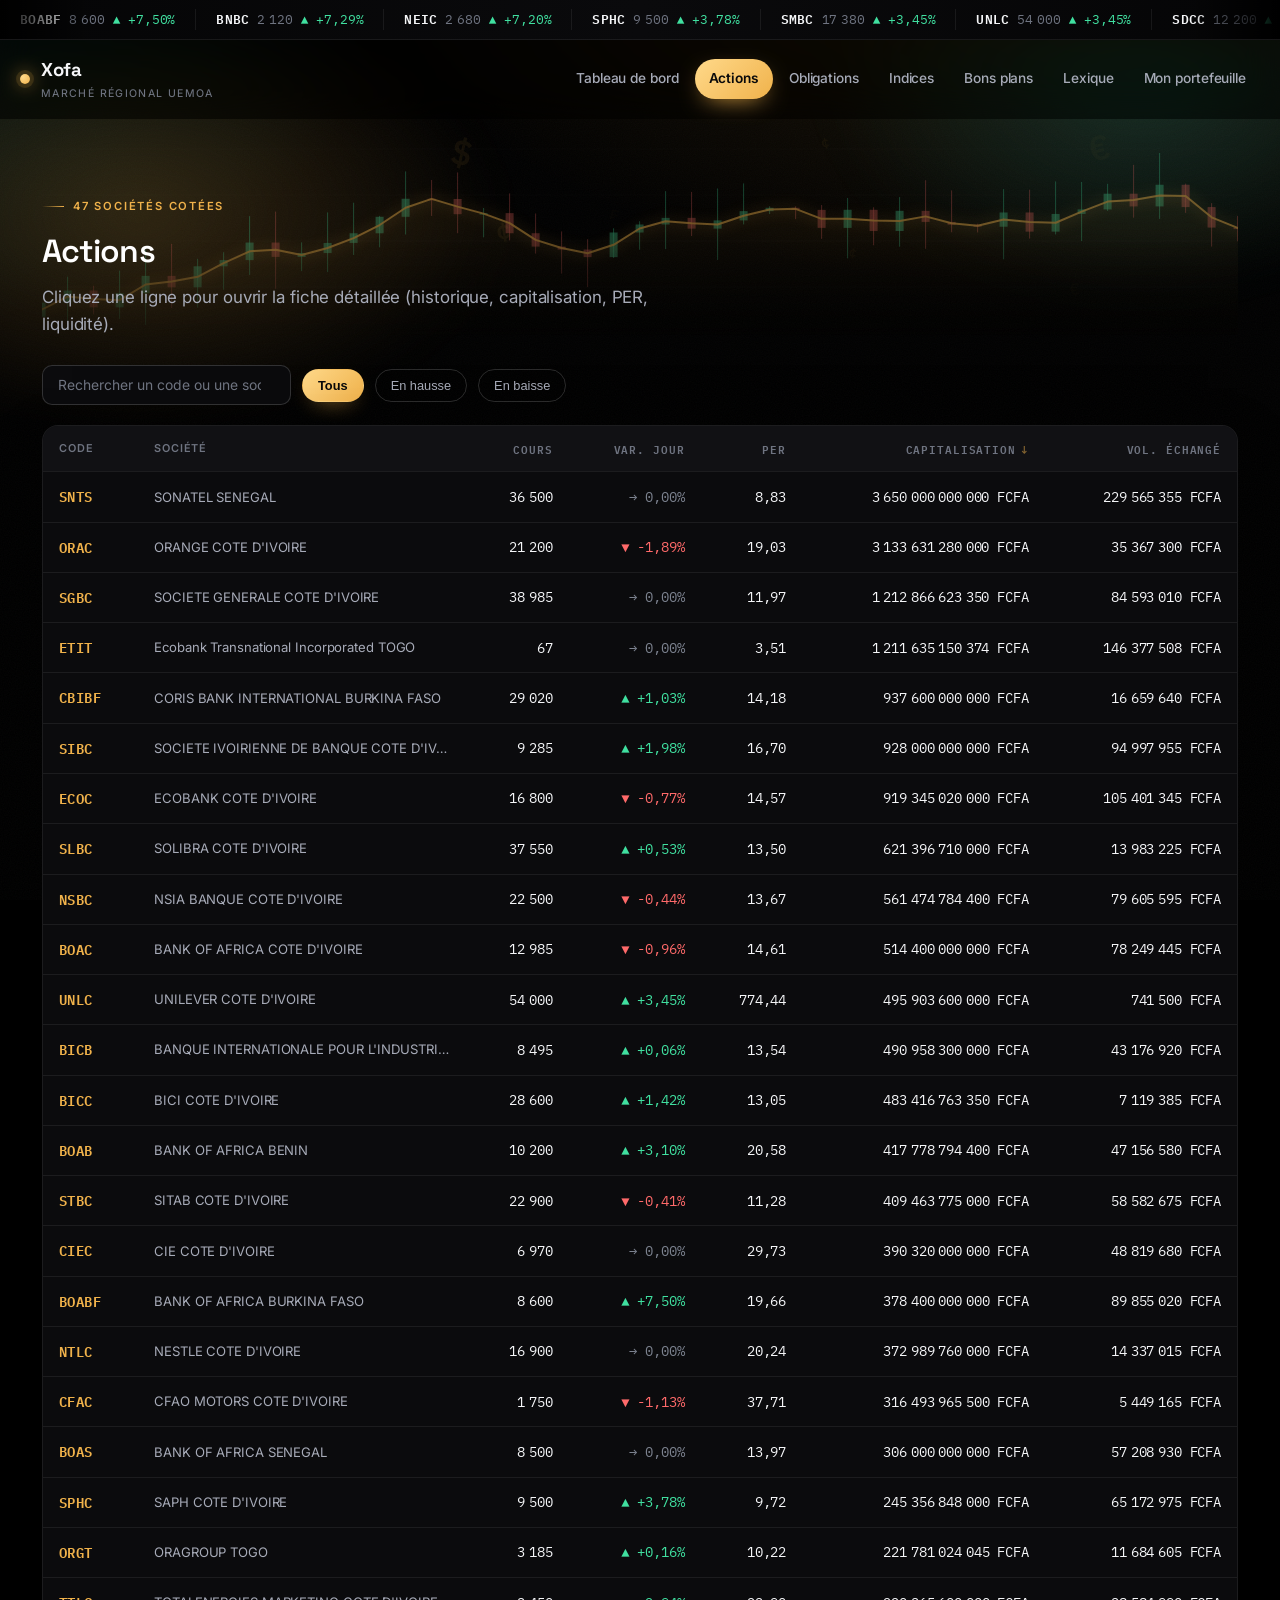
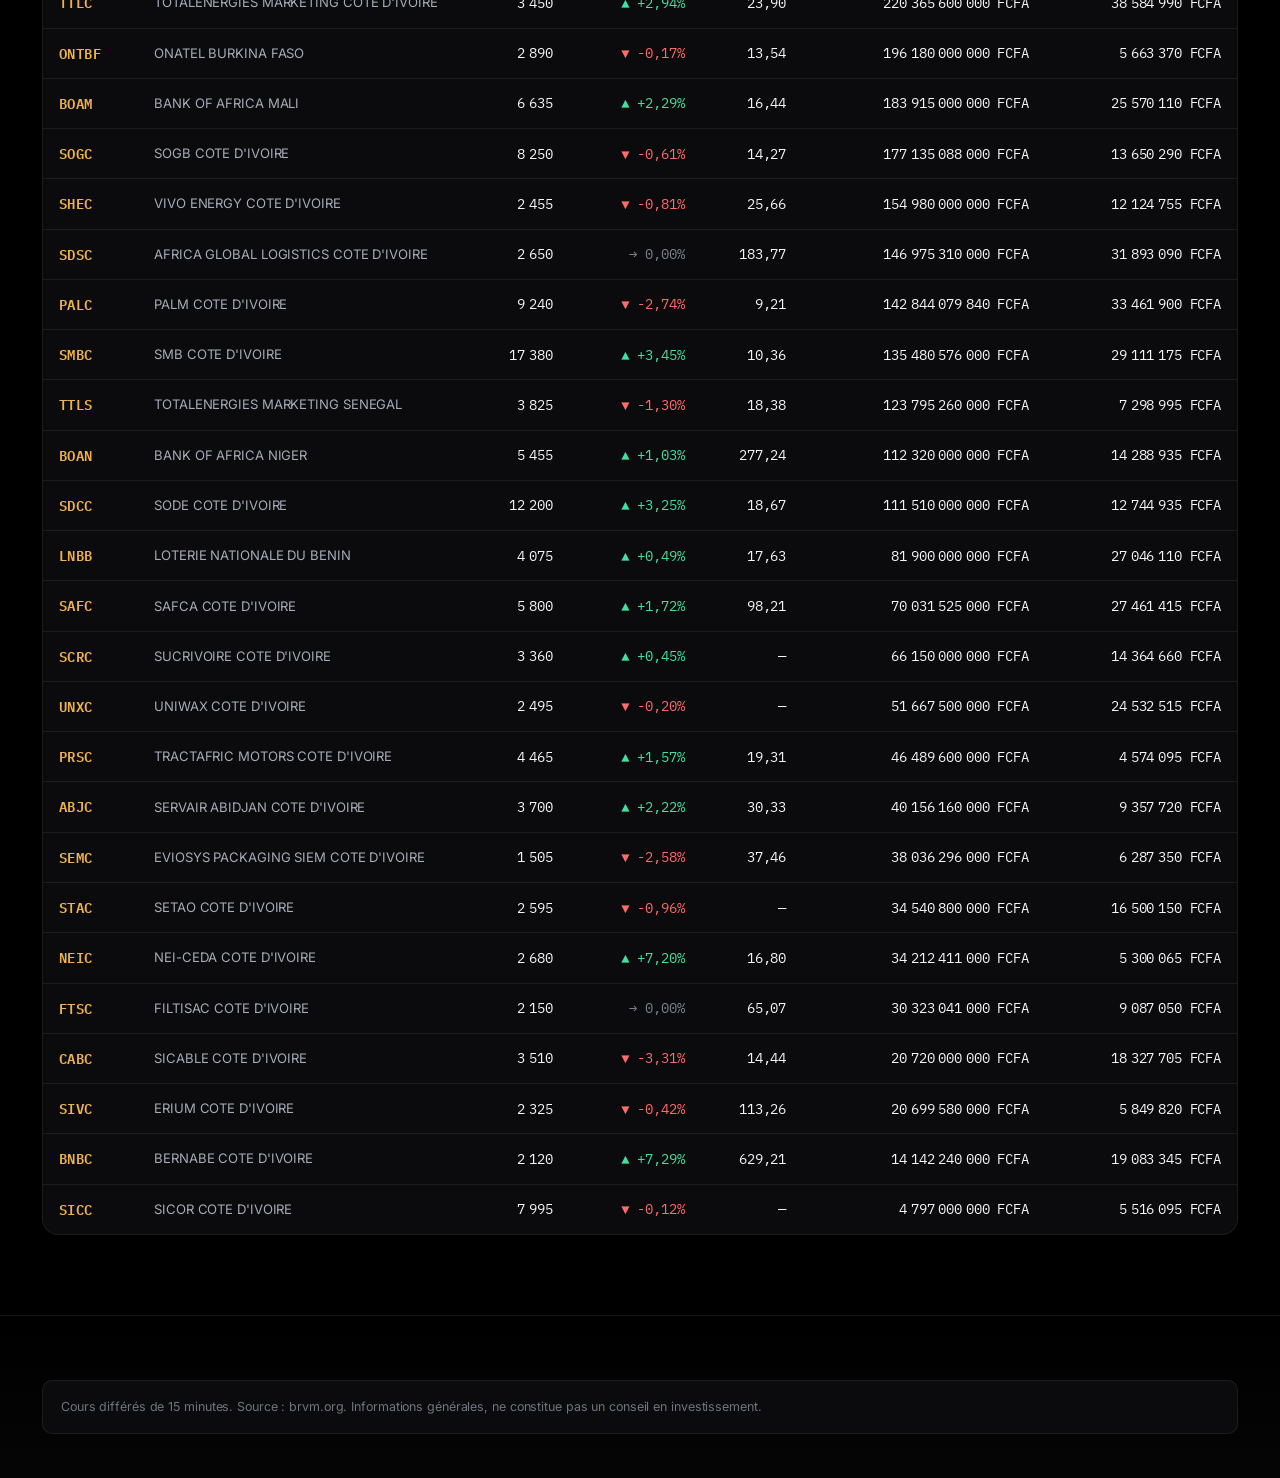
<file: actions.html>
<!DOCTYPE html>
<html lang="fr">
<head>
<meta charset="UTF-8">
<meta name="viewport" content="width=device-width, initial-scale=1.0">
<script>document.documentElement.classList.add("motion")</script>
<title>Actions — Xofa</title>
<link rel="preconnect" href="https://fonts.googleapis.com">
<link rel="preconnect" href="https://fonts.gstatic.com" crossorigin>
<link href="https://fonts.googleapis.com/css2?family=Space+Grotesk:wght@400;500;600;700&family=Inter:wght@400;450;500;600;700&family=IBM+Plex+Mono:wght@400;500;600&display=swap" rel="stylesheet">
<link rel="stylesheet" href="assets/style.css">
</head>
<body>

<header class="site-header">
  <div class="ticker" id="ticker"><div class="ticker-track"><span class="ticker-item">Chargement…</span></div></div>
  <div class="wrap topbar">
    <a href="index.html" class="brand"><span class="dot"></span><div>Xofa<small>Marché régional UEMOA</small></div></a>
    <button class="nav-toggle" type="button" aria-label="Ouvrir le menu" aria-expanded="false"><span></span></button>
    <nav class="nav">
      <a href="index.html" data-page="index.html">Tableau de bord</a>
      <a href="actions.html" data-page="actions.html">Actions</a>
      <a href="obligations.html" data-page="obligations.html">Obligations</a>
      <a href="indices.html" data-page="indices.html">Indices</a>
      <a href="bons-plans.html" data-page="bons-plans.html">Bons plans</a>
      <a href="lexique.html" data-page="lexique.html">Lexique</a>
      <a href="portefeuille.html" data-page="portefeuille.html">Mon portefeuille</a>
    </nav>
  </div>
</header>

<main class="wrap">
  <div class="hero" style="padding-bottom:10px;">
    <div class="hero-bg" aria-hidden="true"></div>
    <span class="eyebrow" data-reveal style="--i:0">47 sociétés cotées</span>
    <h1 style="font-size:2rem;" data-reveal>Actions</h1>
    <p class="lead" data-reveal style="--i:1">Cliquez une ligne pour ouvrir la fiche détaillée (historique, capitalisation, PER, liquidité).</p>
  </div>

  <div class="filters" data-reveal>
    <input type="search" id="search" placeholder="Rechercher un code ou une société…">
    <button class="chip active" data-filter="all">Tous</button>
    <button class="chip" data-filter="up">En hausse</button>
    <button class="chip" data-filter="down">En baisse</button>
  </div>

  <div class="table-shell" data-reveal>
    <table class="data" id="actionsTable">
      <thead><tr>
        <th data-key="code">Code</th>
        <th data-key="nom">Société</th>
        <th data-key="cours" class="num">Cours</th>
        <th data-key="variation" class="num">Var. jour</th>
        <th data-key="per" class="num">PER</th>
        <th data-key="capGlob" class="num">Capitalisation</th>
        <th data-key="volValeur" class="num">Vol. échangé</th>
      </tr></thead>
      <tbody></tbody>
    </table>
  </div>
  <div class="mobile-cards" id="actionsCards"></div>
</main>

<footer class="site-footer">
  <div class="wrap">
    <div class="disclaimer">Cours différés de 15 minutes. Source : brvm.org. Informations générales, ne constitue pas un conseil en investissement.</div>
  </div>
</footer>

<script src="assets/config.js"></script>
<script src="assets/data-seed.js"></script>
<script src="assets/drive-client.js"></script>
<script src="assets/app.js"></script>
<script src="assets/motion.js" defer></script>
<script>
BRVM.markActiveNav();
window.BRVM_DATA_READY.then(data => {
  const actions = BRVM.actionsAsArray(data);
  BRVM.renderTicker(document.getElementById('ticker'), actions.slice().sort((a,b)=>b.history.at(-1).variation-a.history.at(-1).variation));

  const rows = actions.map(a => {
    const l = a.history.at(-1);
    return { code: a.code, nom: a.nom, cours: l.cours, variation: l.variation, per: l.per, capGlob: l.capGlob, volValeur: l.volValeur };
  });

  function renderRow(r) {
    return `<tr onclick="location.href='detail.html?type=action&code=${r.code}'">
      <td><span class="code-badge">${r.code}</span></td>
      <td class="name-cell">${r.nom}</td>
      <td class="num">${BRVM.fmtNum(r.cours)}</td>
      <td class="num ${BRVM.pctClass(r.variation)}">${BRVM.arrow(r.variation)} ${BRVM.fmtPct(r.variation)}</td>
      <td class="num">${r.per ? BRVM.fmtNum(r.per,2) : '—'}</td>
      <td class="num">${BRVM.fmtFCFA(r.capGlob)}</td>
      <td class="num">${BRVM.fmtFCFA(r.volValeur)}</td>
    </tr>`;
  }

  function renderCard(r) {
    return BRVM.rowCard({
      href: `detail.html?type=action&code=${r.code}`,
      code: r.code, title: r.nom,
      tag: `${BRVM.arrow(r.variation)} ${BRVM.fmtPct(r.variation)}`, tagCls: BRVM.tagClass(r.variation),
      price: BRVM.fmtNum(r.cours) + ' FCFA',
      extras: [
        ['PER', r.per ? BRVM.fmtNum(r.per,2) : '—'],
        ['Capitalisation', BRVM.fmtFCFA(r.capGlob)],
        ['Vol. échangé', BRVM.fmtFCFA(r.volValeur)]
      ]
    });
  }

  const sortable = BRVM.makeSortableTable({
    tableEl: document.getElementById('actionsTable'),
    rows, columns: [1,2,3,4,5,6,7],
    renderRow, initialSort: { key: 'capGlob', dir: 'desc' },
    cardsEl: document.getElementById('actionsCards'), renderCard
  });

  document.getElementById('search').addEventListener('input', e => {
    const q = e.target.value.trim().toLowerCase();
    applyFilters(q, currentChip);
  });
  let currentChip = 'all';
  document.querySelectorAll('.chip').forEach(chip => {
    chip.addEventListener('click', () => {
      document.querySelectorAll('.chip').forEach(c=>c.classList.remove('active'));
      chip.classList.add('active');
      currentChip = chip.dataset.filter;
      applyFilters(document.getElementById('search').value.trim().toLowerCase(), currentChip);
    });
  });
  function applyFilters(q, chip) {
    sortable.setFilter(r => {
      const matchQ = !q || r.code.toLowerCase().includes(q) || r.nom.toLowerCase().includes(q);
      const matchChip = chip==='all' || (chip==='up' && r.variation>0) || (chip==='down' && r.variation<0);
      return matchQ && matchChip;
    });
  }
});
</script>
</body>
</html>
</file>
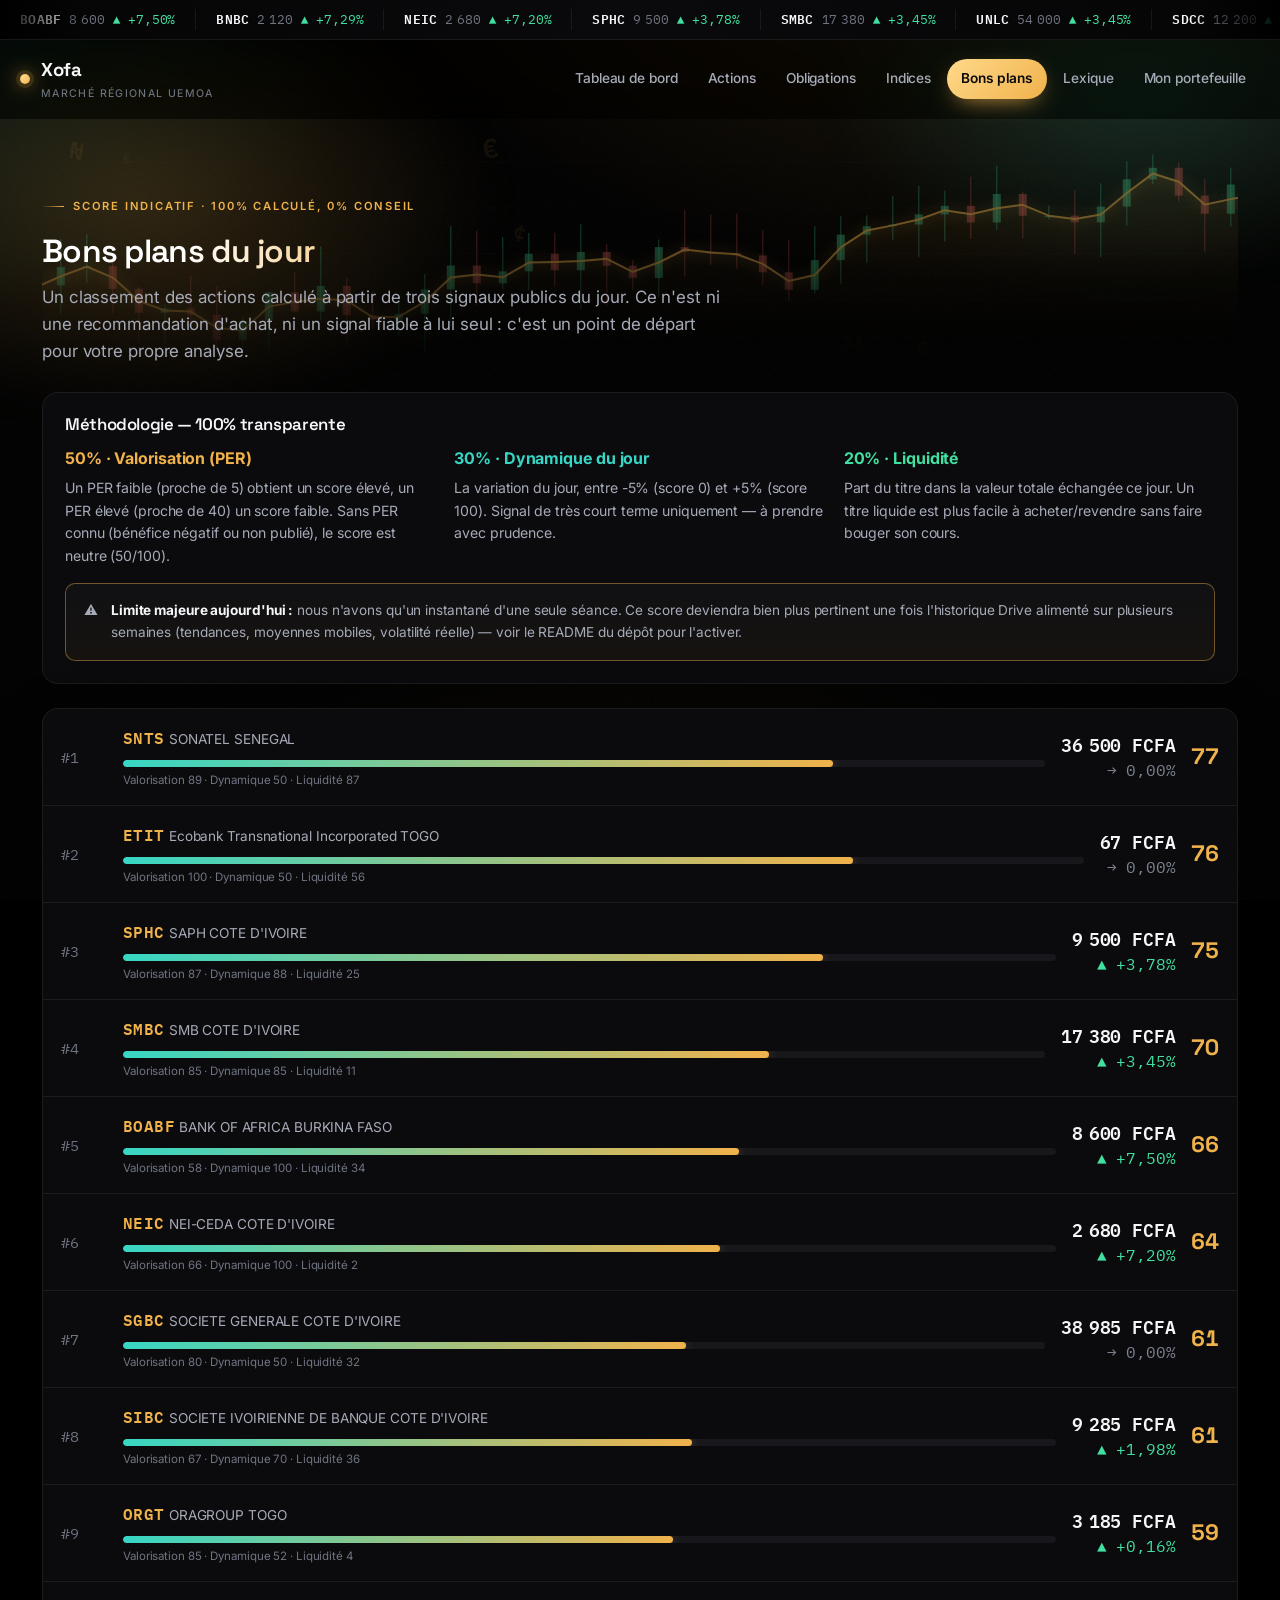
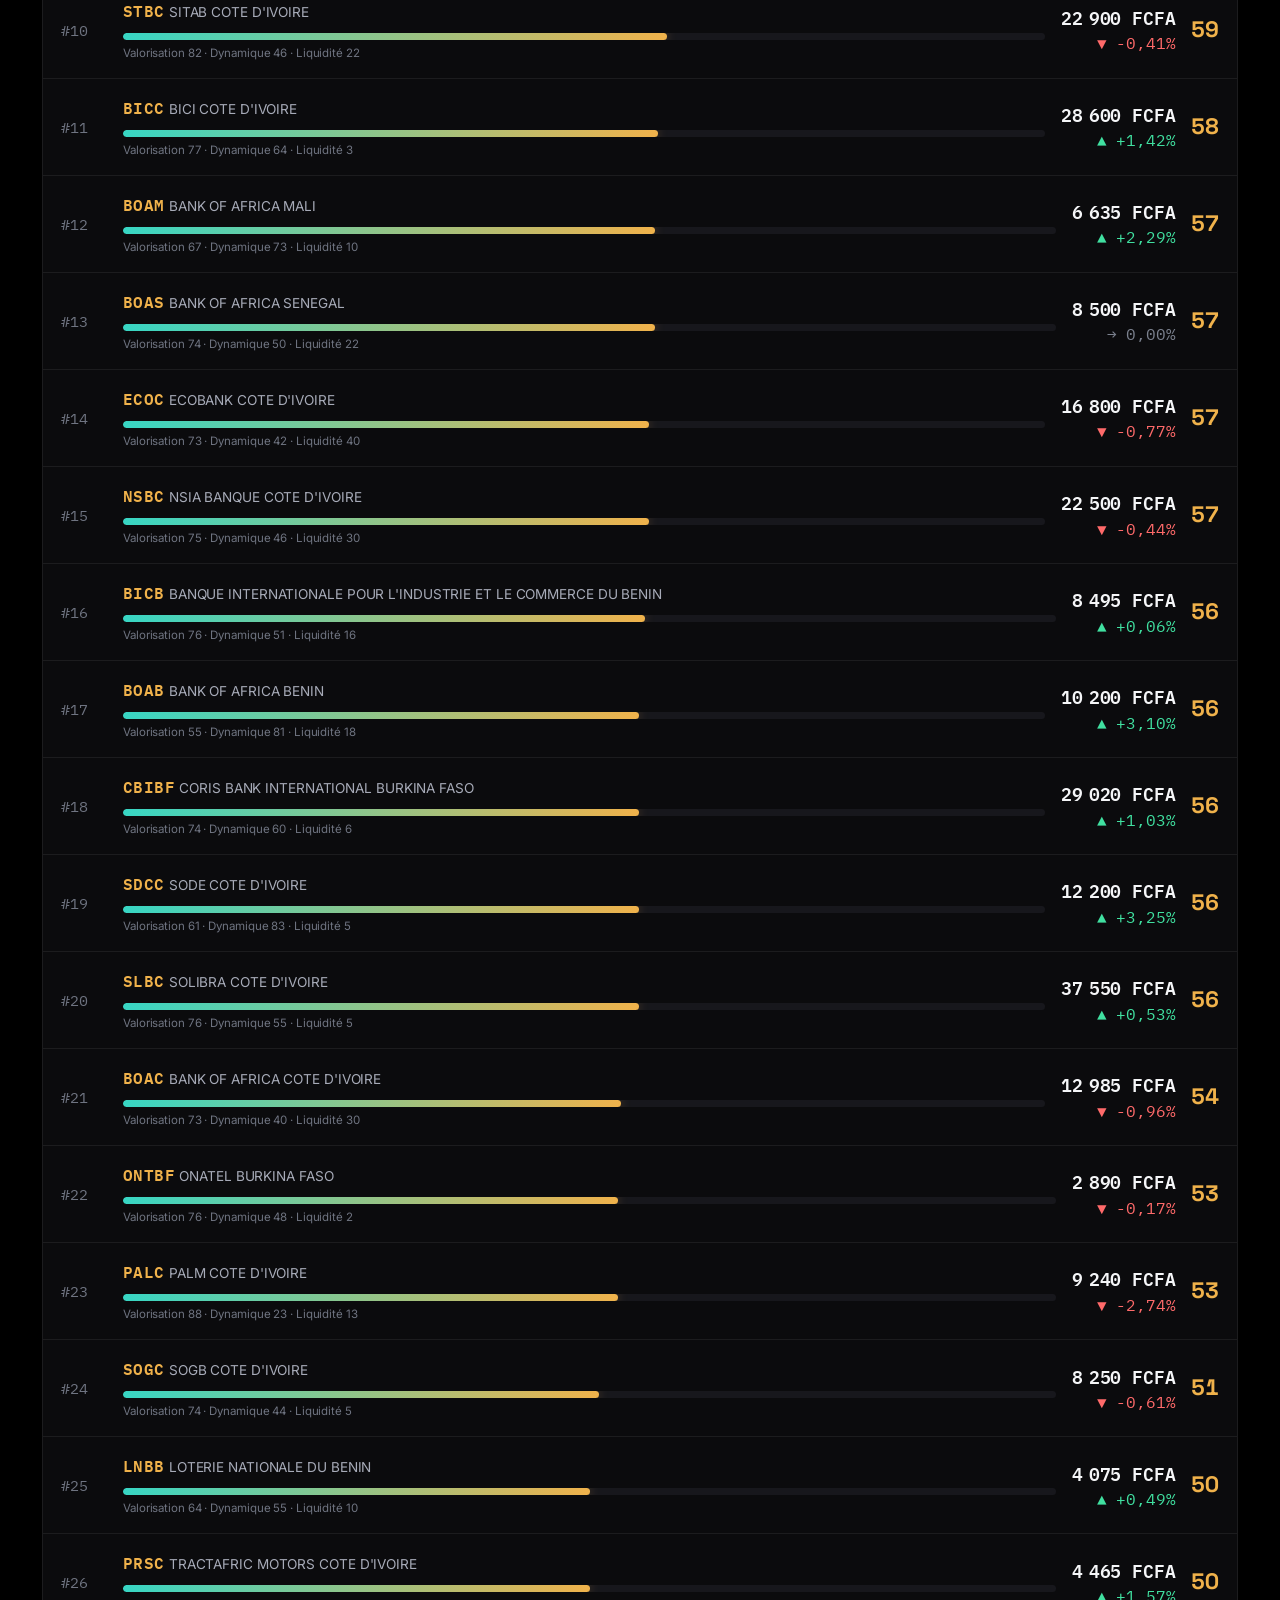
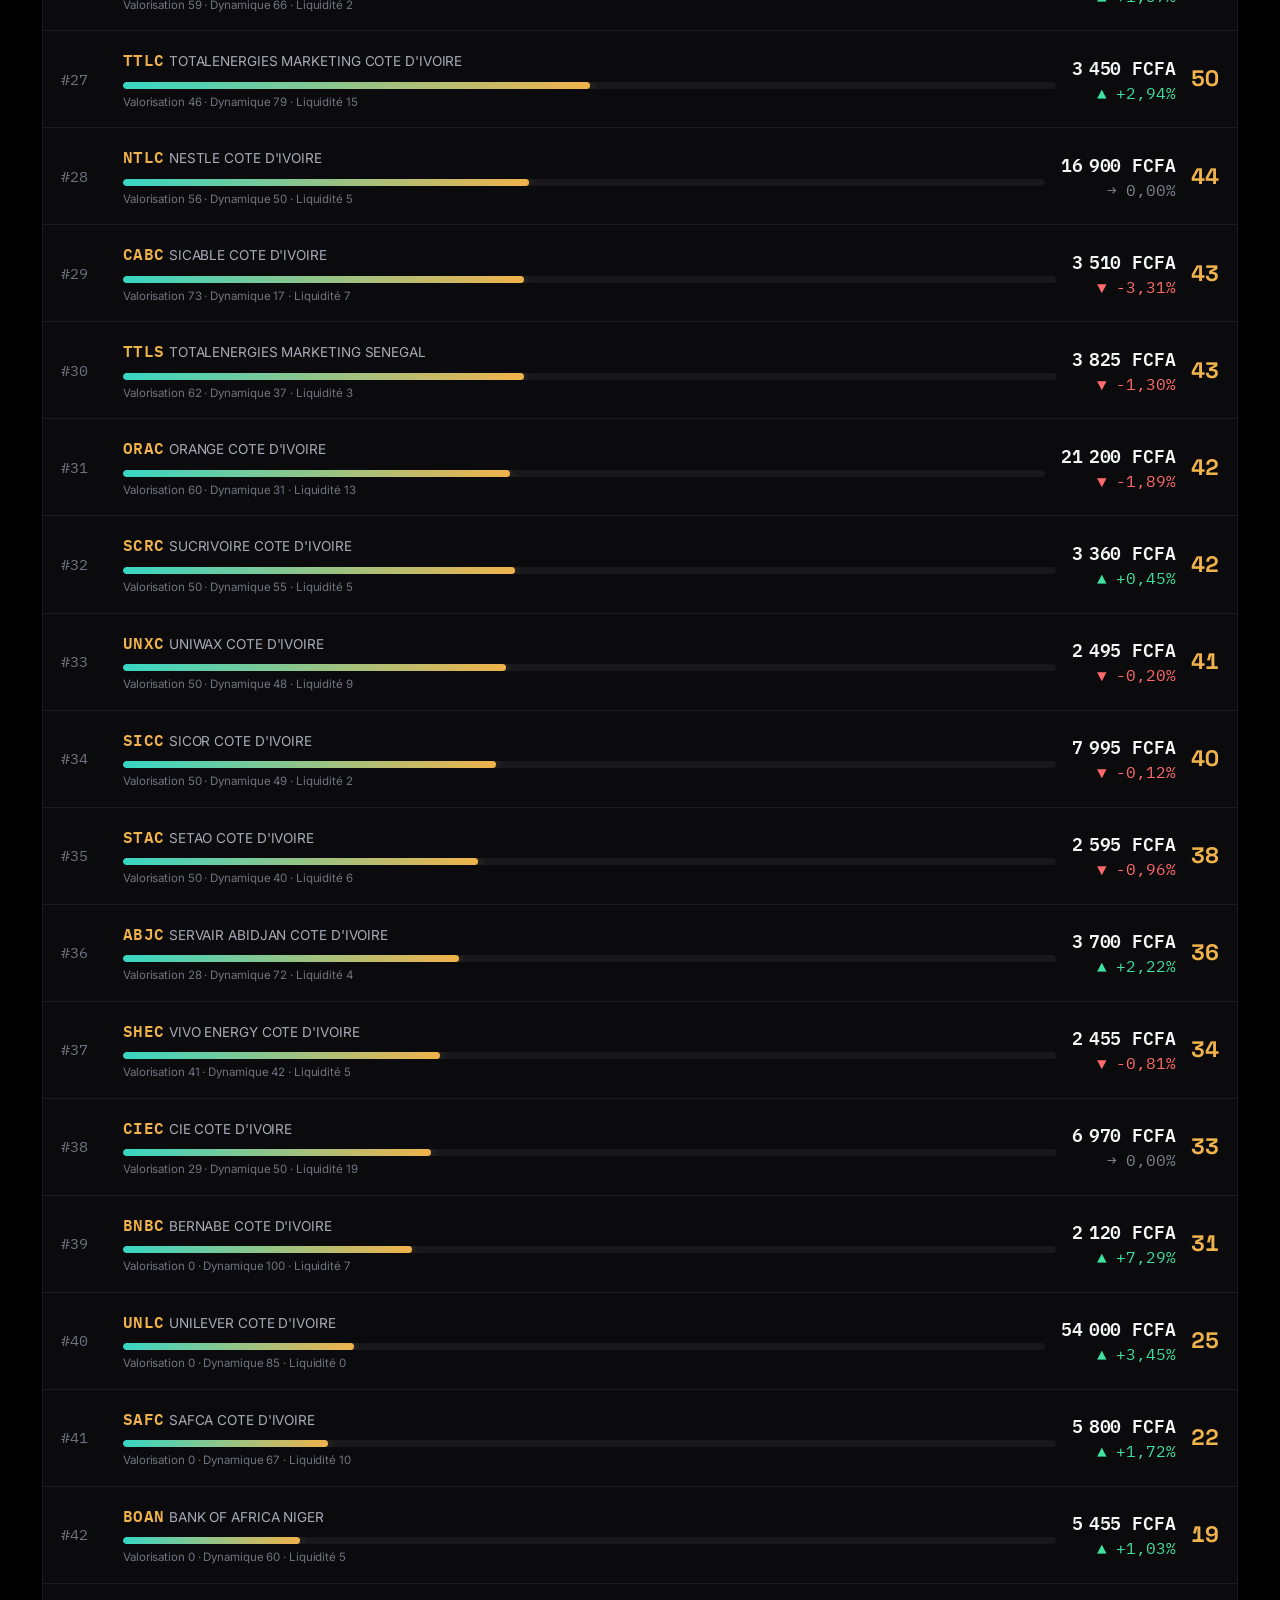
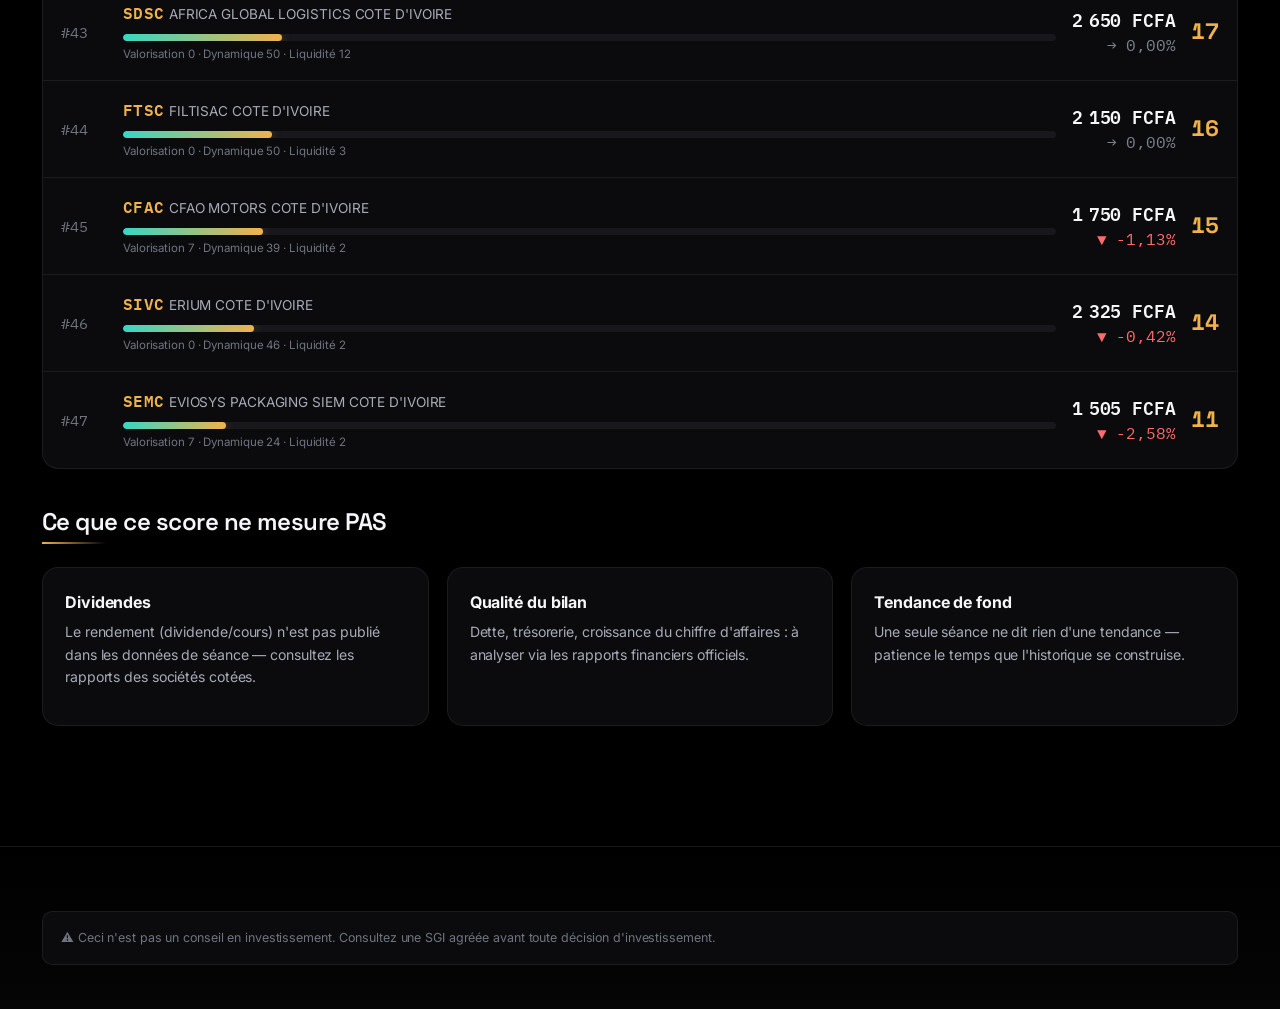
<file: bons-plans.html>
<!DOCTYPE html>
<html lang="fr">
<head>
<meta charset="UTF-8">
<meta name="viewport" content="width=device-width, initial-scale=1.0">
<script>document.documentElement.classList.add("motion")</script>
<title>Bons plans du jour — Xofa</title>
<link rel="preconnect" href="https://fonts.googleapis.com">
<link rel="preconnect" href="https://fonts.gstatic.com" crossorigin>
<link href="https://fonts.googleapis.com/css2?family=Space+Grotesk:wght@400;500;600;700&family=Inter:wght@400;450;500;600;700&family=IBM+Plex+Mono:wght@400;500;600&display=swap" rel="stylesheet">
<link rel="stylesheet" href="assets/style.css">
</head>
<body>

<header class="site-header">
  <div class="ticker" id="ticker"><div class="ticker-track"><span class="ticker-item">Chargement…</span></div></div>
  <div class="wrap topbar">
    <a href="index.html" class="brand"><span class="dot"></span><div>Xofa<small>Marché régional UEMOA</small></div></a>
    <button class="nav-toggle" type="button" aria-label="Ouvrir le menu" aria-expanded="false"><span></span></button>
    <nav class="nav">
      <a href="index.html" data-page="index.html">Tableau de bord</a>
      <a href="actions.html" data-page="actions.html">Actions</a>
      <a href="obligations.html" data-page="obligations.html">Obligations</a>
      <a href="indices.html" data-page="indices.html">Indices</a>
      <a href="bons-plans.html" data-page="bons-plans.html">Bons plans</a>
      <a href="lexique.html" data-page="lexique.html">Lexique</a>
      <a href="portefeuille.html" data-page="portefeuille.html">Mon portefeuille</a>
    </nav>
  </div>
</header>

<main class="wrap">
  <div class="hero" style="padding-bottom:10px;">
    <div class="hero-bg" aria-hidden="true"></div>
    <span class="eyebrow" data-reveal style="--i:0">Score indicatif · 100% calculé, 0% conseil</span>
    <h1 style="font-size:2rem;" data-reveal>Bons plans du jour</h1>
    <p class="lead" data-reveal style="--i:1">Un classement des actions calculé à partir de trois signaux publics du jour. Ce n'est ni une recommandation d'achat, ni un signal fiable à lui seul : c'est un point de départ pour votre propre analyse.</p>
  </div>

  <div class="card" data-reveal style="margin-bottom:24px;">
    <h2 style="font-size:1.05rem;margin-bottom:12px;">Méthodologie — 100% transparente</h2>
    <div class="card-grid">
      <div>
        <b style="color:var(--gold)">50% · Valorisation (PER)</b>
        <p style="color:var(--text-dim);font-size:.88rem;margin:6px 0 0;">Un PER faible (proche de 5) obtient un score élevé, un PER élevé (proche de 40) un score faible. Sans PER connu (bénéfice négatif ou non publié), le score est neutre (50/100).</p>
      </div>
      <div>
        <b style="color:var(--lagoon)">30% · Dynamique du jour</b>
        <p style="color:var(--text-dim);font-size:.88rem;margin:6px 0 0;">La variation du jour, entre -5% (score 0) et +5% (score 100). Signal de très court terme uniquement — à prendre avec prudence.</p>
      </div>
      <div>
        <b style="color:var(--up)">20% · Liquidité</b>
        <p style="color:var(--text-dim);font-size:.88rem;margin:6px 0 0;">Part du titre dans la valeur totale échangée ce jour. Un titre liquide est plus facile à acheter/revendre sans faire bouger son cours.</p>
      </div>
    </div>
    <div class="banner warn" style="margin-top:16px;margin-bottom:0;">⚠️ <div><b>Limite majeure aujourd'hui :</b> nous n'avons qu'un instantané d'une seule séance. Ce score deviendra bien plus pertinent une fois l'historique Drive alimenté sur plusieurs semaines (tendances, moyennes mobiles, volatilité réelle) — voir le README du dépôt pour l'activer.</div></div>
  </div>

  <div class="list-shell" data-reveal>
    <div id="scoreList"></div>
  </div>

  <section class="section" data-reveal>
    <div class="section-head"><h2>Ce que ce score ne mesure PAS</h2></div>
    <div class="card-grid">
      <div class="card"><b>Dividendes</b><p style="color:var(--text-dim);font-size:.88rem;margin-top:6px;">Le rendement (dividende/cours) n'est pas publié dans les données de séance — consultez les rapports des sociétés cotées.</p></div>
      <div class="card"><b>Qualité du bilan</b><p style="color:var(--text-dim);font-size:.88rem;margin-top:6px;">Dette, trésorerie, croissance du chiffre d'affaires : à analyser via les rapports financiers officiels.</p></div>
      <div class="card"><b>Tendance de fond</b><p style="color:var(--text-dim);font-size:.88rem;margin-top:6px;">Une seule séance ne dit rien d'une tendance — patience le temps que l'historique se construise.</p></div>
    </div>
  </section>
</main>

<footer class="site-footer">
  <div class="wrap"><div class="disclaimer">⚠️ Ceci n'est pas un conseil en investissement. Consultez une SGI agréée avant toute décision d'investissement.</div></div>
</footer>

<script src="assets/config.js"></script>
<script src="assets/data-seed.js"></script>
<script src="assets/drive-client.js"></script>
<script src="assets/app.js"></script>
<script src="assets/motion.js" defer></script>
<script>
BRVM.markActiveNav();
window.BRVM_DATA_READY.then(data => {
  const actions = BRVM.actionsAsArray(data);
  BRVM.renderTicker(document.getElementById('ticker'), actions.slice().sort((a,b)=>b.history.at(-1).variation-a.history.at(-1).variation));

  const scored = actions.map(a => ({ a, s: BRVM.computeOpportunityScore(a) })).sort((x,y) => y.s.score - x.s.score);

  document.getElementById('scoreList').innerHTML = scored.map((row, i) => {
    const { a, s } = row;
    const last = a.history.at(-1);
    return `<div class="score-row" onclick="location.href='detail.html?type=action&code=${a.code}'" style="cursor:pointer;">
      <div class="rank">#${i+1}</div>
      <div>
        <div><span class="code-badge">${a.code}</span> <span style="color:var(--text-dim);font-size:.85rem;">${a.nom}</span></div>
        <div class="score-bar-track"><div class="score-bar-fill" style="width:${s.score}%"></div></div>
        <div style="font-size:.72rem;color:var(--muted);margin-top:4px;">Valorisation ${s.scoreVal} · Dynamique ${s.scoreMomentum} · Liquidité ${s.scoreLiquidite}</div>
      </div>
      <div class="num" style="text-align:right;">
        <div style="font-size:1.1rem;font-weight:600;">${BRVM.fmtNum(last.cours)} FCFA</div>
        <div class="${BRVM.pctClass(last.variation)}">${BRVM.arrow(last.variation)} ${BRVM.fmtPct(last.variation)}</div>
      </div>
      <div class="num" style="text-align:right;font-family:var(--font-display);font-weight:700;font-size:1.4rem;color:var(--gold);">${s.score}</div>
    </div>`;
  }).join('');
});
</script>
</body>
</html>
</file>
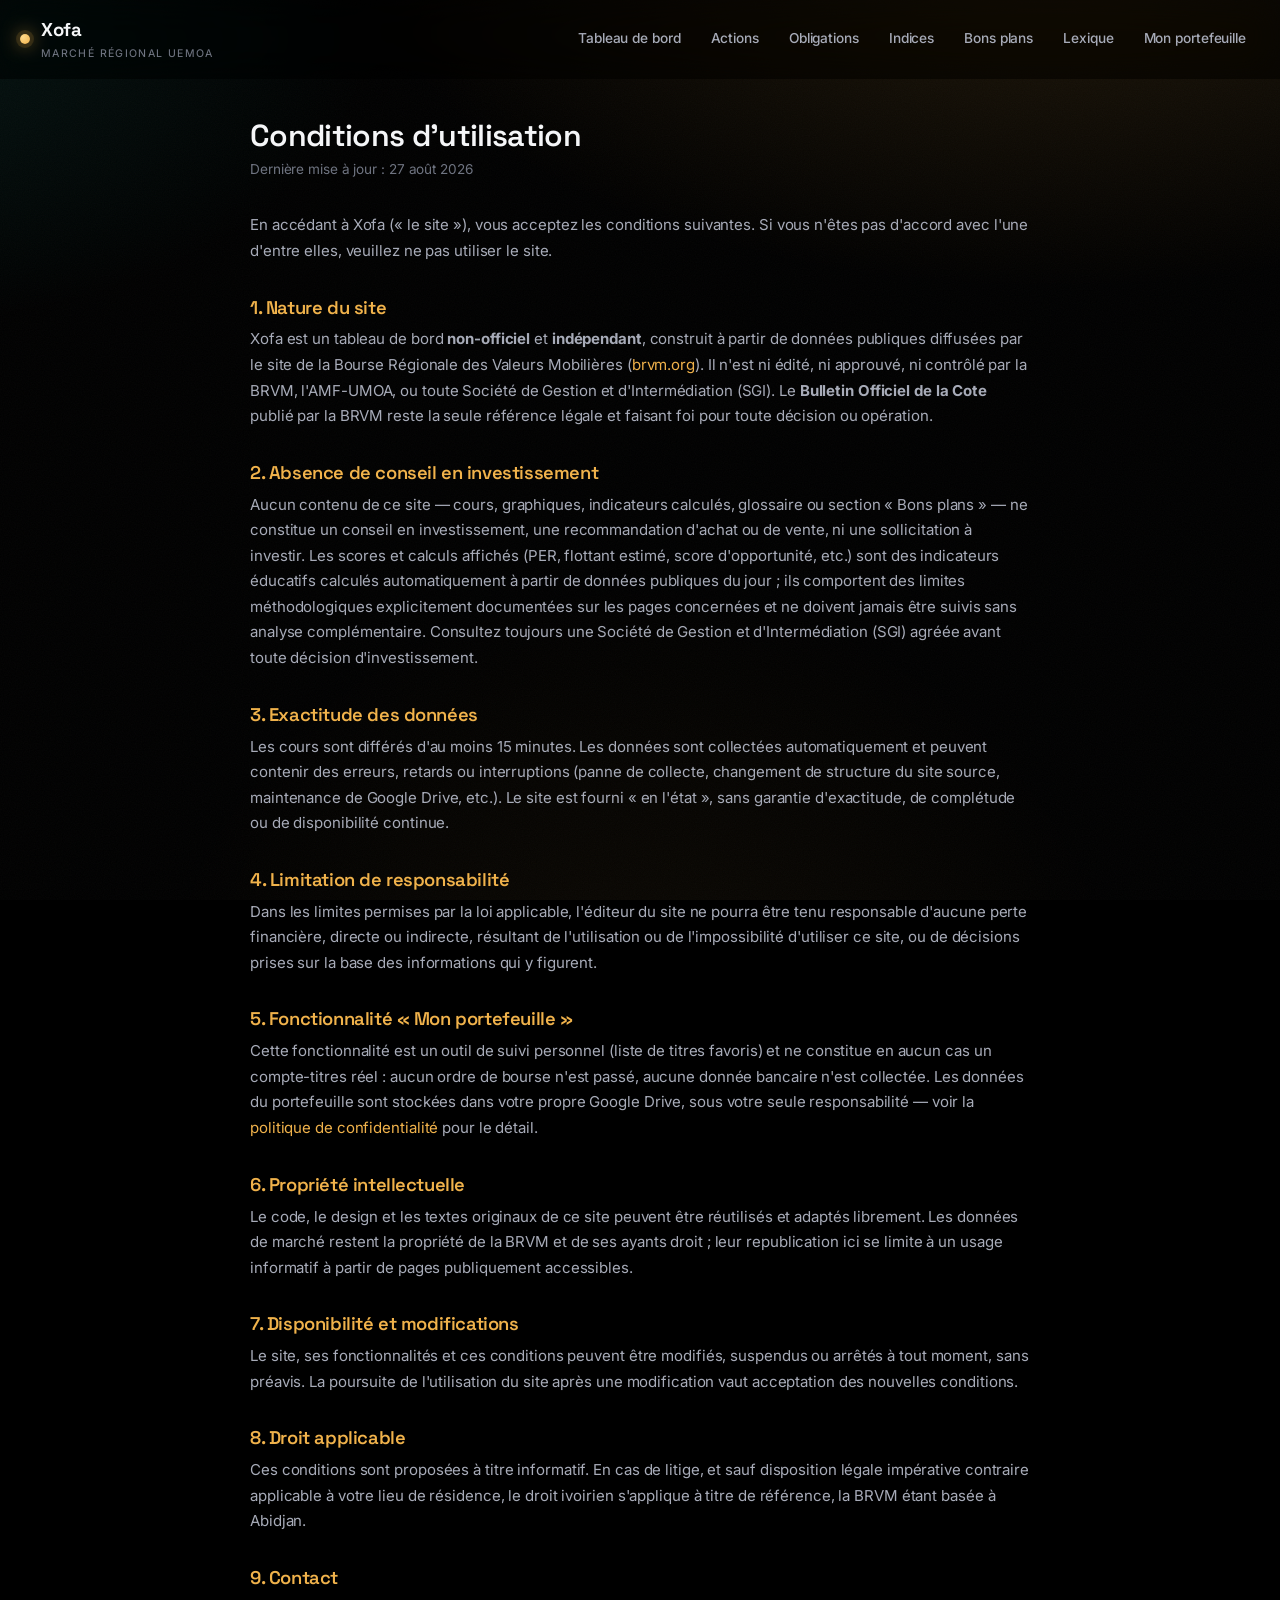
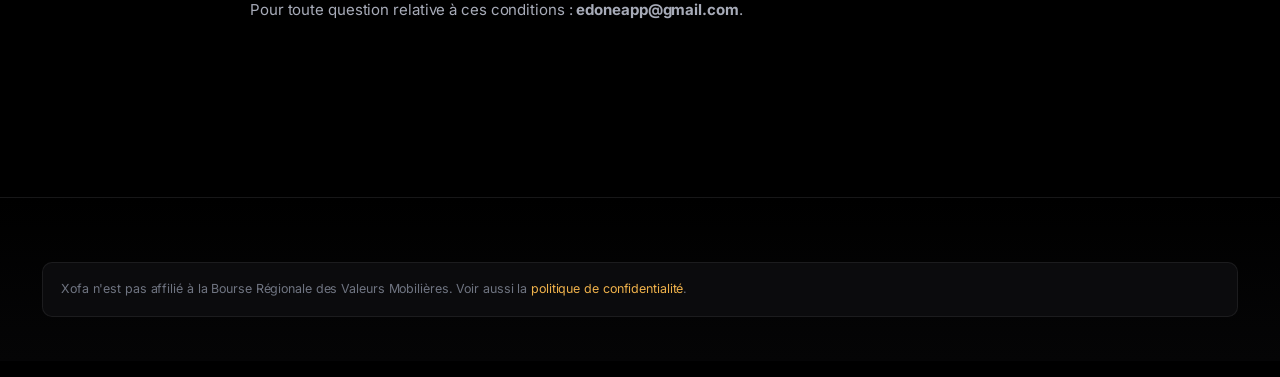
<file: conditions-utilisation.html>
<!DOCTYPE html>
<html lang="fr">
<head>
<meta charset="UTF-8">
<meta name="viewport" content="width=device-width, initial-scale=1.0">
<script>document.documentElement.classList.add("motion")</script>
<title>Conditions d'utilisation — Xofa</title>
<link rel="preconnect" href="https://fonts.googleapis.com">
<link rel="preconnect" href="https://fonts.gstatic.com" crossorigin>
<link href="https://fonts.googleapis.com/css2?family=Space+Grotesk:wght@400;500;600;700&family=Inter:wght@400;450;500;600;700&family=IBM+Plex+Mono:wght@400;500;600&display=swap" rel="stylesheet">
<link rel="stylesheet" href="assets/style.css">
<style>
  .legal { max-width: 780px; margin: 0 auto; padding: 40px 0 80px; }
  .legal h1 { font-size: 1.9rem; margin-bottom: 6px; }
  .legal .updated { color: var(--muted); font-size: .85rem; margin-bottom: 32px; }
  .legal h2 { font-size: 1.15rem; margin-top: 34px; color: var(--gold); }
  .legal p, .legal li { color: var(--text-dim); font-size: .94rem; line-height: 1.7; }
  .legal ul { padding-left: 20px; }
</style>
</head>
<body>

<header class="site-header">
  <div class="wrap topbar">
    <a href="index.html" class="brand"><span class="dot"></span><div>Xofa<small>Marché régional UEMOA</small></div></a>
    <button class="nav-toggle" type="button" aria-label="Ouvrir le menu" aria-expanded="false"><span></span></button>
    <nav class="nav">
      <a href="index.html" data-page="index.html">Tableau de bord</a>
      <a href="actions.html" data-page="actions.html">Actions</a>
      <a href="obligations.html" data-page="obligations.html">Obligations</a>
      <a href="indices.html" data-page="indices.html">Indices</a>
      <a href="bons-plans.html" data-page="bons-plans.html">Bons plans</a>
      <a href="lexique.html" data-page="lexique.html">Lexique</a>
      <a href="portefeuille.html" data-page="portefeuille.html">Mon portefeuille</a>
    </nav>
  </div>
</header>

<main class="wrap">
  <div class="legal">
    <h1>Conditions d'utilisation</h1>
    <div class="updated">Dernière mise à jour : 27 août 2026</div>

    <p>En accédant à Xofa (« le site »), vous acceptez les conditions suivantes. Si vous n'êtes pas
    d'accord avec l'une d'entre elles, veuillez ne pas utiliser le site.</p>

    <h2>1. Nature du site</h2>
    <p>Xofa est un tableau de bord <b>non-officiel</b> et <b>indépendant</b>, construit à partir de
    données publiques diffusées par le site de la Bourse Régionale des Valeurs Mobilières
    (<a href="https://www.brvm.org" target="_blank" rel="noopener" style="color:var(--gold)">brvm.org</a>).
    Il n'est ni édité, ni approuvé, ni contrôlé par la BRVM, l'AMF-UMOA, ou toute Société de Gestion et
    d'Intermédiation (SGI). Le <b>Bulletin Officiel de la Cote</b> publié par la BRVM reste la seule
    référence légale et faisant foi pour toute décision ou opération.</p>

    <h2>2. Absence de conseil en investissement</h2>
    <p>Aucun contenu de ce site — cours, graphiques, indicateurs calculés, glossaire ou section « Bons
    plans » — ne constitue un conseil en investissement, une recommandation d'achat ou de vente, ni une
    sollicitation à investir. Les scores et calculs affichés (PER, flottant estimé, score d'opportunité,
    etc.) sont des indicateurs éducatifs calculés automatiquement à partir de données publiques du jour ;
    ils comportent des limites méthodologiques explicitement documentées sur les pages concernées et ne
    doivent jamais être suivis sans analyse complémentaire. Consultez toujours une Société de Gestion et
    d'Intermédiation (SGI) agréée avant toute décision d'investissement.</p>

    <h2>3. Exactitude des données</h2>
    <p>Les cours sont différés d'au moins 15 minutes. Les données sont collectées automatiquement et
    peuvent contenir des erreurs, retards ou interruptions (panne de collecte, changement de structure du
    site source, maintenance de Google Drive, etc.). Le site est fourni « en l'état », sans garantie
    d'exactitude, de complétude ou de disponibilité continue.</p>

    <h2>4. Limitation de responsabilité</h2>
    <p>Dans les limites permises par la loi applicable, l'éditeur du site ne pourra être tenu responsable
    d'aucune perte financière, directe ou indirecte, résultant de l'utilisation ou de l'impossibilité
    d'utiliser ce site, ou de décisions prises sur la base des informations qui y figurent.</p>

    <h2>5. Fonctionnalité « Mon portefeuille »</h2>
    <p>Cette fonctionnalité est un outil de suivi personnel (liste de titres favoris) et ne constitue en
    aucun cas un compte-titres réel : aucun ordre de bourse n'est passé, aucune donnée bancaire n'est
    collectée. Les données du portefeuille sont stockées dans votre propre Google Drive, sous votre seule
    responsabilité — voir la <a href="politique-confidentialite.html" style="color:var(--gold)">politique de
    confidentialité</a> pour le détail.</p>

    <h2>6. Propriété intellectuelle</h2>
    <p>Le code, le design et les textes originaux de ce site peuvent être réutilisés et adaptés librement.
    Les données de marché restent la propriété de la BRVM et de ses ayants droit ; leur republication ici
    se limite à un usage informatif à partir de pages publiquement accessibles.</p>

    <h2>7. Disponibilité et modifications</h2>
    <p>Le site, ses fonctionnalités et ces conditions peuvent être modifiés, suspendus ou arrêtés à tout
    moment, sans préavis. La poursuite de l'utilisation du site après une modification vaut acceptation des
    nouvelles conditions.</p>

    <h2>8. Droit applicable</h2>
    <p>Ces conditions sont proposées à titre informatif. En cas de litige, et sauf disposition légale
    impérative contraire applicable à votre lieu de résidence, le droit ivoirien s'applique à titre de
    référence, la BRVM étant basée à Abidjan.</p>

    <h2>9. Contact</h2>
    <p>Pour toute question relative à ces conditions : <b>edoneapp@gmail.com</b>.</p>
  </div>
</main>

<footer class="site-footer">
  <div class="wrap">
    <div class="disclaimer">Xofa n'est pas affilié à la Bourse Régionale des Valeurs Mobilières. Voir aussi la <a href="politique-confidentialite.html" style="color:var(--gold)">politique de confidentialité</a>.</div>
  </div>
</footer>

<script src="assets/app.js"></script>
<script src="assets/motion.js" defer></script>
<script>BRVM.markActiveNav();</script>
</body>
</html>
</file>
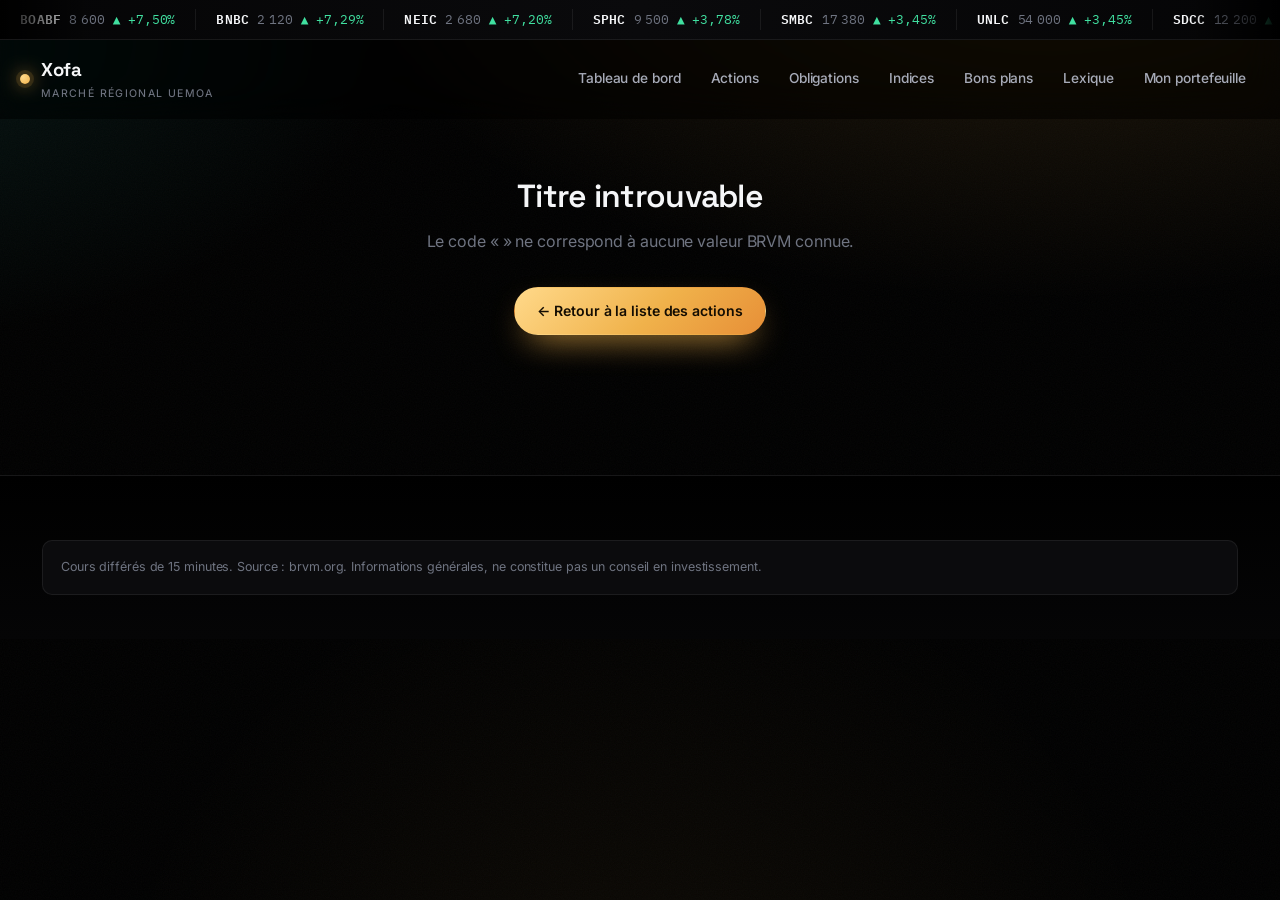
<file: detail.html>
<!DOCTYPE html>
<html lang="fr">
<head>
<meta charset="UTF-8">
<meta name="viewport" content="width=device-width, initial-scale=1.0">
<script>document.documentElement.classList.add("motion")</script>
<title id="pageTitle">Fiche titre — Xofa</title>
<link rel="preconnect" href="https://fonts.googleapis.com">
<link rel="preconnect" href="https://fonts.gstatic.com" crossorigin>
<link href="https://fonts.googleapis.com/css2?family=Space+Grotesk:wght@400;500;600;700&family=Inter:wght@400;450;500;600;700&family=IBM+Plex+Mono:wght@400;500;600&display=swap" rel="stylesheet">
<link rel="stylesheet" href="assets/style.css">
</head>
<body>

<header class="site-header">
  <div class="ticker" id="ticker"><div class="ticker-track"><span class="ticker-item">Chargement…</span></div></div>
  <div class="wrap topbar">
    <a href="index.html" class="brand"><span class="dot"></span><div>Xofa<small>Marché régional UEMOA</small></div></a>
    <button class="nav-toggle" type="button" aria-label="Ouvrir le menu" aria-expanded="false"><span></span></button>
    <nav class="nav">
      <a href="index.html" data-page="index.html">Tableau de bord</a>
      <a href="actions.html" data-page="actions.html">Actions</a>
      <a href="obligations.html" data-page="obligations.html">Obligations</a>
      <a href="indices.html" data-page="indices.html">Indices</a>
      <a href="bons-plans.html" data-page="bons-plans.html">Bons plans</a>
      <a href="lexique.html" data-page="lexique.html">Lexique</a>
      <a href="portefeuille.html" data-page="portefeuille.html">Mon portefeuille</a>
    </nav>
  </div>
</header>

<main class="wrap" id="mainContent">
  <p style="padding-top:30px;color:var(--muted)">Chargement de la fiche…</p>
</main>

<footer class="site-footer">
  <div class="wrap"><div class="disclaimer">Cours différés de 15 minutes. Source : brvm.org. Informations générales, ne constitue pas un conseil en investissement.</div></div>
</footer>

<script src="assets/config.js"></script>
<script src="assets/data-seed.js"></script>
<script src="assets/drive-client.js"></script>
<script src="assets/glossary.js"></script>
<script src="assets/app.js"></script>
<script src="assets/motion.js" defer></script>
<script>
BRVM.markActiveNav();

function glossaryDef(term) {
  const g = window.BRVM_GLOSSARY.find(g => g.term.toLowerCase().startsWith(term.toLowerCase()));
  return g ? g.def : "";
}
function metricCell(label, value, glossaryTerm) {
  const title = glossaryTerm ? glossaryDef(glossaryTerm) : "";
  return `<div class="metric-cell" title="${title.replace(/"/g,'&quot;')}"><div class="l">${label}</div><div class="v">${value}</div></div>`;
}

window.BRVM_DATA_READY.then(data => {
  const params = new URLSearchParams(location.search);
  const type = params.get('type');
  const code = params.get('code');
  const actions = BRVM.actionsAsArray(data);
  BRVM.renderTicker(document.getElementById('ticker'), actions.slice().sort((a,b)=>b.history.at(-1).variation-a.history.at(-1).variation));

  const main = document.getElementById('mainContent');
  let entity, history, kind;

  if (type === 'action' && data.actions[code]) { entity = data.actions[code]; kind = 'action'; }
  else if (type === 'obligation' && data.obligations[code]) { entity = data.obligations[code]; kind = 'obligation'; }
  else if (type === 'indice' && data.indices[code]) { entity = data.indices[code]; kind = 'indice'; }

  if (!entity) {
    main.innerHTML = `<div style="padding:60px 0;text-align:center;">
      <h1>Titre introuvable</h1>
      <p style="color:var(--muted)">Le code « ${code || ''} » ne correspond à aucune valeur BRVM connue.</p>
      <a href="actions.html" class="btn btn-primary" style="margin-top:16px;">← Retour à la liste des actions</a>
    </div>`;
    return;
  }

  document.getElementById('pageTitle').textContent = `${entity.nom} (${code}) — Xofa`;
  history = entity.history;
  const last = history[history.length - 1];
  const first = history[0];

  /* ---------------- ACTION ---------------- */
  if (kind === 'action') {
    const perDef = glossaryDef("PER");
    const capFlottPct = last.capGlob ? (last.capFlott / last.capGlob * 100) : null;
    main.innerHTML = `
      <div class="detail-hero">
        <div>
          <div class="code-big">ACTION · ${code}</div>
          <h1>${entity.nom}</h1>
        </div>
        <div class="detail-price">
          <div class="px">${BRVM.fmtNum(last.cours)}<span style="font-size:1rem;color:var(--muted)"> FCFA</span></div>
          <div class="tag ${BRVM.tagClass(last.variation)}" style="margin-top:6px;">${BRVM.arrow(last.variation)} ${BRVM.fmtPct(last.variation)} aujourd'hui</div>
        </div>
      </div>

      <div class="chart-shell" data-reveal style="margin:20px 0;">
        <canvas id="chart" height="240"></canvas>
        <div class="chart-note" id="chartNote"></div>
      </div>

      <div class="section-head" style="margin-top:10px;"><h2 style="font-size:1.1rem;">Indicateurs clés</h2></div>
      <div class="metric-grid" data-reveal>
        ${metricCell("PER", last.per ? BRVM.fmtNum(last.per,2) : "n/d — bénéfices négatifs ou non publiés", "PER")}
        ${metricCell("Capitalisation globale", BRVM.fmtFCFA(last.capGlob), "Capitalisation boursière globale")}
        ${metricCell("Capitalisation flottante", BRVM.fmtFCFA(last.capFlott), "Capitalisation flottante")}
        ${metricCell("Poids dans la cote", BRVM.fmtNum(last.capGlobPct,2)+" %", "Capitalisation boursière globale")}
        ${metricCell("Flottant estimé", capFlottPct!==null ? BRVM.fmtNum(capFlottPct,1)+" %" : "n/d", "Flottant")}
        ${metricCell("Titres en circulation", BRVM.fmtNum(last.nbTitres), null)}
        ${metricCell("Volume échangé (jour)", BRVM.fmtNum(last.volTitres)+" titres", "Volume échangé (titres)")}
        ${metricCell("Valeur échangée (jour)", BRVM.fmtFCFA(last.volValeur), "Valeur échangée (FCFA)")}
        ${metricCell("Part de la valeur globale échangée", BRVM.fmtNum(last.volValeurPct,2)+" %", "Liquidité")}
      </div>

      <div class="section-head" style="margin-top:30px;"><h2 style="font-size:1.1rem;">Calculs dérivés</h2></div>
      <div class="card-grid" data-reveal>
        <div class="card"><div class="l" style="color:var(--muted);font-size:.8rem;">Valeur boursière d'1% du capital</div><div class="num" style="font-size:1.3rem;margin-top:6px;">${BRVM.fmtFCFA(last.capGlob/100)}</div></div>
        <div class="card"><div class="l" style="color:var(--muted);font-size:.8rem;">Prix moyen pondéré de la séance</div><div class="num" style="font-size:1.3rem;margin-top:6px;">${last.volTitres ? BRVM.fmtNum(last.volValeur/last.volTitres,0)+" FCFA" : "n/d"}</div><div style="color:var(--muted);font-size:.72rem;margin-top:4px;">= Valeur échangée ÷ Titres échangés</div></div>
        <div class="card"><div class="l" style="color:var(--muted);font-size:.8rem;">Bénéfice net par action estimé</div><div class="num" style="font-size:1.3rem;margin-top:6px;">${last.per ? BRVM.fmtNum(last.cours/last.per,0)+" FCFA" : "n/d"}</div><div style="color:var(--muted);font-size:.72rem;margin-top:4px;">= Cours ÷ PER</div></div>
      </div>

      <div class="banner" style="margin-top:24px;"><span>ℹ️</span><div>Le <b>flottant estimé</b> et le <b>bénéfice net par action</b> sont des calculs dérivés à partir des données publiques du jour, à but pédagogique — ils ne remplacent pas les états financiers audités de la société.</div></div>
    `;
    renderHistoryChart(history.map(h => ({ date: h.date, value: h.cours })), '#E0AC4C', 'Cours de clôture (FCFA)');
  }

  /* ---------------- OBLIGATION ---------------- */
  if (kind === 'obligation') {
    const coupon = (entity.nom.match(/(\d+[.,]\d+)\s*%/) || [])[1];
    const years = entity.nom.match(/(\d{4})-(\d{4})/);
    main.innerHTML = `
      <div class="detail-hero">
        <div>
          <div class="code-big">OBLIGATION · ${code}</div>
          <h1>${entity.nom}</h1>
        </div>
        <div class="detail-price">
          <div class="px">${BRVM.fmtNum(last.cours)}<span style="font-size:1rem;color:var(--muted)"> FCFA</span></div>
          <div style="color:var(--muted);font-size:.85rem;margin-top:6px;">Cours pour une valeur nominale de ${BRVM.fmtNum(last.cours)} FCFA</div>
        </div>
      </div>

      <div class="chart-shell" data-reveal style="margin:20px 0;">
        <canvas id="chart" height="240"></canvas>
        <div class="chart-note" id="chartNote"></div>
      </div>

      <div class="section-head" style="margin-top:10px;"><h2 style="font-size:1.1rem;">Caractéristiques de l'émprunt</h2></div>
      <div class="metric-grid" data-reveal>
        ${metricCell("Coupon nominal", coupon ? coupon.replace('.',',')+" %" : "n/d", "Coupon")}
        ${metricCell("Période", years ? years[1]+" – "+years[2] : "n/d", "Maturité / Échéance")}
        ${metricCell("Date d'émission", entity.dateEmission || "n/d", null)}
        ${metricCell("Coupon couru", BRVM.fmtNum(last.couponCouru,2)+" FCFA", "Coupon couru")}
        ${metricCell("Dernier paiement", last.dernierPaiementDate, null)}
        ${metricCell("Valeur du dernier coupon", BRVM.fmtNum(last.dernierPaiementValeur,2)+" FCFA", "Coupon")}
        ${metricCell("Type d'émetteur", BRVM.obligationType(code), "Emprunt d'État / Trésor public")}
        ${metricCell("Prix total à payer (pied de coupon + couru)", BRVM.fmtNum(last.cours + last.couponCouru,2)+" FCFA", "Coupon couru")}
      </div>

      <div class="banner" style="margin-top:24px;"><span>ℹ️</span><div>Le <b>type d'émetteur</b> est déduit automatiquement du préfixe du code (EO/TP/SUK = État, F… = titrisation FCTC, autres = institution régionale). Vérifiez toujours la notice d'émission officielle avant toute décision.</div></div>
    `;
    renderHistoryChart(history.map(h => ({ date: h.date, value: h.cours })), '#34C2AC', 'Cours (FCFA)');
  }

  /* ---------------- INDICE ---------------- */
  if (kind === 'indice') {
    const categorie = entity.categorie || 'indice';
    main.innerHTML = `
      <div class="detail-hero">
        <div>
          <div class="code-big">INDICE · ${categorie.toUpperCase()}</div>
          <h1>${entity.nom}</h1>
        </div>
        <div class="detail-price">
          <div class="px">${BRVM.fmtNum(last.cloture,2)}</div>
          <div class="tag ${BRVM.tagClass(last.variation)}" style="margin-top:6px;">${BRVM.arrow(last.variation)} ${BRVM.fmtPct(last.variation)} aujourd'hui</div>
        </div>
      </div>

      <div class="chart-shell" data-reveal style="margin:20px 0;">
        <canvas id="chart" height="240"></canvas>
        <div class="chart-note" id="chartNote"></div>
      </div>

      <div class="metric-grid" data-reveal>
        ${metricCell("Clôture précédente", BRVM.fmtNum(last.cloturePrec,2), null)}
        ${metricCell("Variation du jour", BRVM.fmtPct(last.variation), "Variation du jour")}
        ${metricCell("Variation YTD", BRVM.fmtPct(last.ytd), "Variation YTD (Year-To-Date)")}
        ${metricCell("Catégorie", categorie, null)}
      </div>
    `;
    renderHistoryChart(history.map(h => ({ date: h.date, value: h.cloture })), '#4FD497', 'Clôture');
  }

  function renderHistoryChart(points, color, label) {
    const canvas = document.getElementById('chart');
    const CHART_HEIGHT = 240;
    let lastWidth = null;
    const draw = () => {
      const w = canvas.getBoundingClientRect().width;
      // Sur mobile, faire défiler la page déclenche de nombreux évènements
      // "resize" (barre d'adresse qui se cache/réapparaît) sans que la
      // LARGEUR ne change réellement : on ignore ces cas pour ne pas
      // redessiner inutilement pendant le scroll.
      if (lastWidth !== null && Math.abs(w - lastWidth) < 2) return;
      lastWidth = w;
      BRVM.drawLineChart(canvas, points, { color, fill: true, label, height: CHART_HEIGHT });
    };
    draw();
    const note = document.getElementById('chartNote');
    if (points.length <= 1) {
      note.innerHTML = `📈 Un seul point d'historique pour l'instant (premier jour de collecte). Le graphique s'enrichit automatiquement chaque jour ouvré une fois le scraper Google Drive actif — voir le README du dépôt.`;
    } else {
      note.innerHTML = `${points.length} séances historisées, du ${points[0].date} au ${points.at(-1).date}.`;
    }
    // Debounce : on attend que le redimensionnement soit terminé avant de redessiner.
    let resizeTimer = null;
    window.addEventListener('resize', () => {
      clearTimeout(resizeTimer);
      resizeTimer = setTimeout(draw, 150);
    });
  }
});
</script>
</body>
</html>
</file>
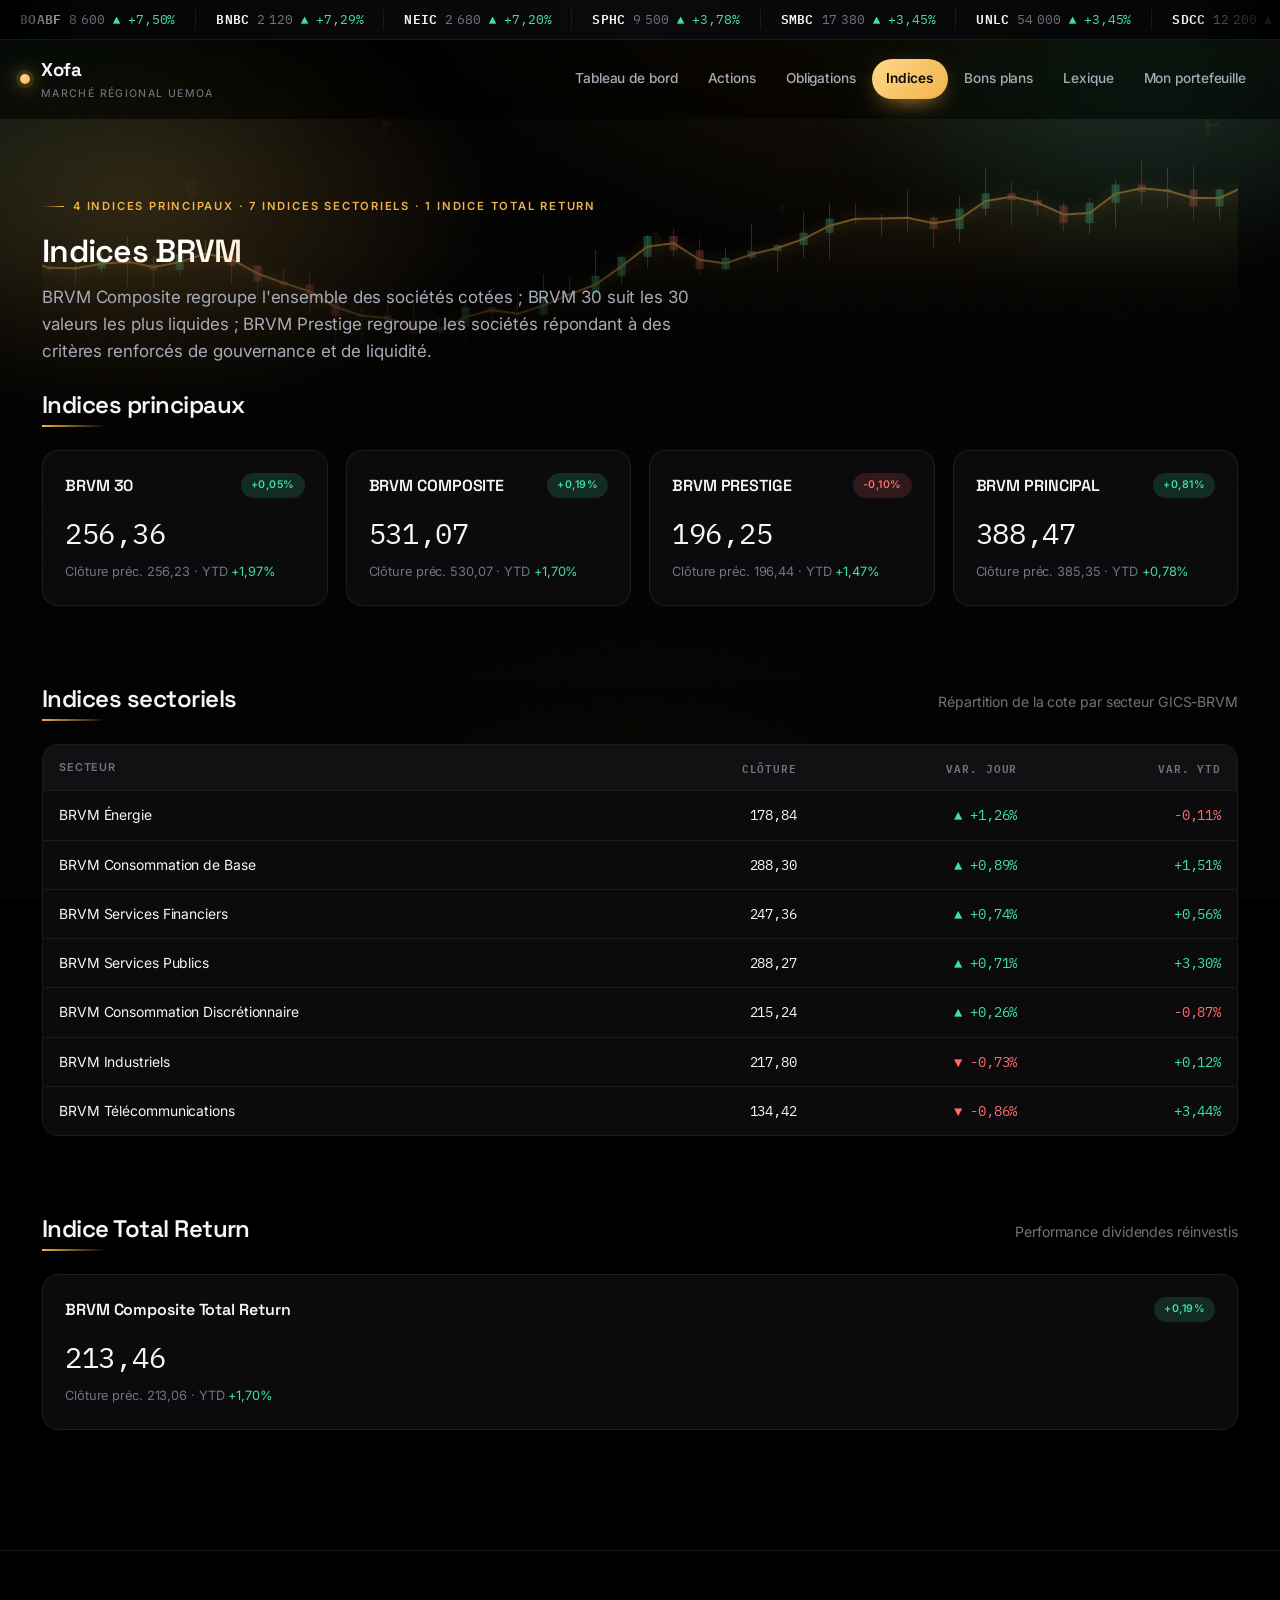
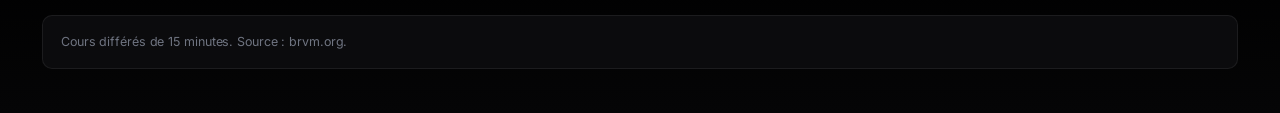
<file: indices.html>
<!DOCTYPE html>
<html lang="fr">
<head>
<meta charset="UTF-8">
<meta name="viewport" content="width=device-width, initial-scale=1.0">
<script>document.documentElement.classList.add("motion")</script>
<title>Indices — Xofa</title>
<link rel="preconnect" href="https://fonts.googleapis.com">
<link rel="preconnect" href="https://fonts.gstatic.com" crossorigin>
<link href="https://fonts.googleapis.com/css2?family=Space+Grotesk:wght@400;500;600;700&family=Inter:wght@400;450;500;600;700&family=IBM+Plex+Mono:wght@400;500;600&display=swap" rel="stylesheet">
<link rel="stylesheet" href="assets/style.css">
</head>
<body>

<header class="site-header">
  <div class="ticker" id="ticker"><div class="ticker-track"><span class="ticker-item">Chargement…</span></div></div>
  <div class="wrap topbar">
    <a href="index.html" class="brand"><span class="dot"></span><div>Xofa<small>Marché régional UEMOA</small></div></a>
    <button class="nav-toggle" type="button" aria-label="Ouvrir le menu" aria-expanded="false"><span></span></button>
    <nav class="nav">
      <a href="index.html" data-page="index.html">Tableau de bord</a>
      <a href="actions.html" data-page="actions.html">Actions</a>
      <a href="obligations.html" data-page="obligations.html">Obligations</a>
      <a href="indices.html" data-page="indices.html">Indices</a>
      <a href="bons-plans.html" data-page="bons-plans.html">Bons plans</a>
      <a href="lexique.html" data-page="lexique.html">Lexique</a>
      <a href="portefeuille.html" data-page="portefeuille.html">Mon portefeuille</a>
    </nav>
  </div>
</header>

<main class="wrap">
  <div class="hero" style="padding-bottom:10px;">
    <div class="hero-bg" aria-hidden="true"></div>
    <span class="eyebrow" data-reveal style="--i:0">4 indices principaux · 7 indices sectoriels · 1 indice total return</span>
    <h1 style="font-size:2rem;" data-reveal>Indices BRVM</h1>
    <p class="lead" data-reveal style="--i:1">BRVM Composite regroupe l'ensemble des sociétés cotées ; BRVM 30 suit les 30 valeurs les plus liquides ; BRVM Prestige regroupe les sociétés répondant à des critères renforcés de gouvernance et de liquidité.</p>
  </div>

  <section class="section" style="padding-top:0;" data-reveal>
    <div class="section-head"><h2>Indices principaux</h2></div>
    <div class="card-grid" id="mainGrid"></div>
  </section>

  <section class="section" data-reveal>
    <div class="section-head"><h2>Indices sectoriels</h2><div class="desc">Répartition de la cote par secteur GICS-BRVM</div></div>
    <div class="table-shell" data-reveal><table class="data">
      <thead><tr><th>Secteur</th><th class="num">Clôture</th><th class="num">Var. jour</th><th class="num">Var. YTD</th></tr></thead>
      <tbody id="sectorBody"></tbody>
    </table></div>
    <div class="mobile-cards" id="sectorCards"></div>
  </section>

  <section class="section" data-reveal>
    <div class="section-head"><h2>Indice Total Return</h2><div class="desc">Performance dividendes réinvestis</div></div>
    <div class="card-grid" id="trGrid"></div>
  </section>
</main>

<footer class="site-footer">
  <div class="wrap"><div class="disclaimer">Cours différés de 15 minutes. Source : brvm.org.</div></div>
</footer>

<script src="assets/config.js"></script>
<script src="assets/data-seed.js"></script>
<script src="assets/drive-client.js"></script>
<script src="assets/app.js"></script>
<script src="assets/motion.js" defer></script>
<script>
BRVM.markActiveNav();
window.BRVM_DATA_READY.then(data => {
  const actions = BRVM.actionsAsArray(data);
  BRVM.renderTicker(document.getElementById('ticker'), actions.slice().sort((a,b)=>b.history.at(-1).variation-a.history.at(-1).variation));

  const idx = BRVM.indicesAsArray(data);
  const card = i => {
    const l = i.history.at(-1);
    return `<a href="detail.html?type=indice&code=${i.code}" class="card">
      <div style="display:flex;justify-content:space-between;align-items:flex-start;">
        <div style="font-family:var(--font-display);font-weight:600;">${i.nom}</div>
        <span class="tag ${BRVM.tagClass(l.variation)}">${BRVM.fmtPct(l.variation)}</span>
      </div>
      <div class="num" style="font-size:1.8rem;margin-top:12px;">${BRVM.fmtNum(l.cloture,2)}</div>
      <div style="color:var(--muted);font-size:.8rem;margin-top:6px;">Clôture préc. ${BRVM.fmtNum(l.cloturePrec,2)} · YTD <span class="${BRVM.pctClass(l.ytd)}">${BRVM.fmtPct(l.ytd)}</span></div>
    </a>`;
  };
  document.getElementById('mainGrid').innerHTML = idx.filter(i=>i.categorie==='principal').map(card).join('');
  document.getElementById('trGrid').innerHTML = idx.filter(i=>i.categorie==='total-return').map(card).join('');
  const sectoriels = idx.filter(i=>i.categorie==='sectoriel').sort((a,b)=>b.history.at(-1).variation-a.history.at(-1).variation);
  document.getElementById('sectorBody').innerHTML = sectoriels.map(i => {
    const l = i.history.at(-1);
    return `<tr onclick="location.href='detail.html?type=indice&code=${i.code}'"><td>${i.nom}</td><td class="num">${BRVM.fmtNum(l.cloture,2)}</td><td class="num ${BRVM.pctClass(l.variation)}">${BRVM.arrow(l.variation)} ${BRVM.fmtPct(l.variation)}</td><td class="num ${BRVM.pctClass(l.ytd)}">${BRVM.fmtPct(l.ytd)}</td></tr>`;
  }).join('');
  document.getElementById('sectorCards').innerHTML = sectoriels.map(card).join('');
  BRVM.initTableScrollHints();
});
</script>
</body>
</html>
</file>
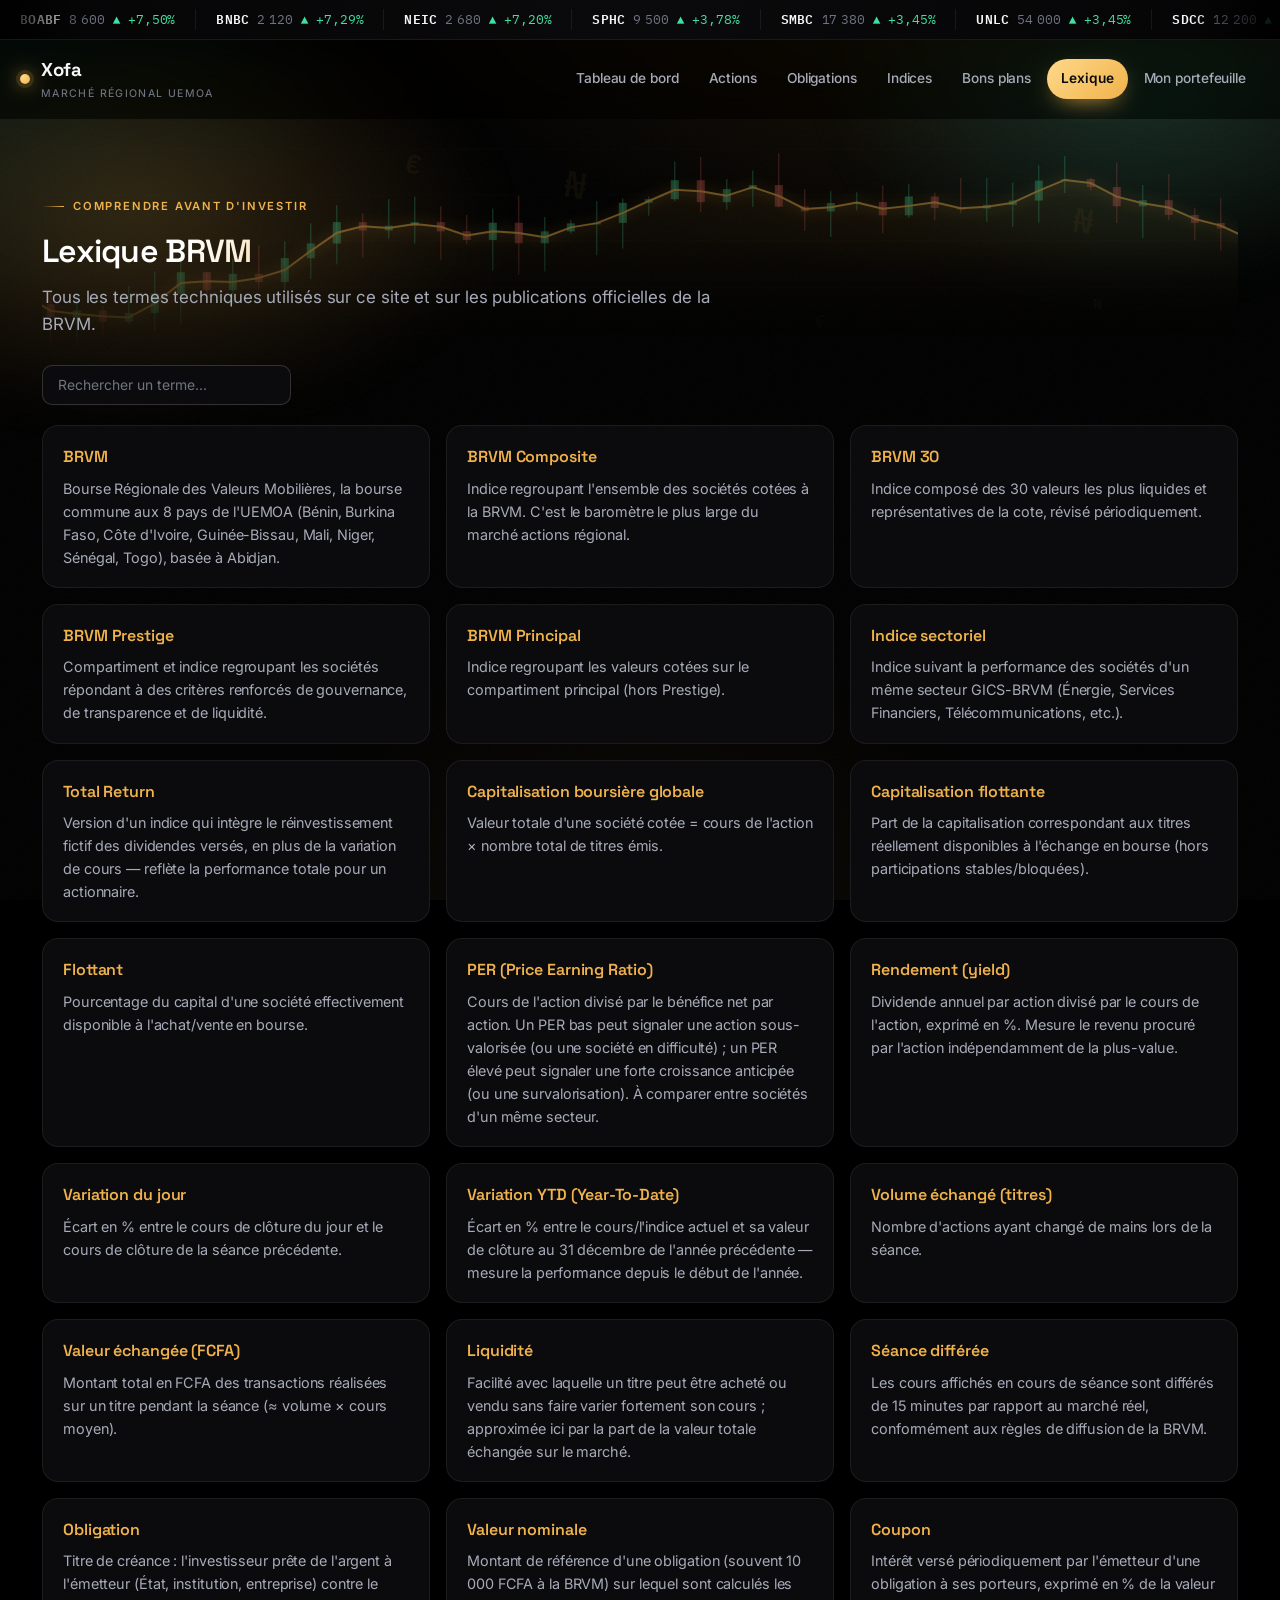
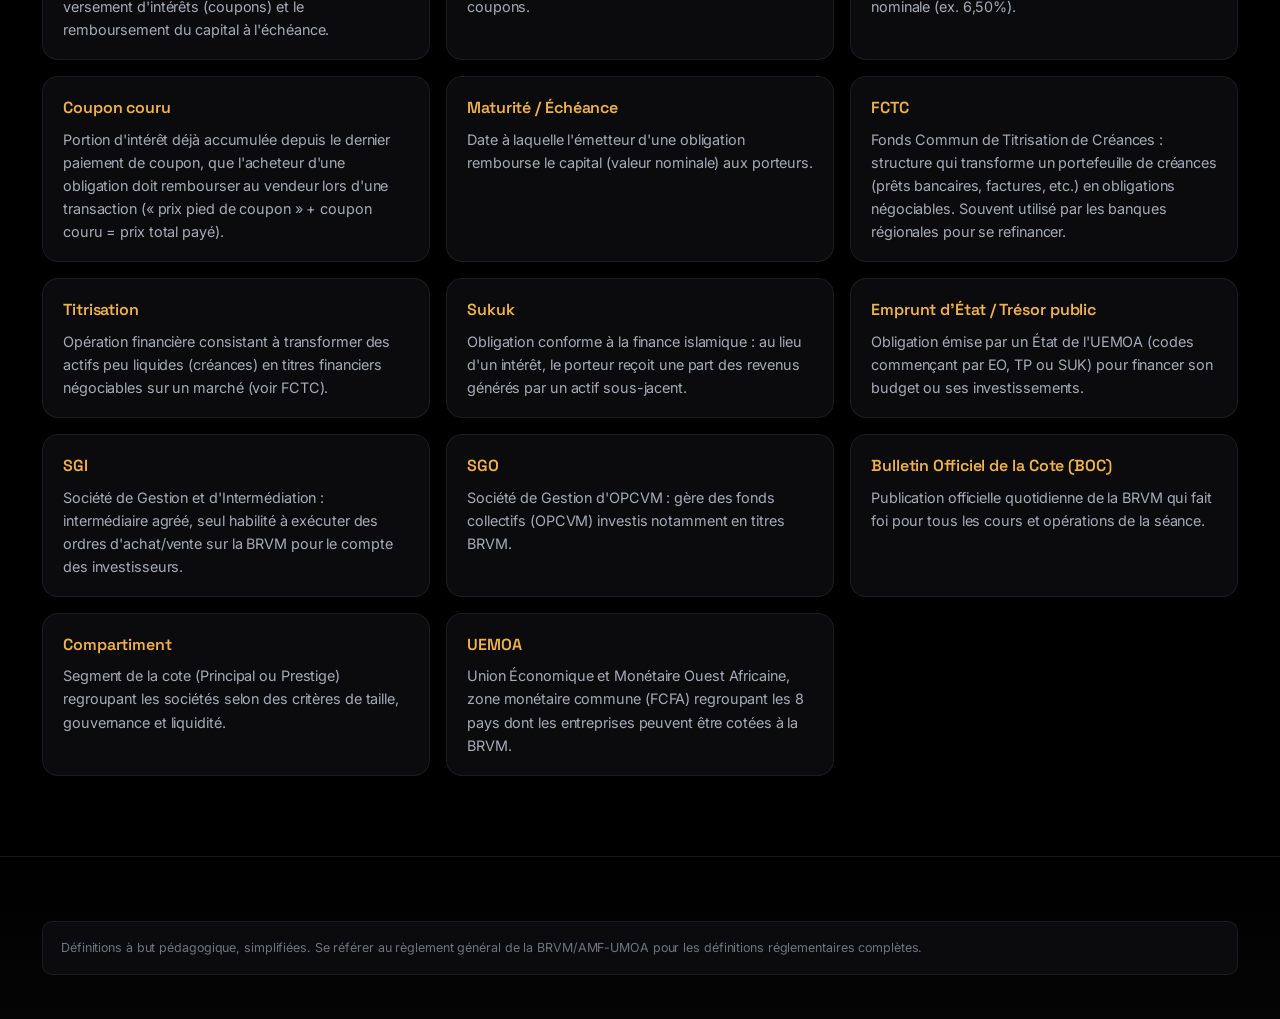
<file: lexique.html>
<!DOCTYPE html>
<html lang="fr">
<head>
<meta charset="UTF-8">
<meta name="viewport" content="width=device-width, initial-scale=1.0">
<script>document.documentElement.classList.add("motion")</script>
<title>Lexique BRVM — Xofa</title>
<link rel="preconnect" href="https://fonts.googleapis.com">
<link rel="preconnect" href="https://fonts.gstatic.com" crossorigin>
<link href="https://fonts.googleapis.com/css2?family=Space+Grotesk:wght@400;500;600;700&family=Inter:wght@400;450;500;600;700&family=IBM+Plex+Mono:wght@400;500;600&display=swap" rel="stylesheet">
<link rel="stylesheet" href="assets/style.css">
</head>
<body>

<header class="site-header">
  <div class="ticker" id="ticker"><div class="ticker-track"><span class="ticker-item">Chargement…</span></div></div>
  <div class="wrap topbar">
    <a href="index.html" class="brand"><span class="dot"></span><div>Xofa<small>Marché régional UEMOA</small></div></a>
    <button class="nav-toggle" type="button" aria-label="Ouvrir le menu" aria-expanded="false"><span></span></button>
    <nav class="nav">
      <a href="index.html" data-page="index.html">Tableau de bord</a>
      <a href="actions.html" data-page="actions.html">Actions</a>
      <a href="obligations.html" data-page="obligations.html">Obligations</a>
      <a href="indices.html" data-page="indices.html">Indices</a>
      <a href="bons-plans.html" data-page="bons-plans.html">Bons plans</a>
      <a href="lexique.html" data-page="lexique.html">Lexique</a>
      <a href="portefeuille.html" data-page="portefeuille.html">Mon portefeuille</a>
    </nav>
  </div>
</header>

<main class="wrap">
  <div class="hero" style="padding-bottom:10px;">
    <div class="hero-bg" aria-hidden="true"></div>
    <span class="eyebrow" data-reveal style="--i:0">Comprendre avant d'investir</span>
    <h1 style="font-size:2rem;" data-reveal>Lexique BRVM</h1>
    <p class="lead" data-reveal style="--i:1">Tous les termes techniques utilisés sur ce site et sur les publications officielles de la BRVM.</p>
  </div>
  <div class="filters" data-reveal><input type="search" id="search" placeholder="Rechercher un terme…"></div>
  <dl class="glossary-grid" id="glossaryGrid" data-reveal></dl>
</main>

<footer class="site-footer">
  <div class="wrap"><div class="disclaimer">Définitions à but pédagogique, simplifiées. Se référer au règlement général de la BRVM/AMF-UMOA pour les définitions réglementaires complètes.</div></div>
</footer>

<script src="assets/config.js"></script>
<script src="assets/data-seed.js"></script>
<script src="assets/drive-client.js"></script>
<script src="assets/glossary.js"></script>
<script src="assets/app.js"></script>
<script src="assets/motion.js" defer></script>
<script>
BRVM.markActiveNav();
window.BRVM_DATA_READY.then(data => {
  const actions = BRVM.actionsAsArray(data);
  BRVM.renderTicker(document.getElementById('ticker'), actions.slice().sort((a,b)=>b.history.at(-1).variation-a.history.at(-1).variation));
});

function render(list) {
  document.getElementById('glossaryGrid').innerHTML = list.map(g => `<div class="glossary-item"><dt>${g.term}</dt><dd>${g.def}</dd></div>`).join('');
}
render(window.BRVM_GLOSSARY);
document.getElementById('search').addEventListener('input', e => {
  const q = e.target.value.trim().toLowerCase();
  render(window.BRVM_GLOSSARY.filter(g => g.term.toLowerCase().includes(q) || g.def.toLowerCase().includes(q)));
});
</script>
</body>
</html>
</file>
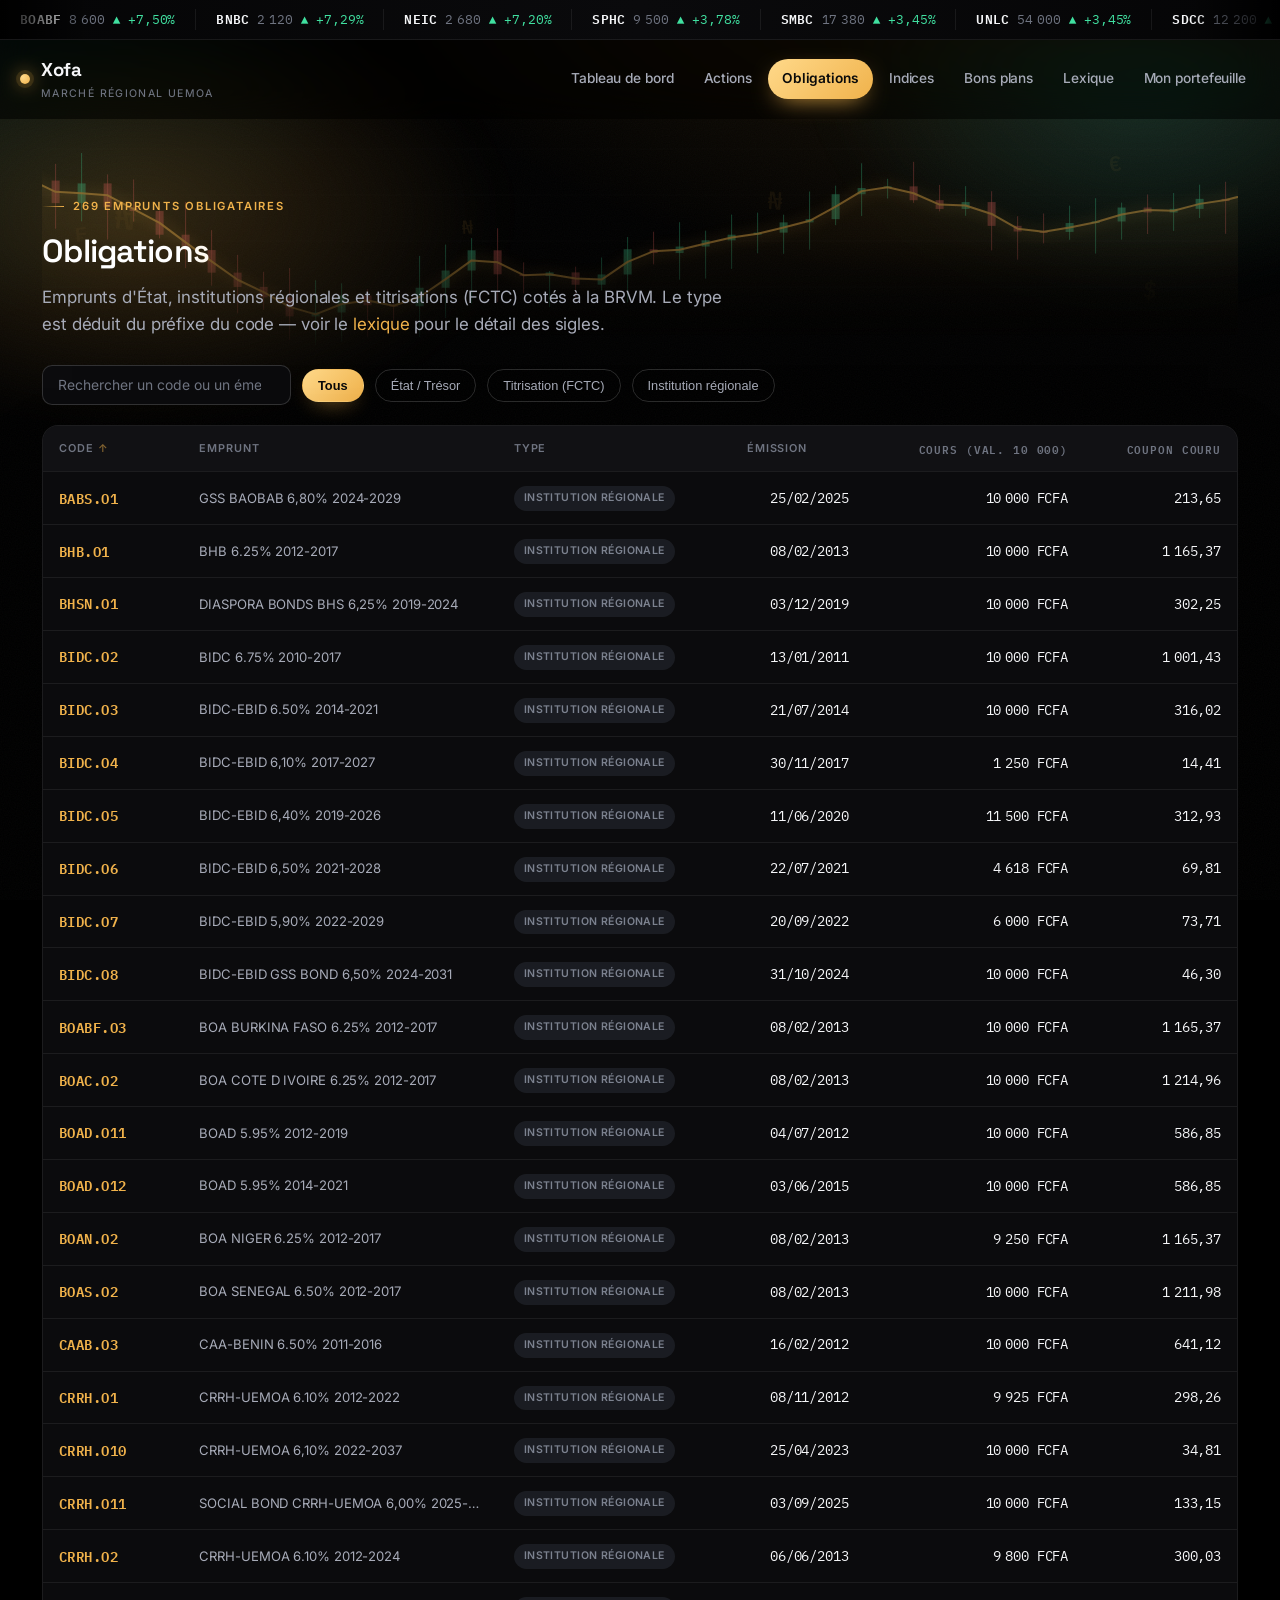
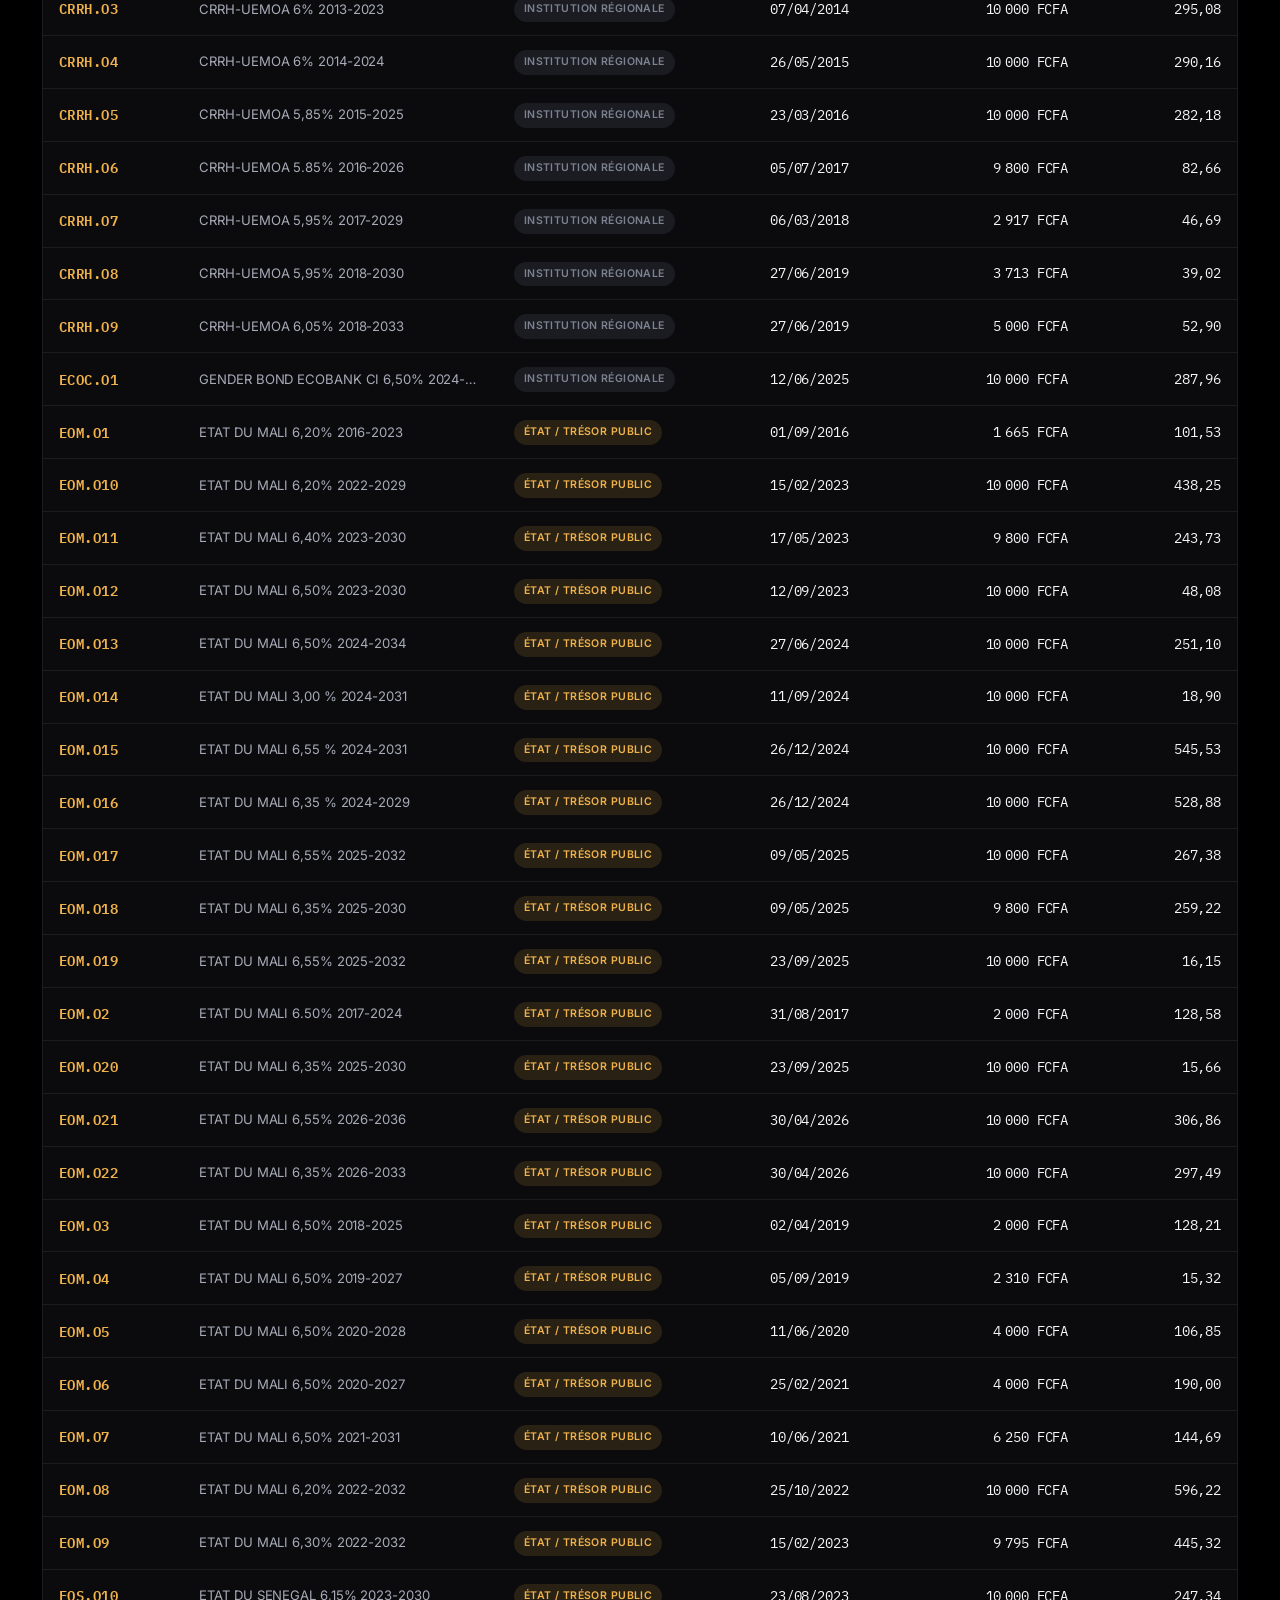
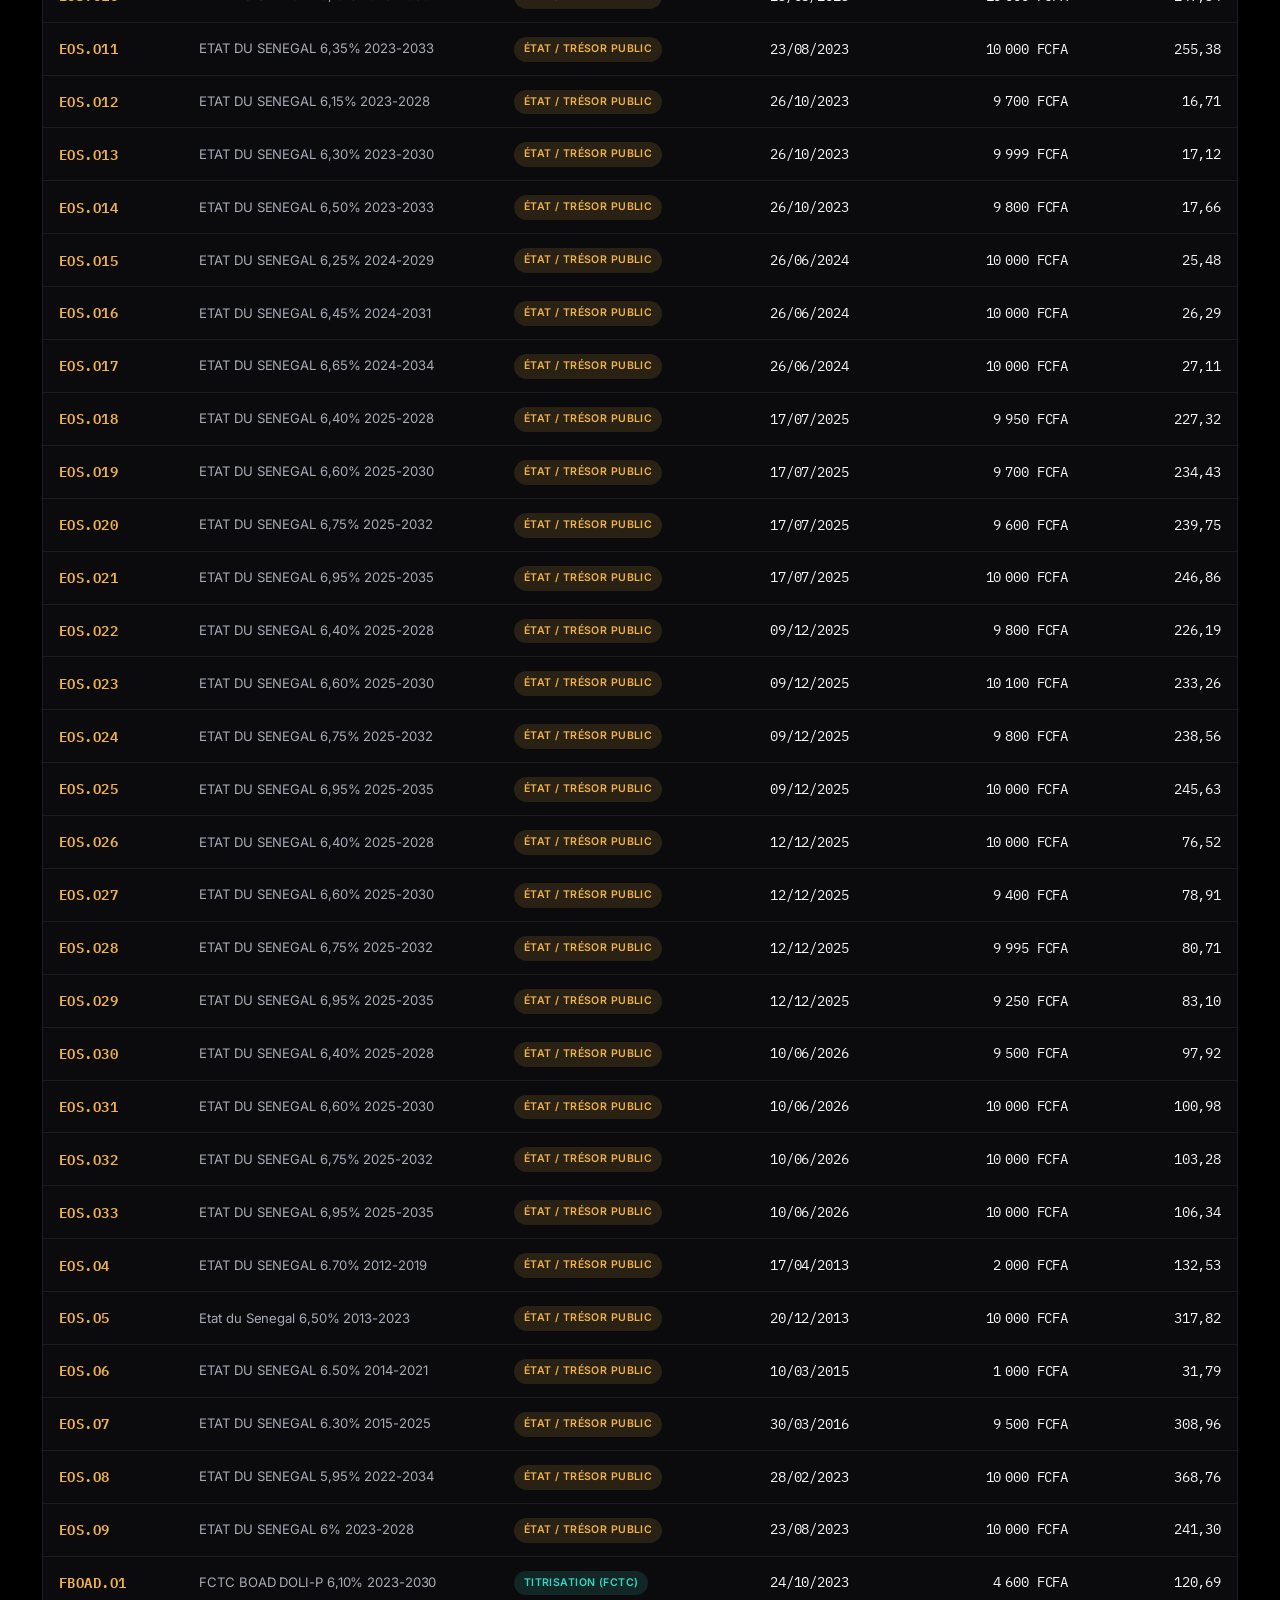
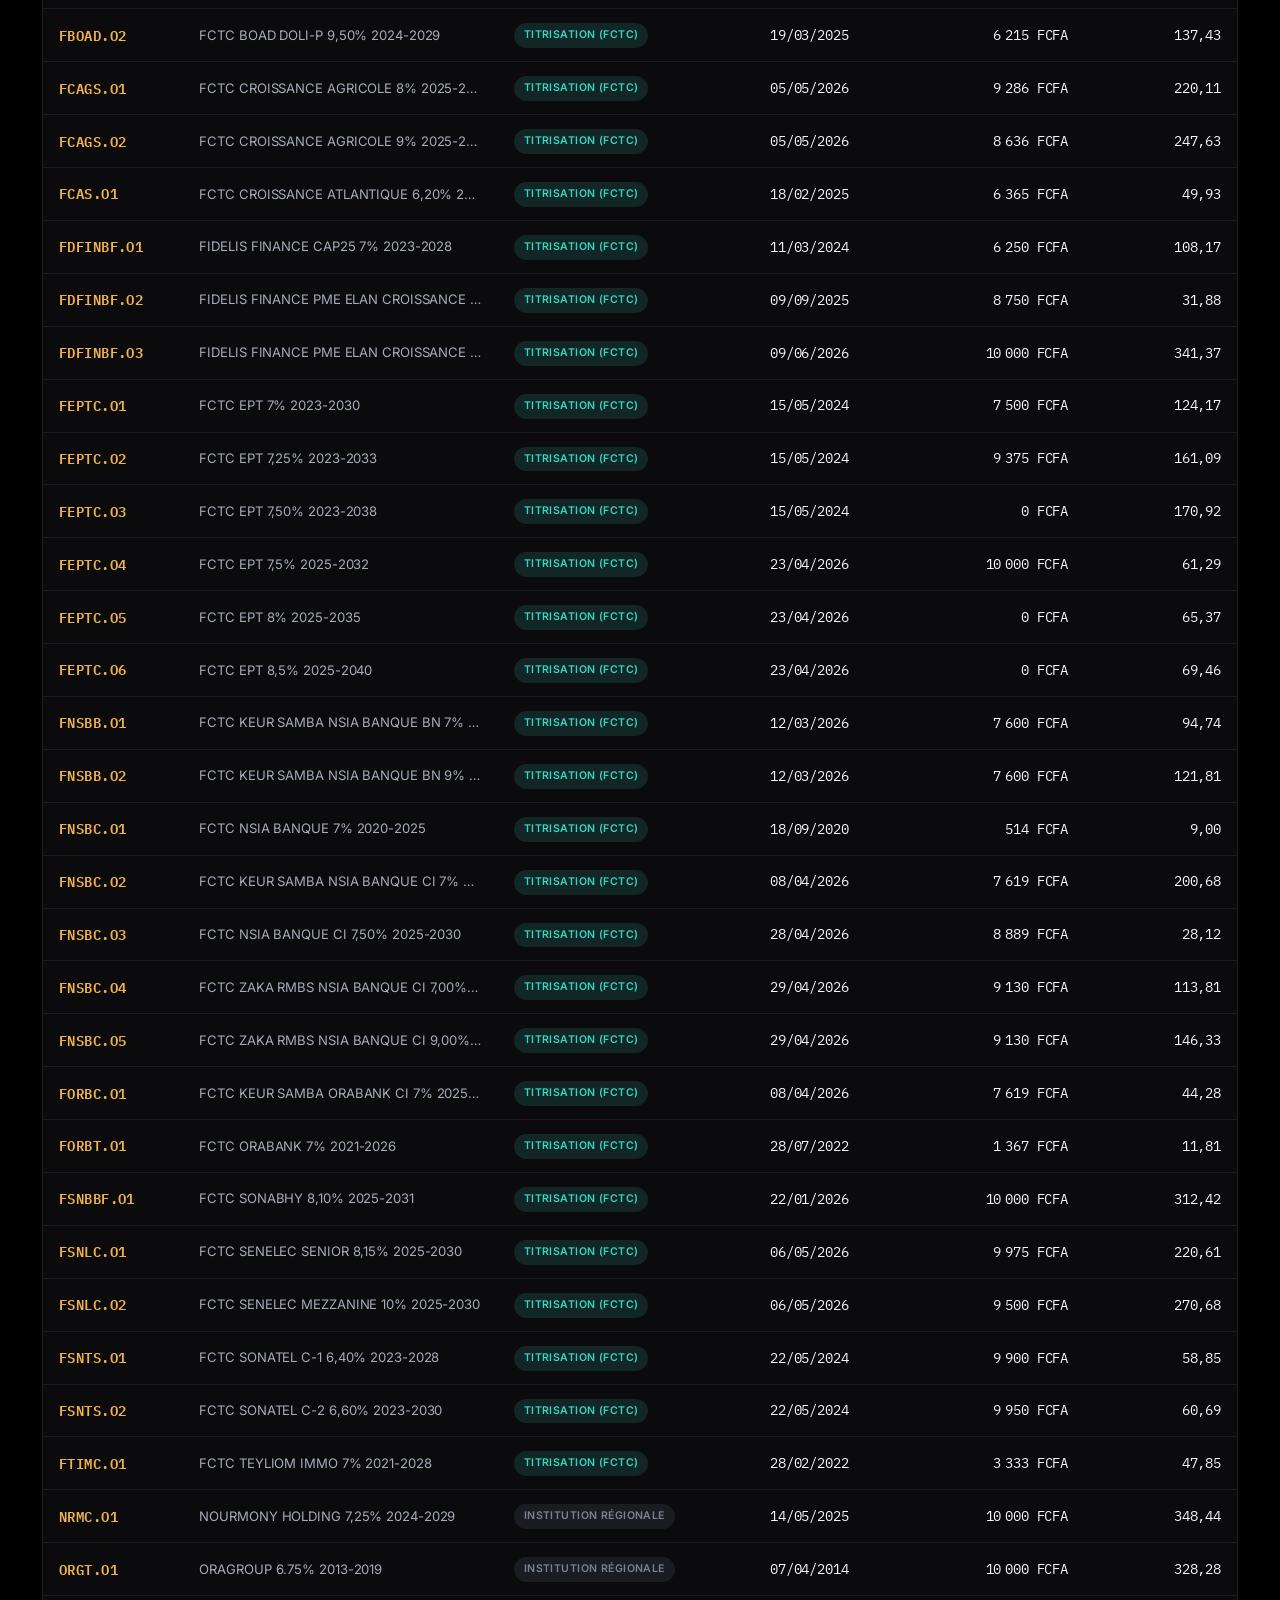
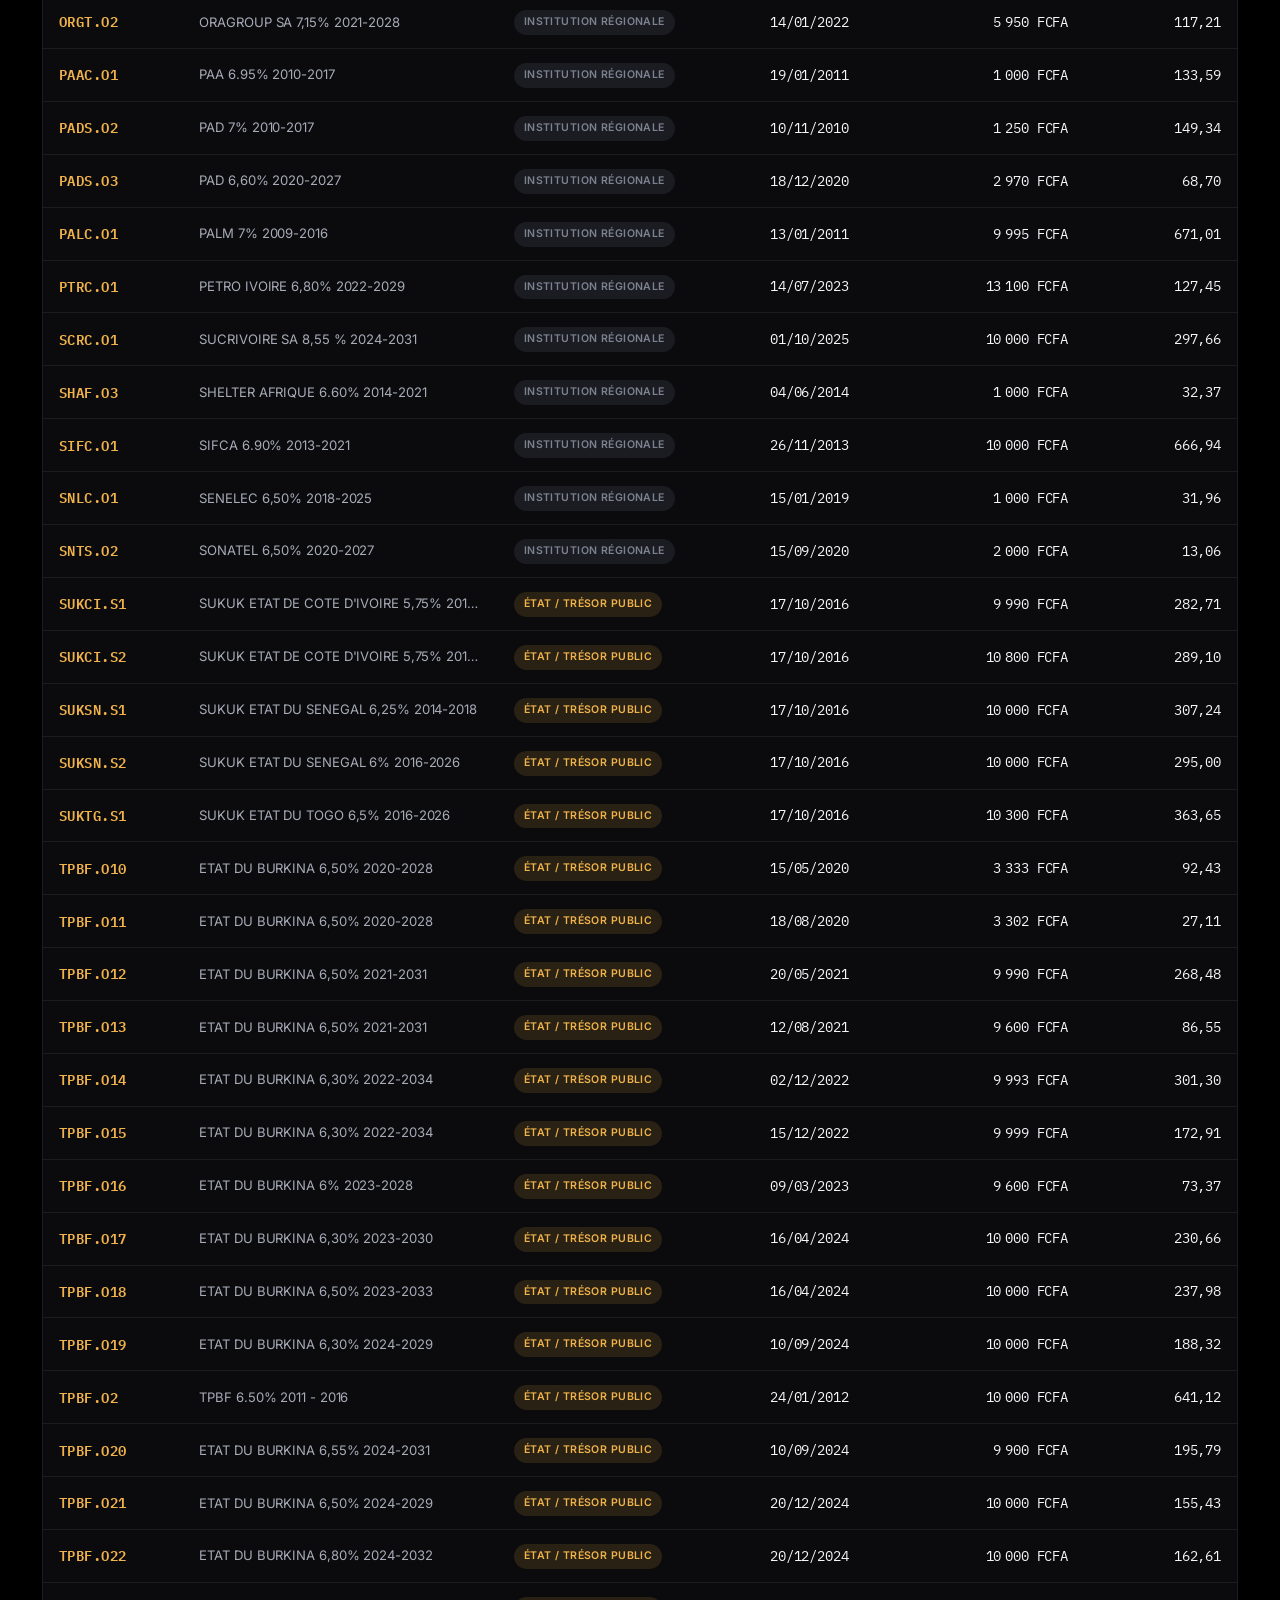
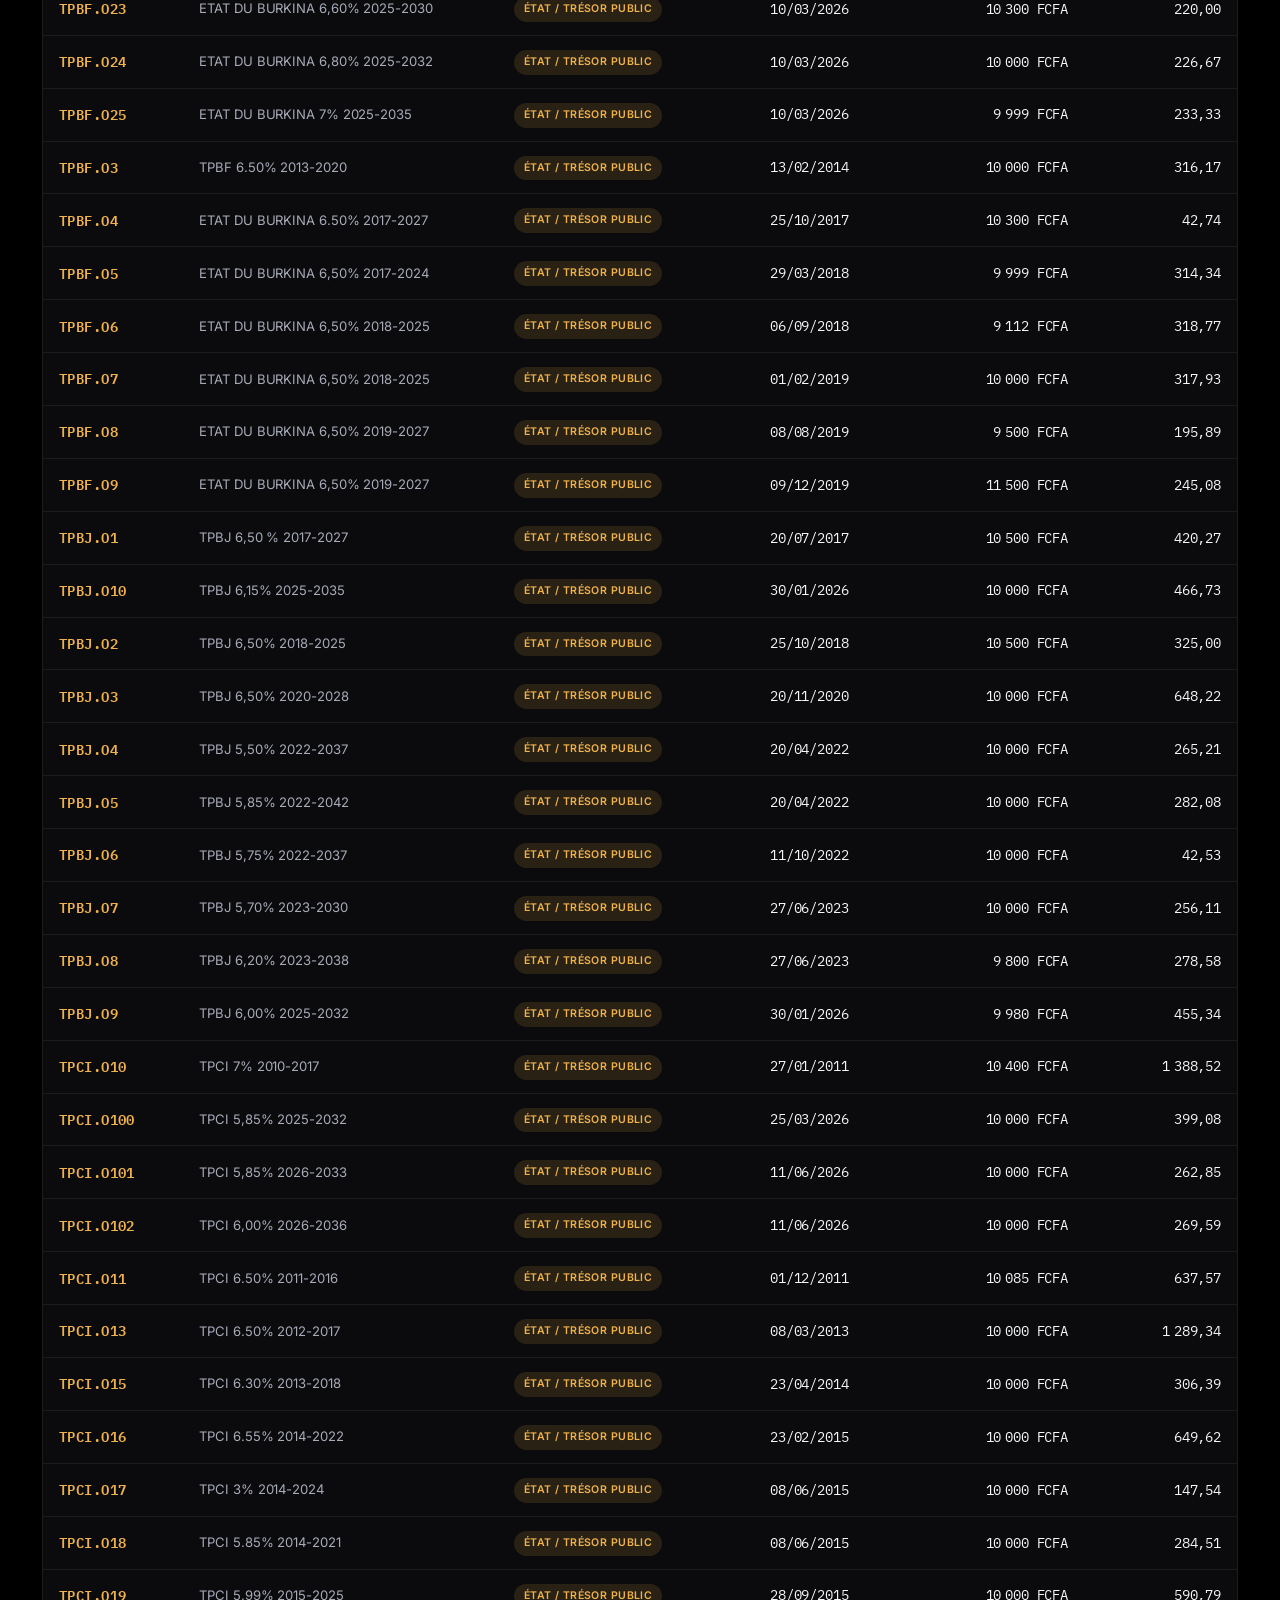
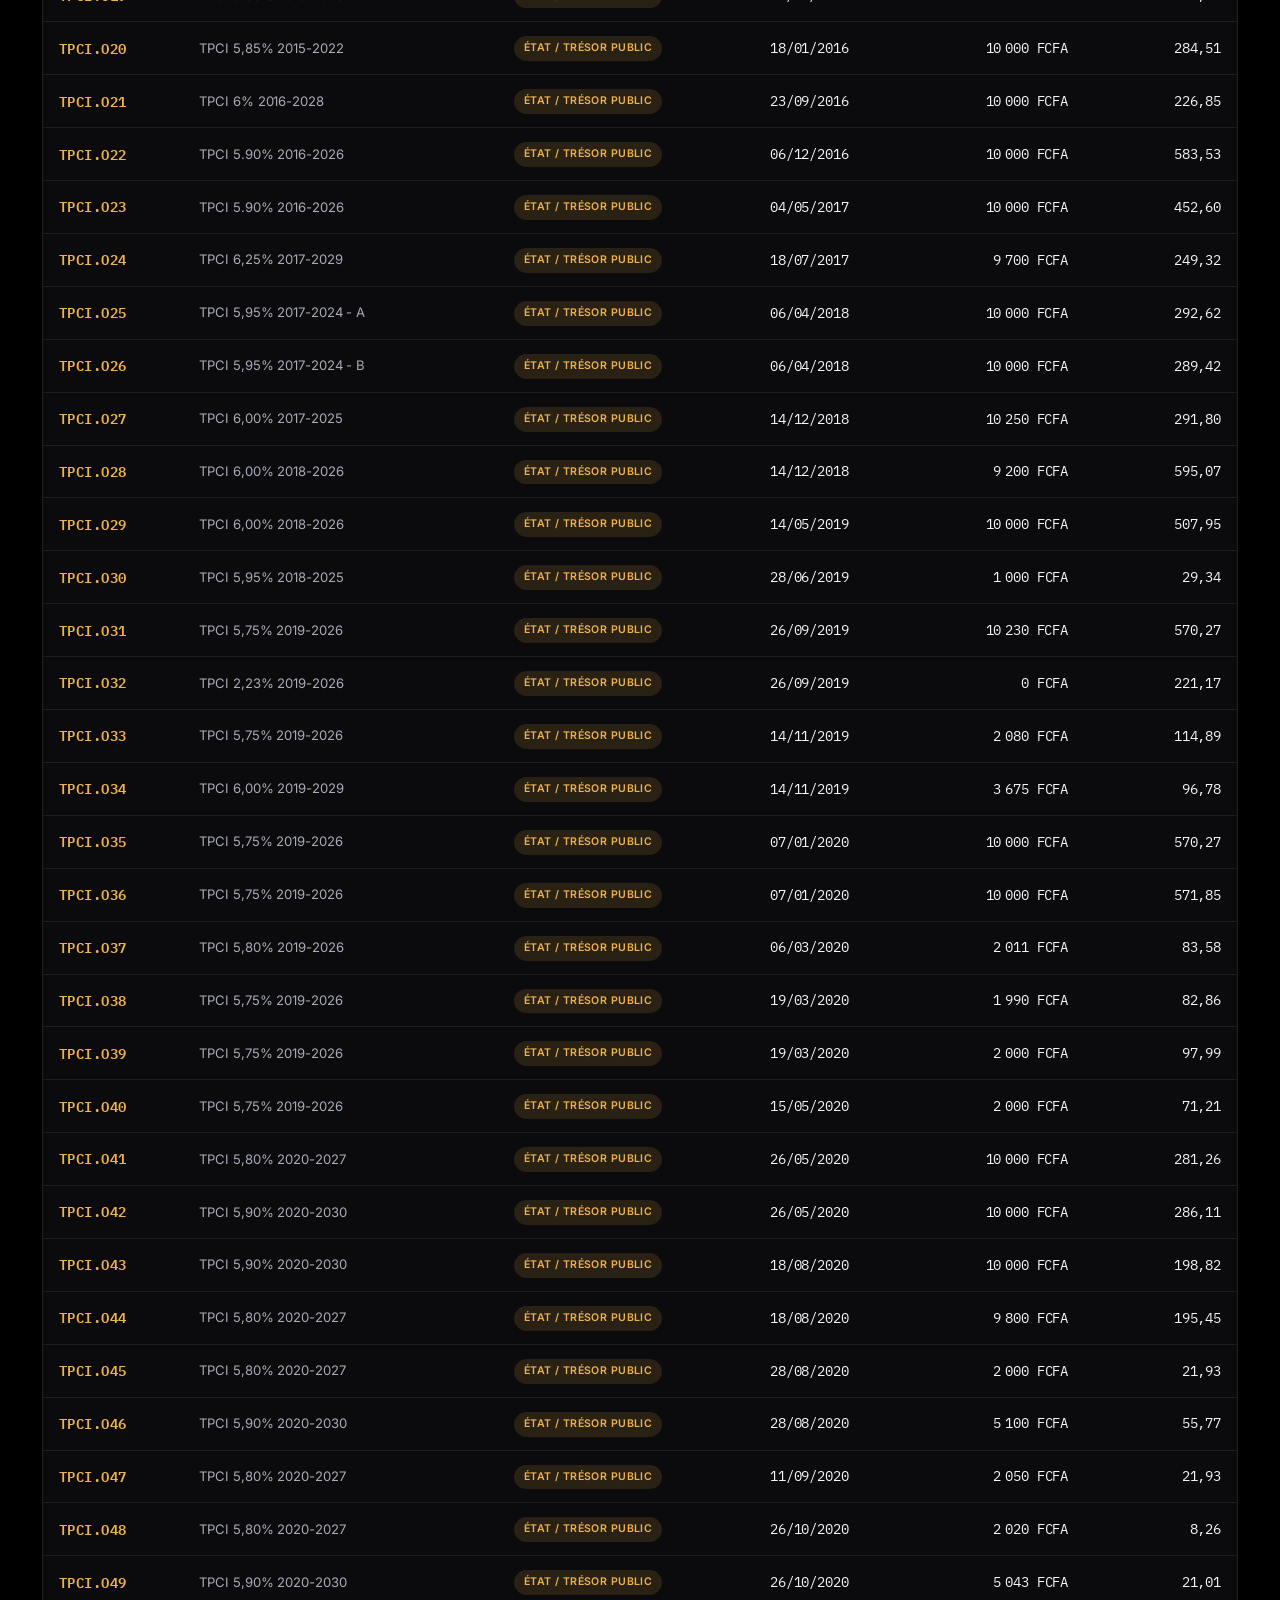
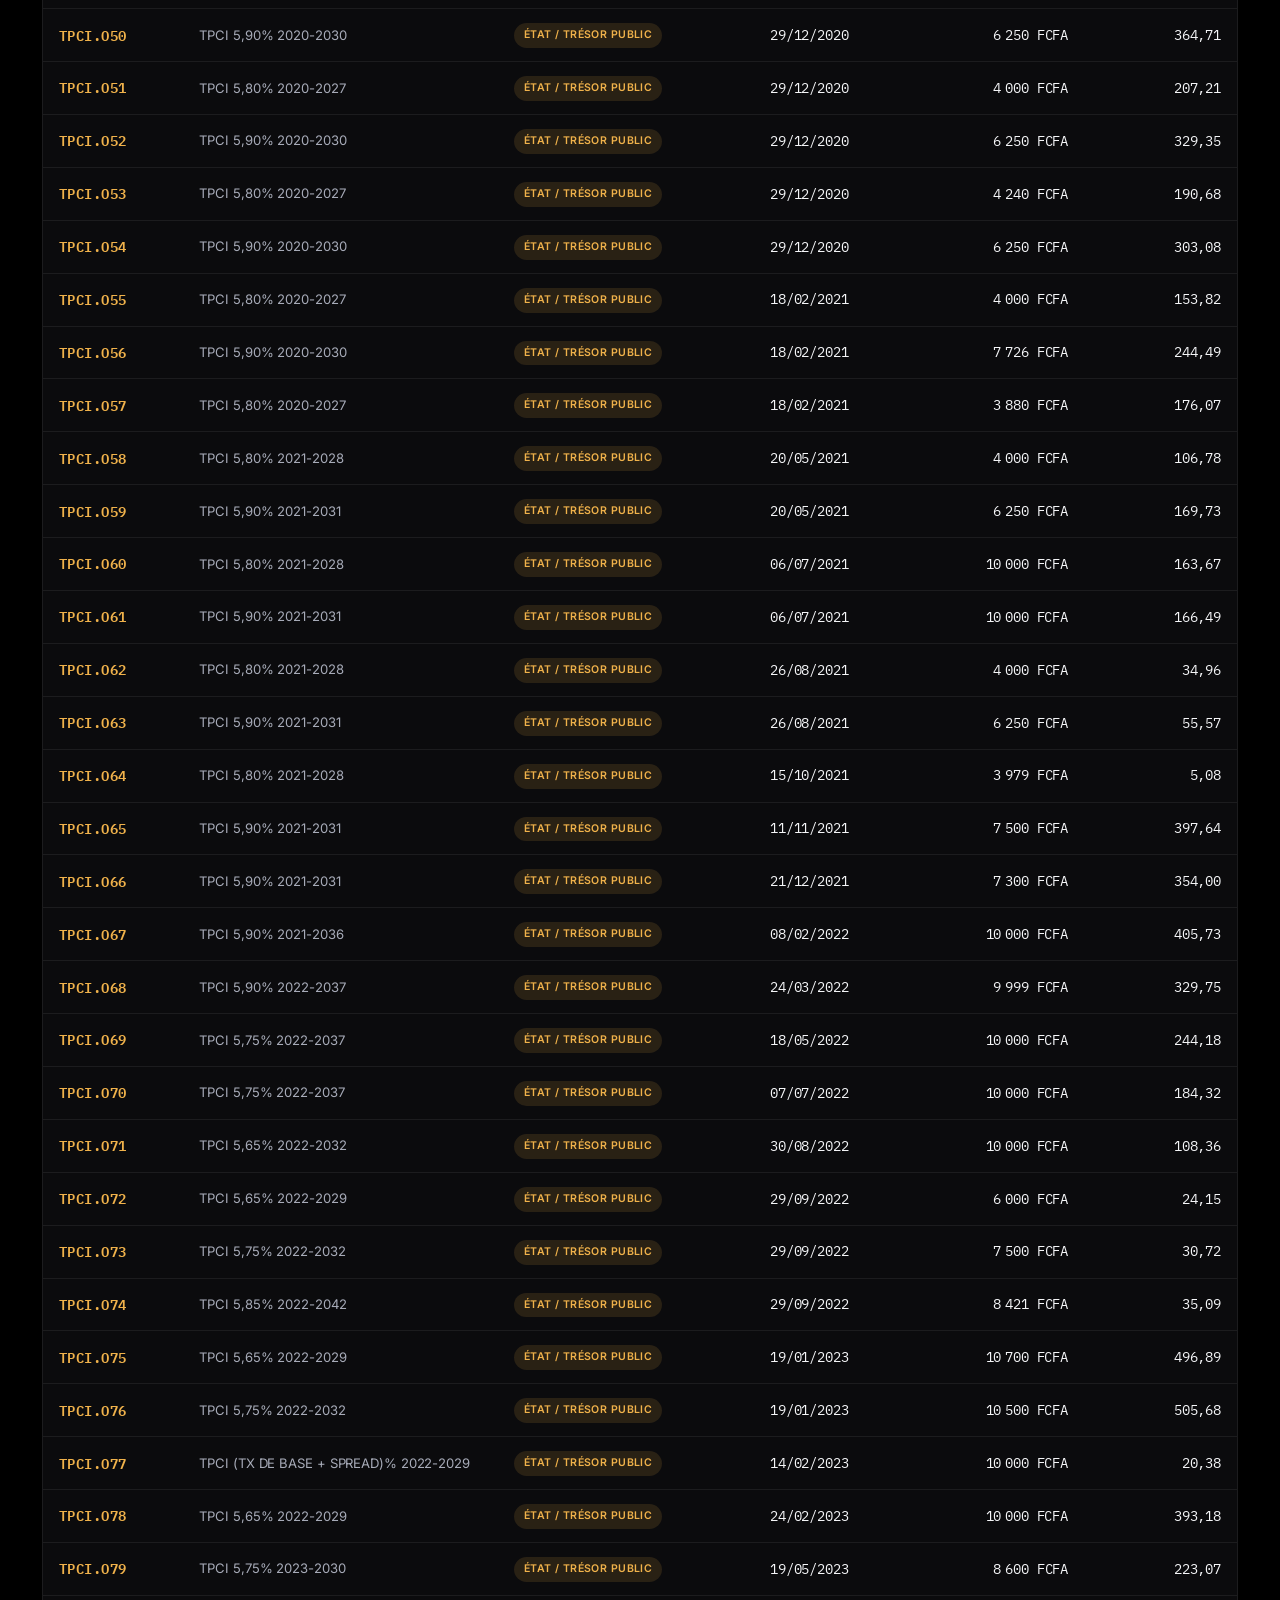
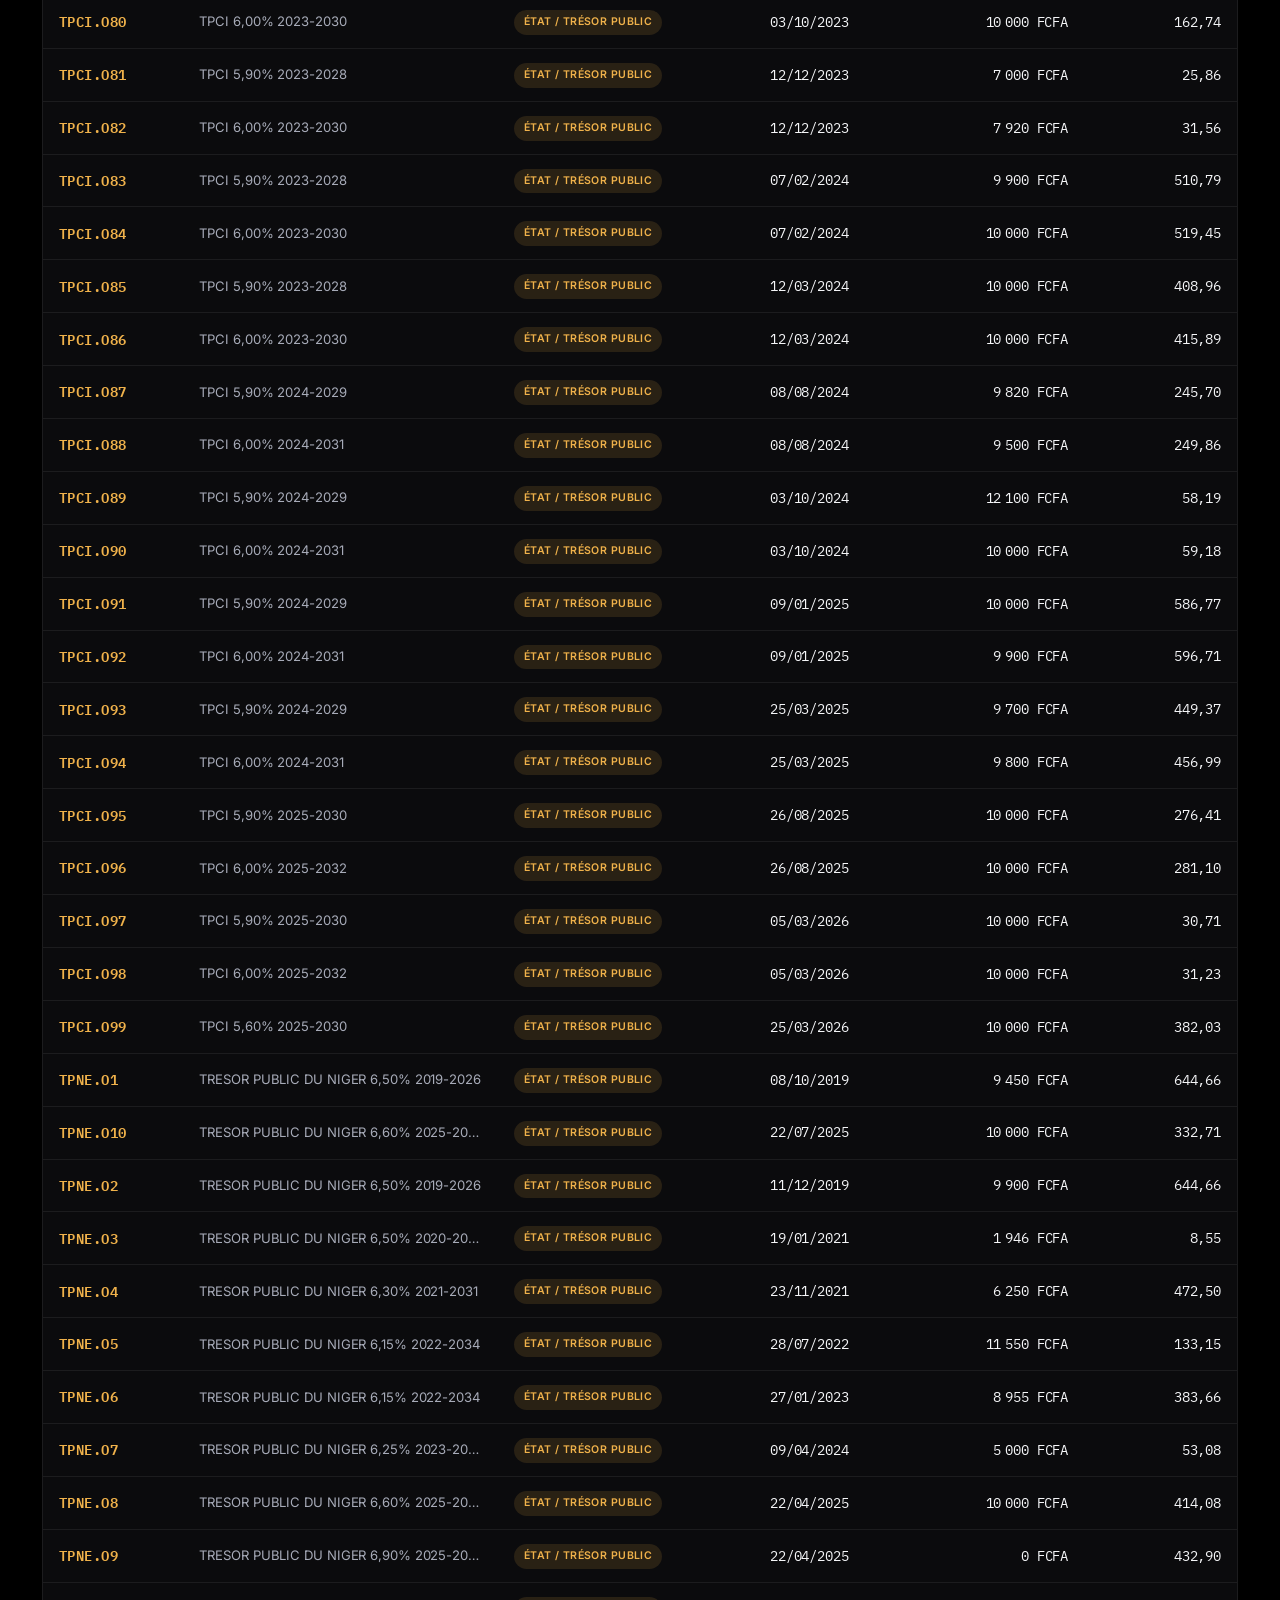
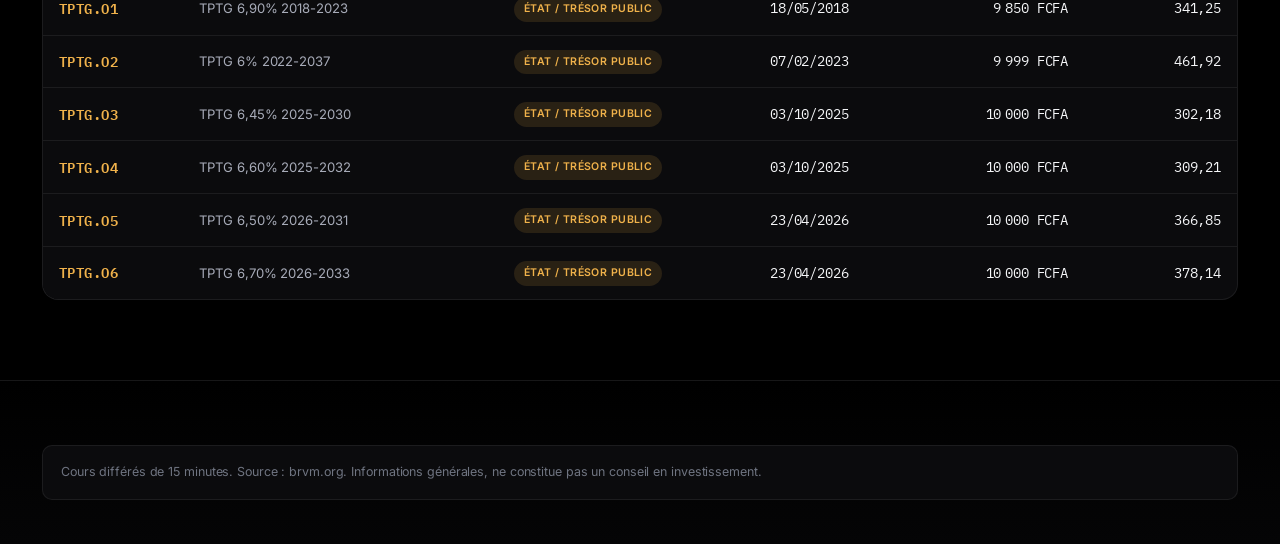
<file: obligations.html>
<!DOCTYPE html>
<html lang="fr">
<head>
<meta charset="UTF-8">
<meta name="viewport" content="width=device-width, initial-scale=1.0">
<script>document.documentElement.classList.add("motion")</script>
<title>Obligations — Xofa</title>
<link rel="preconnect" href="https://fonts.googleapis.com">
<link rel="preconnect" href="https://fonts.gstatic.com" crossorigin>
<link href="https://fonts.googleapis.com/css2?family=Space+Grotesk:wght@400;500;600;700&family=Inter:wght@400;450;500;600;700&family=IBM+Plex+Mono:wght@400;500;600&display=swap" rel="stylesheet">
<link rel="stylesheet" href="assets/style.css">
</head>
<body>

<header class="site-header">
  <div class="ticker" id="ticker"><div class="ticker-track"><span class="ticker-item">Chargement…</span></div></div>
  <div class="wrap topbar">
    <a href="index.html" class="brand"><span class="dot"></span><div>Xofa<small>Marché régional UEMOA</small></div></a>
    <button class="nav-toggle" type="button" aria-label="Ouvrir le menu" aria-expanded="false"><span></span></button>
    <nav class="nav">
      <a href="index.html" data-page="index.html">Tableau de bord</a>
      <a href="actions.html" data-page="actions.html">Actions</a>
      <a href="obligations.html" data-page="obligations.html">Obligations</a>
      <a href="indices.html" data-page="indices.html">Indices</a>
      <a href="bons-plans.html" data-page="bons-plans.html">Bons plans</a>
      <a href="lexique.html" data-page="lexique.html">Lexique</a>
      <a href="portefeuille.html" data-page="portefeuille.html">Mon portefeuille</a>
    </nav>
  </div>
</header>

<main class="wrap">
  <div class="hero" style="padding-bottom:10px;">
    <div class="hero-bg" aria-hidden="true"></div>
    <span class="eyebrow" id="countLabel" data-reveal style="--i:0">Emprunts obligataires</span>
    <h1 style="font-size:2rem;" data-reveal>Obligations</h1>
    <p class="lead" data-reveal style="--i:1">Emprunts d'État, institutions régionales et titrisations (FCTC) cotés à la BRVM. Le type est déduit du préfixe du code — voir le <a href="lexique.html" style="color:var(--gold)">lexique</a> pour le détail des sigles.</p>
  </div>

  <div class="filters" data-reveal>
    <input type="search" id="search" placeholder="Rechercher un code ou un émetteur…">
    <button class="chip active" data-filter="all">Tous</button>
    <button class="chip" data-filter="etat">État / Trésor</button>
    <button class="chip" data-filter="titrisation">Titrisation (FCTC)</button>
    <button class="chip" data-filter="institution">Institution régionale</button>
  </div>

  <div class="table-shell" data-reveal>
    <table class="data" id="oblTable">
      <thead><tr>
        <th data-key="code">Code</th>
        <th data-key="nom">Emprunt</th>
        <th data-key="type">Type</th>
        <th data-key="dateEmission">Émission</th>
        <th data-key="cours" class="num">Cours (val. 10 000)</th>
        <th data-key="couponCouru" class="num">Coupon couru</th>
      </tr></thead>
      <tbody></tbody>
    </table>
  </div>
  <div class="mobile-cards" id="oblCards"></div>
</main>

<footer class="site-footer">
  <div class="wrap">
    <div class="disclaimer">Cours différés de 15 minutes. Source : brvm.org. Informations générales, ne constitue pas un conseil en investissement.</div>
  </div>
</footer>

<script src="assets/config.js"></script>
<script src="assets/data-seed.js"></script>
<script src="assets/drive-client.js"></script>
<script src="assets/app.js"></script>
<script src="assets/motion.js" defer></script>
<script>
BRVM.markActiveNav();
window.BRVM_DATA_READY.then(data => {
  const actions = BRVM.actionsAsArray(data);
  BRVM.renderTicker(document.getElementById('ticker'), actions.slice().sort((a,b)=>b.history.at(-1).variation-a.history.at(-1).variation));

  const obligations = BRVM.obligationsAsArray(data);
  document.getElementById('countLabel').textContent = `${obligations.length} emprunts obligataires`;

  function typeKey(code) {
    if (/^(EO|TP|SUK)/.test(code)) return 'etat';
    if (/^F/.test(code)) return 'titrisation';
    return 'institution';
  }
  const typeLabel = { etat: 'État / Trésor public', titrisation: 'Titrisation (FCTC)', institution: 'Institution régionale' };

  const rows = obligations.map(o => {
    const l = o.history.at(-1);
    const tk = typeKey(o.code);
    return { code: o.code, nom: o.nom, type: typeLabel[tk], typeKey: tk, dateEmission: o.dateEmission, cours: l.cours, couponCouru: l.couponCouru };
  });

  function renderRow(r) {
    const tagCls = r.typeKey === 'etat' ? 'tag-gold' : r.typeKey === 'titrisation' ? 'tag-lagoon' : 'tag-nul';
    return `<tr onclick="location.href='detail.html?type=obligation&code=${encodeURIComponent(r.code)}'">
      <td><span class="code-badge">${r.code}</span></td>
      <td class="name-cell">${r.nom}</td>
      <td><span class="tag ${tagCls}">${r.type}</span></td>
      <td class="num">${r.dateEmission}</td>
      <td class="num">${BRVM.fmtFCFA(r.cours)}</td>
      <td class="num">${BRVM.fmtNum(r.couponCouru,2)}</td>
    </tr>`;
  }

  function renderCard(r) {
    const tagCls = r.typeKey === 'etat' ? 'tag-gold' : r.typeKey === 'titrisation' ? 'tag-lagoon' : 'tag-nul';
    return BRVM.rowCard({
      href: `detail.html?type=obligation&code=${encodeURIComponent(r.code)}`,
      code: r.code, title: r.nom,
      tag: r.type, tagCls,
      price: BRVM.fmtFCFA(r.cours),
      extras: [
        ['Émission', r.dateEmission],
        ['Coupon couru', BRVM.fmtNum(r.couponCouru,2) + ' FCFA']
      ]
    });
  }

  const sortable = BRVM.makeSortableTable({
    tableEl: document.getElementById('oblTable'),
    rows, columns: [1,2,3,4,5,6],
    renderRow, initialSort: { key: 'code', dir: 'asc' },
    cardsEl: document.getElementById('oblCards'), renderCard
  });

  let currentChip = 'all';
  document.getElementById('search').addEventListener('input', e => applyFilters(e.target.value.trim().toLowerCase(), currentChip));
  document.querySelectorAll('.chip').forEach(chip => {
    chip.addEventListener('click', () => {
      document.querySelectorAll('.chip').forEach(c=>c.classList.remove('active'));
      chip.classList.add('active');
      currentChip = chip.dataset.filter;
      applyFilters(document.getElementById('search').value.trim().toLowerCase(), currentChip);
    });
  });
  function applyFilters(q, chip) {
    sortable.setFilter(r => {
      const matchQ = !q || r.code.toLowerCase().includes(q) || r.nom.toLowerCase().includes(q);
      const matchChip = chip==='all' || r.typeKey===chip;
      return matchQ && matchChip;
    });
  }
});
</script>
</body>
</html>
</file>
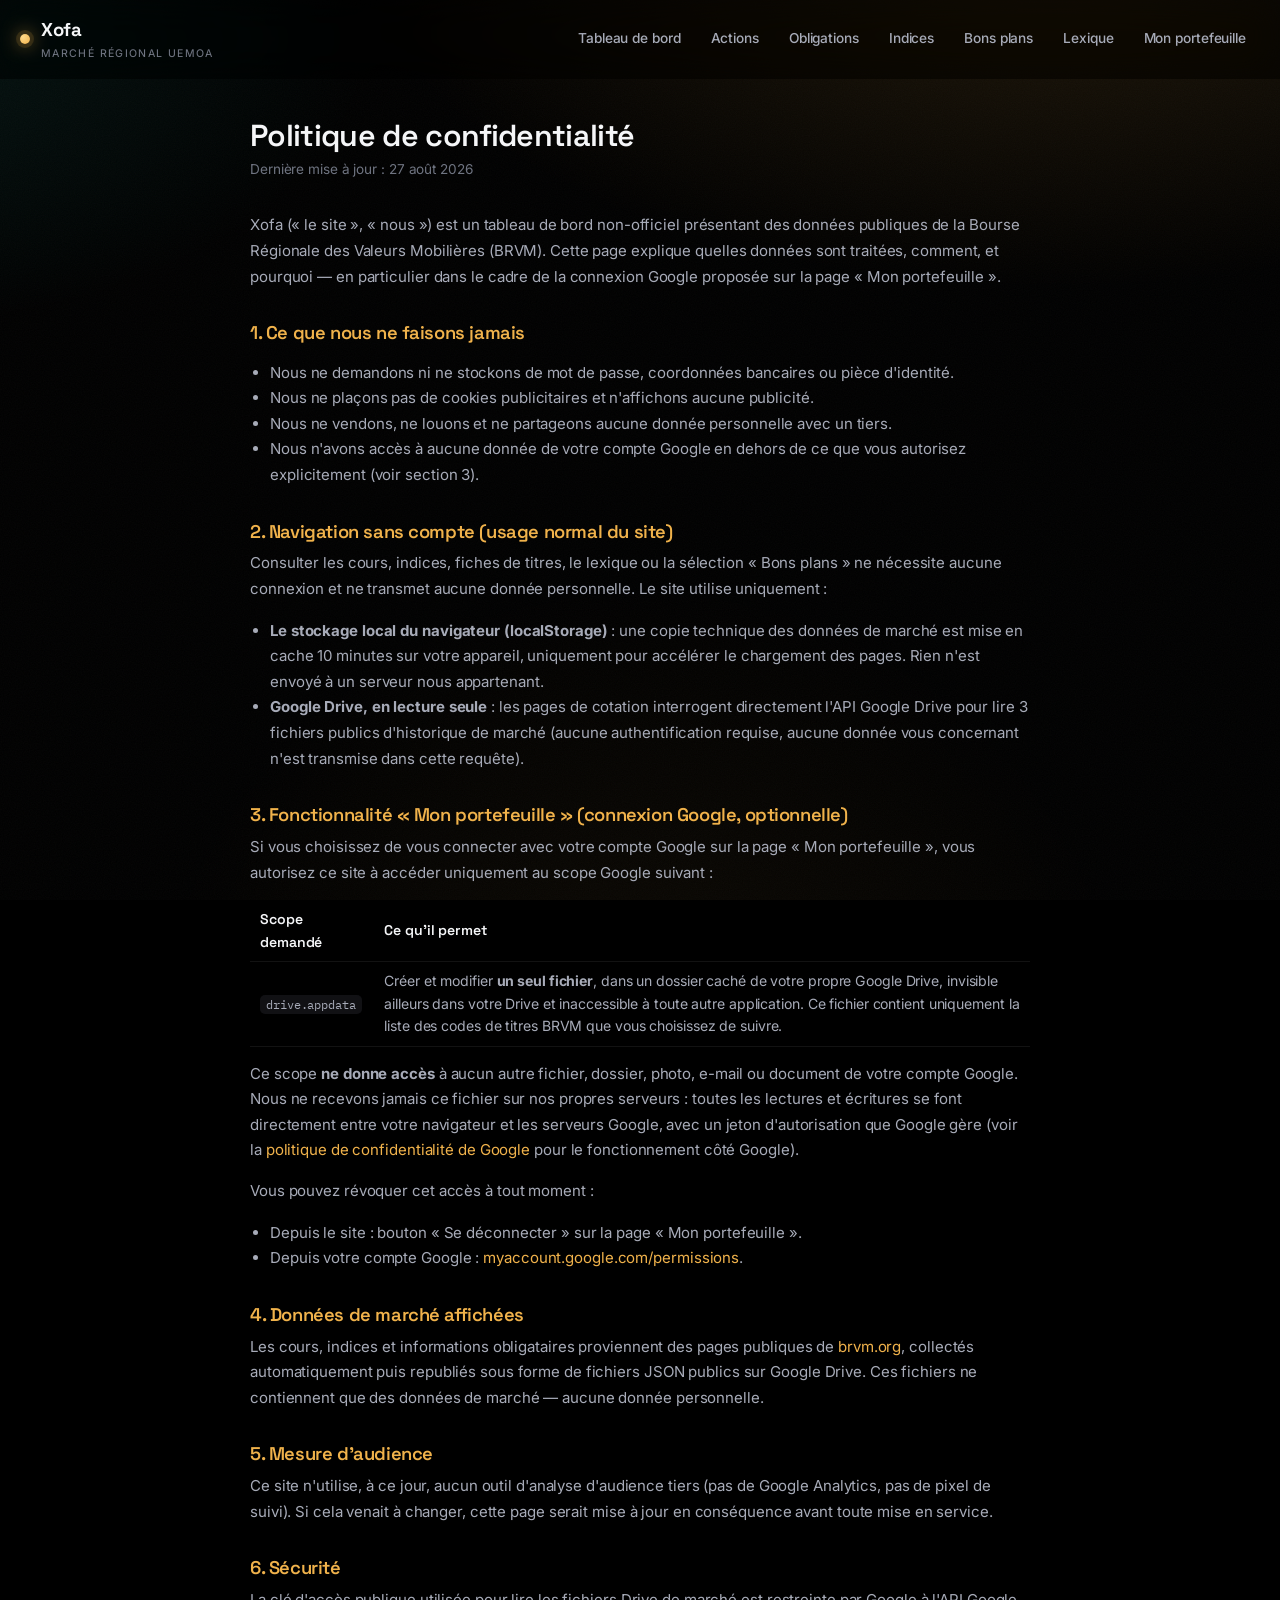
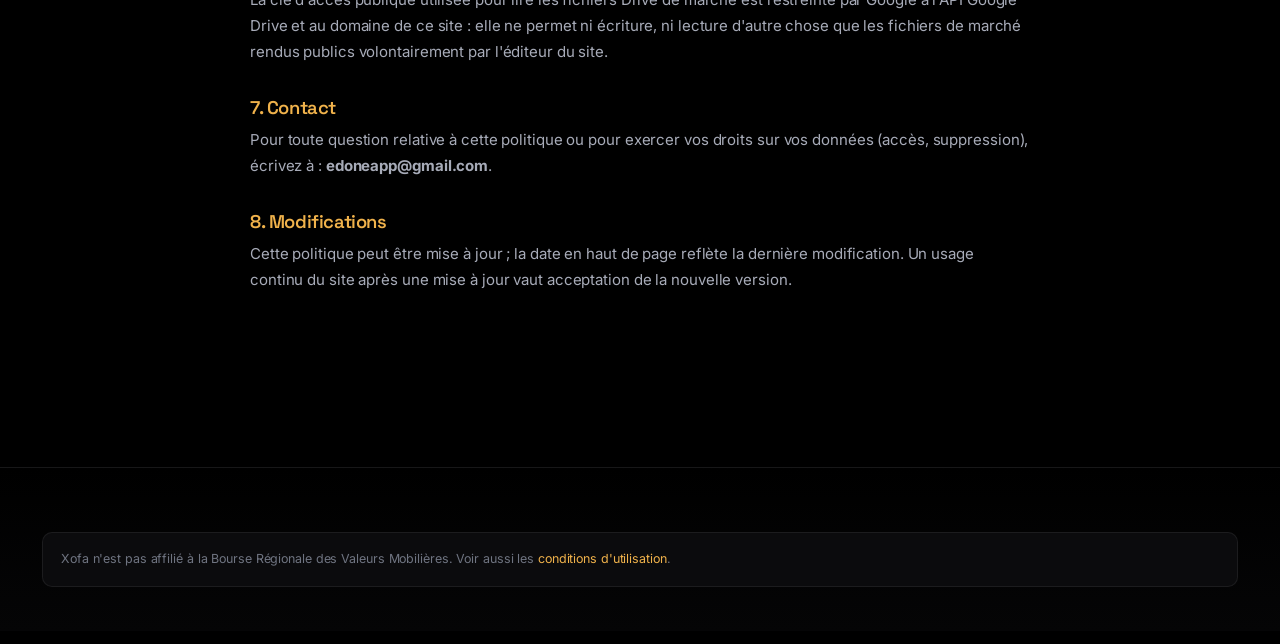
<file: politique-confidentialite.html>
<!DOCTYPE html>
<html lang="fr">
<head>
<meta charset="UTF-8">
<meta name="viewport" content="width=device-width, initial-scale=1.0">
<script>document.documentElement.classList.add("motion")</script>
<title>Politique de confidentialité — Xofa</title>
<link rel="preconnect" href="https://fonts.googleapis.com">
<link rel="preconnect" href="https://fonts.gstatic.com" crossorigin>
<link href="https://fonts.googleapis.com/css2?family=Space+Grotesk:wght@400;500;600;700&family=Inter:wght@400;450;500;600;700&family=IBM+Plex+Mono:wght@400;500;600&display=swap" rel="stylesheet">
<link rel="stylesheet" href="assets/style.css">
<style>
  .legal { max-width: 780px; margin: 0 auto; padding: 40px 0 80px; }
  .legal h1 { font-size: 1.9rem; margin-bottom: 6px; }
  .legal .updated { color: var(--muted); font-size: .85rem; margin-bottom: 32px; }
  .legal h2 { font-size: 1.15rem; margin-top: 34px; color: var(--gold); }
  .legal p, .legal li { color: var(--text-dim); font-size: .94rem; line-height: 1.7; }
  .legal ul { padding-left: 20px; }
  .legal table { width: 100%; border-collapse: collapse; margin: 14px 0; font-size: .88rem; }
  .legal th, .legal td { text-align: left; padding: 8px 10px; border-bottom: 1px solid var(--border); color: var(--text-dim); }
  .legal th { color: var(--text); font-family: var(--font-display); font-weight: 600; }
</style>
</head>
<body>

<header class="site-header">
  <div class="wrap topbar">
    <a href="index.html" class="brand"><span class="dot"></span><div>Xofa<small>Marché régional UEMOA</small></div></a>
    <button class="nav-toggle" type="button" aria-label="Ouvrir le menu" aria-expanded="false"><span></span></button>
    <nav class="nav">
      <a href="index.html" data-page="index.html">Tableau de bord</a>
      <a href="actions.html" data-page="actions.html">Actions</a>
      <a href="obligations.html" data-page="obligations.html">Obligations</a>
      <a href="indices.html" data-page="indices.html">Indices</a>
      <a href="bons-plans.html" data-page="bons-plans.html">Bons plans</a>
      <a href="lexique.html" data-page="lexique.html">Lexique</a>
      <a href="portefeuille.html" data-page="portefeuille.html">Mon portefeuille</a>
    </nav>
  </div>
</header>

<main class="wrap">
  <div class="legal">
    <h1>Politique de confidentialité</h1>
    <div class="updated">Dernière mise à jour : 27 août 2026</div>

    <p>Xofa (« le site », « nous ») est un tableau de bord non-officiel présentant des données
    publiques de la Bourse Régionale des Valeurs Mobilières (BRVM). Cette page explique quelles données
    sont traitées, comment, et pourquoi — en particulier dans le cadre de la connexion Google proposée sur
    la page « Mon portefeuille ».</p>

    <h2>1. Ce que nous ne faisons jamais</h2>
    <ul>
      <li>Nous ne demandons ni ne stockons de mot de passe, coordonnées bancaires ou pièce d'identité.</li>
      <li>Nous ne plaçons pas de cookies publicitaires et n'affichons aucune publicité.</li>
      <li>Nous ne vendons, ne louons et ne partageons aucune donnée personnelle avec un tiers.</li>
      <li>Nous n'avons accès à aucune donnée de votre compte Google en dehors de ce que vous autorisez
      explicitement (voir section 3).</li>
    </ul>

    <h2>2. Navigation sans compte (usage normal du site)</h2>
    <p>Consulter les cours, indices, fiches de titres, le lexique ou la sélection « Bons plans » ne
    nécessite aucune connexion et ne transmet aucune donnée personnelle. Le site utilise uniquement :</p>
    <ul>
      <li><b>Le stockage local du navigateur (localStorage)</b> : une copie technique des données de marché
      est mise en cache 10 minutes sur votre appareil, uniquement pour accélérer le chargement des pages.
      Rien n'est envoyé à un serveur nous appartenant.</li>
      <li><b>Google Drive, en lecture seule</b> : les pages de cotation interrogent directement l'API
      Google Drive pour lire 3 fichiers publics d'historique de marché (aucune authentification requise,
      aucune donnée vous concernant n'est transmise dans cette requête).</li>
    </ul>

    <h2>3. Fonctionnalité « Mon portefeuille » (connexion Google, optionnelle)</h2>
    <p>Si vous choisissez de vous connecter avec votre compte Google sur la page « Mon portefeuille »,
    vous autorisez ce site à accéder uniquement au scope Google suivant :</p>
    <table>
      <tr><th>Scope demandé</th><th>Ce qu'il permet</th></tr>
      <tr><td><code>drive.appdata</code></td><td>Créer et modifier <b>un seul fichier</b>, dans un dossier
      caché de votre propre Google Drive, invisible ailleurs dans votre Drive et inaccessible à toute autre
      application. Ce fichier contient uniquement la liste des codes de titres BRVM que vous choisissez de
      suivre.</td></tr>
    </table>
    <p>Ce scope <b>ne donne accès</b> à aucun autre fichier, dossier, photo, e-mail ou document de votre
    compte Google. Nous ne recevons jamais ce fichier sur nos propres serveurs : toutes les lectures et
    écritures se font directement entre votre navigateur et les serveurs Google, avec un jeton
    d'autorisation que Google gère (voir la <a href="https://policies.google.com/privacy" target="_blank"
    rel="noopener" style="color:var(--gold)">politique de confidentialité de Google</a> pour le
    fonctionnement côté Google).</p>
    <p>Vous pouvez révoquer cet accès à tout moment :</p>
    <ul>
      <li>Depuis le site : bouton « Se déconnecter » sur la page « Mon portefeuille ».</li>
      <li>Depuis votre compte Google : <a href="https://myaccount.google.com/permissions" target="_blank" rel="noopener" style="color:var(--gold)">myaccount.google.com/permissions</a>.</li>
    </ul>

    <h2>4. Données de marché affichées</h2>
    <p>Les cours, indices et informations obligataires proviennent des pages publiques de
    <a href="https://www.brvm.org" target="_blank" rel="noopener" style="color:var(--gold)">brvm.org</a>,
    collectés automatiquement puis republiés sous forme de fichiers JSON publics sur Google Drive. Ces
    fichiers ne contiennent que des données de marché — aucune donnée personnelle.</p>

    <h2>5. Mesure d'audience</h2>
    <p>Ce site n'utilise, à ce jour, aucun outil d'analyse d'audience tiers (pas de Google Analytics, pas de
    pixel de suivi). Si cela venait à changer, cette page serait mise à jour en conséquence avant toute
    mise en service.</p>

    <h2>6. Sécurité</h2>
    <p>La clé d'accès publique utilisée pour lire les fichiers Drive de marché est restreinte par Google à
    l'API Google Drive et au domaine de ce site : elle ne permet ni écriture, ni lecture d'autre chose que
    les fichiers de marché rendus publics volontairement par l'éditeur du site.</p>

    <h2>7. Contact</h2>
    <p>Pour toute question relative à cette politique ou pour exercer vos droits sur vos données (accès,
    suppression), écrivez à : <b>edoneapp@gmail.com</b>.</p>

    <h2>8. Modifications</h2>
    <p>Cette politique peut être mise à jour ; la date en haut de page reflète la dernière modification.
    Un usage continu du site après une mise à jour vaut acceptation de la nouvelle version.</p>
  </div>
</main>

<footer class="site-footer">
  <div class="wrap">
    <div class="disclaimer">Xofa n'est pas affilié à la Bourse Régionale des Valeurs Mobilières. Voir aussi les <a href="conditions-utilisation.html" style="color:var(--gold)">conditions d'utilisation</a>.</div>
  </div>
</footer>

<script src="assets/app.js"></script>
<script src="assets/motion.js" defer></script>
<script>BRVM.markActiveNav();</script>
</body>
</html>
</file>
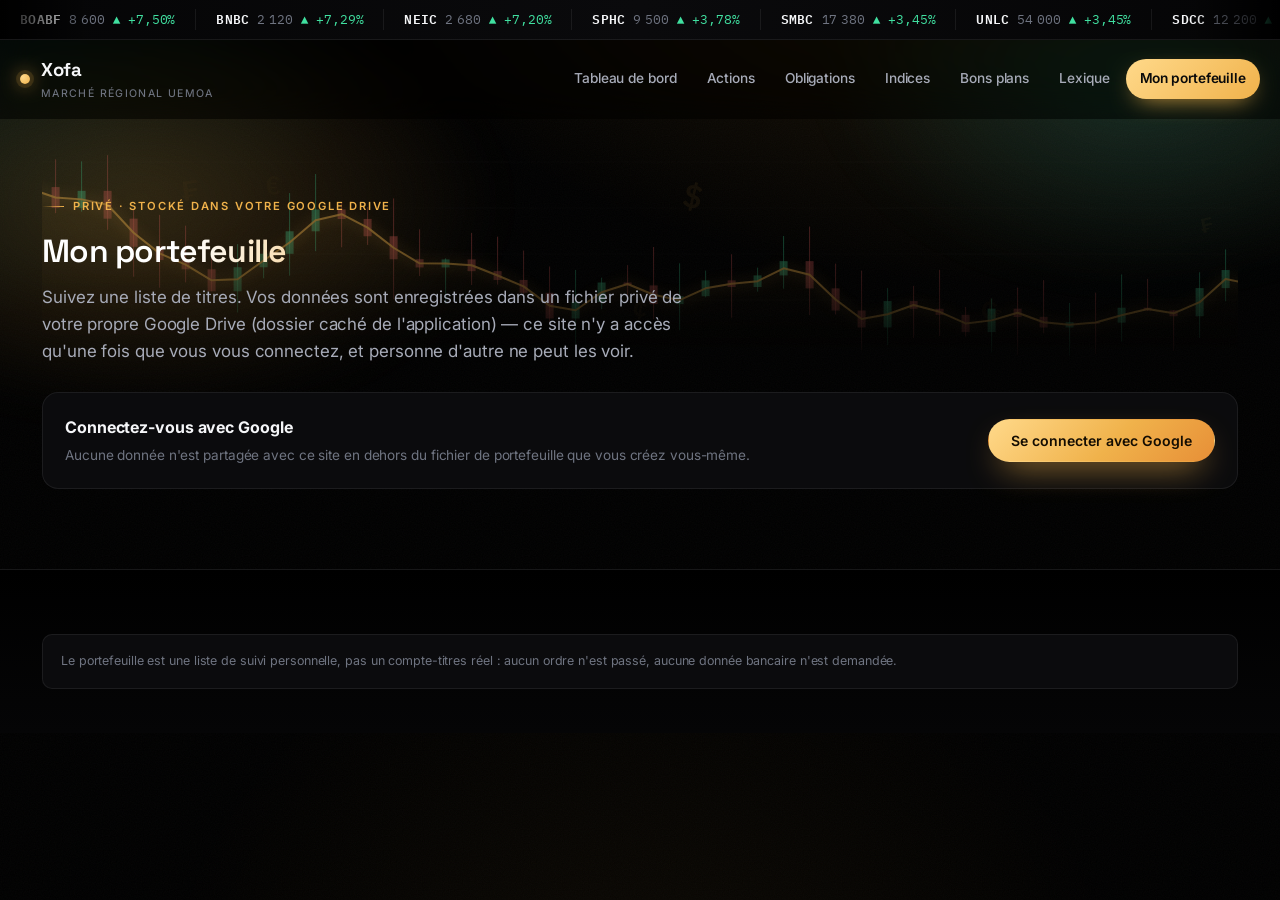
<file: portefeuille.html>
<!DOCTYPE html>
<html lang="fr">
<head>
<meta charset="UTF-8">
<meta name="viewport" content="width=device-width, initial-scale=1.0">
<script>document.documentElement.classList.add("motion")</script>
<title>Mon portefeuille — Xofa</title>
<link rel="preconnect" href="https://fonts.googleapis.com">
<link rel="preconnect" href="https://fonts.gstatic.com" crossorigin>
<link href="https://fonts.googleapis.com/css2?family=Space+Grotesk:wght@400;500;600;700&family=Inter:wght@400;450;500;600;700&family=IBM+Plex+Mono:wght@400;500;600&display=swap" rel="stylesheet">
<link rel="stylesheet" href="assets/style.css">
<script src="https://accounts.google.com/gsi/client" async defer></script>
</head>
<body>

<header class="site-header">
  <div class="ticker" id="ticker"><div class="ticker-track"><span class="ticker-item">Chargement…</span></div></div>
  <div class="wrap topbar">
    <a href="index.html" class="brand"><span class="dot"></span><div>Xofa<small>Marché régional UEMOA</small></div></a>
    <button class="nav-toggle" type="button" aria-label="Ouvrir le menu" aria-expanded="false"><span></span></button>
    <nav class="nav">
      <a href="index.html" data-page="index.html">Tableau de bord</a>
      <a href="actions.html" data-page="actions.html">Actions</a>
      <a href="obligations.html" data-page="obligations.html">Obligations</a>
      <a href="indices.html" data-page="indices.html">Indices</a>
      <a href="bons-plans.html" data-page="bons-plans.html">Bons plans</a>
      <a href="lexique.html" data-page="lexique.html">Lexique</a>
      <a href="portefeuille.html" data-page="portefeuille.html">Mon portefeuille</a>
    </nav>
  </div>
</header>

<main class="wrap">
  <div class="hero" style="padding-bottom:10px;">
    <div class="hero-bg" aria-hidden="true"></div>
    <span class="eyebrow" data-reveal style="--i:0">Privé · stocké dans VOTRE Google Drive</span>
    <h1 style="font-size:2rem;" data-reveal>Mon portefeuille</h1>
    <p class="lead" data-reveal style="--i:1">Suivez une liste de titres. Vos données sont enregistrées dans un fichier privé de votre propre Google Drive (dossier caché de l'application) — ce site n'y a accès qu'une fois que vous vous connectez, et personne d'autre ne peut les voir.</p>
  </div>

  <div id="authArea" class="card" data-reveal style="margin-bottom:24px;"></div>

  <div id="portfolioArea" style="display:none;">
    <div class="section-head">
      <h2>Ajouter un titre</h2>
    </div>
    <div class="filters" data-reveal>
      <select id="addSelect"></select>
      <button class="btn btn-primary" id="addBtn">+ Ajouter au portefeuille</button>
    </div>

    <div class="table-shell" style="margin-top:20px;">
      <table class="data">
        <thead><tr><th>Titre</th><th class="num">Cours</th><th class="num">Variation</th><th></th></tr></thead>
        <tbody id="portfolioBody"></tbody>
      </table>
    </div>
  </div>
</main>

<footer class="site-footer">
  <div class="wrap"><div class="disclaimer">Le portefeuille est une liste de suivi personnelle, pas un compte-titres réel : aucun ordre n'est passé, aucune donnée bancaire n'est demandée.</div></div>
</footer>

<script src="assets/config.js"></script>
<script src="assets/data-seed.js"></script>
<script src="assets/drive-client.js"></script>
<script src="assets/drive-portfolio.js"></script>
<script src="assets/app.js"></script>
<script src="assets/motion.js" defer></script>
<script>
BRVM.markActiveNav();
let ALL_DATA = null;

window.BRVM_DATA_READY.then(data => {
  ALL_DATA = data;
  const actions = BRVM.actionsAsArray(data);
  BRVM.renderTicker(document.getElementById('ticker'), actions.slice().sort((a,b)=>b.history.at(-1).variation-a.history.at(-1).variation));

  const addSelect = document.getElementById('addSelect');
  addSelect.innerHTML = actions.sort((a,b)=>a.code.localeCompare(b.code)).map(a => `<option value="${a.code}">${a.code} — ${a.nom}</option>`).join('');

  setupAuth();
});

function setupAuth() {
  const authArea = document.getElementById('authArea');
  if (!window.BRVM_CONFIG || !window.BRVM_CONFIG.OAUTH_CLIENT_ID) {
    authArea.innerHTML = `<div class="banner warn">⚠️ <div><b>Connexion Google non configurée.</b> Le propriétaire du site doit renseigner <code>OAUTH_CLIENT_ID</code> dans <code>assets/config.js</code> (voir README, section « Portefeuille personnel »).</div></div>`;
    return;
  }
  authArea.innerHTML = `<div style="display:flex;align-items:center;justify-content:space-between;gap:16px;flex-wrap:wrap;">
    <div><b>Connectez-vous avec Google</b><p style="color:var(--muted);margin:4px 0 0;font-size:.85rem;">Aucune donnée n'est partagée avec ce site en dehors du fichier de portefeuille que vous créez vous-même.</p></div>
    <button class="btn btn-primary" id="signInBtn">Se connecter avec Google</button>
  </div>`;

  const tryInit = () => {
    if (!window.google) { setTimeout(tryInit, 200); return; }
    DrivePortfolio.init(async (list) => {
      authArea.innerHTML = `<div style="display:flex;align-items:center;justify-content:space-between;">
        <span>✅ Connecté — portefeuille synchronisé avec votre Google Drive.</span>
        <button class="btn" id="signOutBtn">Se déconnecter</button>
      </div>`;
      document.getElementById('signOutBtn').addEventListener('click', () => { DrivePortfolio.signOut(); location.reload(); });
      document.getElementById('portfolioArea').style.display = 'block';
      renderPortfolio(list);
    });
    document.getElementById('signInBtn').addEventListener('click', () => DrivePortfolio.signIn());
  };
  tryInit();

  document.getElementById('addBtn').addEventListener('click', async () => {
    const code = document.getElementById('addSelect').value;
    const list = await DrivePortfolio.add({ code, type: 'action', addedAt: new Date().toISOString() });
    renderPortfolio(list);
  });
}

function renderPortfolio(list) {
  const body = document.getElementById('portfolioBody');
  if (!list.length) {
    body.innerHTML = `<tr><td colspan="4" style="padding:24px;text-align:center;color:var(--muted)">Votre portefeuille est vide — ajoutez un titre ci-dessus.</td></tr>`;
    return;
  }
  body.innerHTML = list.map(item => {
    const a = ALL_DATA.actions[item.code];
    if (!a) return '';
    const l = a.history.at(-1);
    return `<tr>
      <td onclick="location.href='detail.html?type=action&code=${item.code}'" style="cursor:pointer;"><span class="code-badge">${item.code}</span><br><span class="name-cell">${a.nom}</span></td>
      <td class="num">${BRVM.fmtNum(l.cours)}</td>
      <td class="num ${BRVM.pctClass(l.variation)}">${BRVM.arrow(l.variation)} ${BRVM.fmtPct(l.variation)}</td>
      <td><button class="btn" data-code="${item.code}" onclick="removeItem('${item.code}')">Retirer</button></td>
    </tr>`;
  }).join('');
}

async function removeItem(code) {
  const list = await DrivePortfolio.remove(code);
  renderPortfolio(list);
}
</script>
</body>
</html>
</file>
<file: assets/style.css>
/* ===========================================================
   BRVM Live — Design system v2  ·  « Black Edition »
   -----------------------------------------------------------
   Noir profond + or des comptoirs + turquoise lagune.
   Typo : Space Grotesk (titres / cotation),
          Inter (texte courant),
          IBM Plex Mono (chiffres, tabular-nums).
   Toutes les classes historiques sont conservées : le JavaScript
   des pages n'a pas changé, seule la peau est neuve.
   =========================================================== */

:root{
  /* fonds superposés — du plus profond au plus clair */
  --bg:            #000000;
  --bg-2:          #050506;
  --surface:       #0b0b0d;
  --surface-2:     #111114;
  --surface-3:     #17171c;

  /* bordures / filets */
  --border:        rgba(255, 255, 255, .07);
  --border-strong: rgba(255, 255, 255, .16);

  /* texte */
  --text:          #f5f6f8;
  --text-dim:      #a7abb8;
  --muted:         #6f7481;

  /* accents */
  --gold:          #f0b24b;
  --gold-2:        #e78f37;
  --gold-dim:      #93701f;
  --gold-soft:     rgba(240, 178, 75, .13);
  --lagoon:        #37d6c4;
  --lagoon-dim:    #1c7e72;
  --lagoon-soft:   rgba(55, 214, 196, .13);

  /* marché */
  --up:            #40e0a0;
  --down:          #ff6a6a;
  --nul:           #7c828f;

  /* formes */
  --radius:        16px;
  --radius-sm:     10px;
  --radius-lg:     22px;
  --shadow:        0 30px 80px -30px rgba(0, 0, 0, .8);
  --shadow-glow:   0 0 0 1px var(--border-strong), 0 24px 60px -24px rgba(240, 178, 75, .22);
  --ease:          cubic-bezier(.16, 1, .3, 1);

  /* typo */
  --font-display: 'Space Grotesk', 'Inter', system-ui, sans-serif;
  --font-body:    'Inter', system-ui, -apple-system, sans-serif;
  --font-mono:    'IBM Plex Mono', ui-monospace, monospace;
}

*{ box-sizing:border-box; }
html{ scroll-behavior:smooth; -webkit-text-size-adjust:100%; }

body{
  margin:0;
  min-height:100vh;
  background:var(--bg);
  color:var(--text);
  font-family:var(--font-body);
  font-size:16px;
  line-height:1.6;
  letter-spacing:-.006em;
  -webkit-font-smoothing:antialiased;
  text-rendering:optimizeLegibility;
  overflow-x:hidden;
}

/* halo lumineux fixe derrière tout le contenu */
body::before{
  content:"";
  position:fixed; inset:0; z-index:-2; pointer-events:none;
  background:
    radial-gradient(1200px 620px at 82% -8%, rgba(240,178,75,.14), transparent 60%),
    radial-gradient(1000px 560px at -12% 4%, rgba(55,214,196,.10), transparent 55%),
    radial-gradient(900px 900px at 50% 120%, rgba(240,178,75,.06), transparent 60%);
}
/* grain discret, premium, sans requête externe */
body::after{
  content:"";
  position:fixed; inset:0; z-index:-1; pointer-events:none; opacity:.035;
  background-image:url("data:image/svg+xml,%3Csvg xmlns='http://www.w3.org/2000/svg' width='140' height='140'%3E%3Cfilter id='n'%3E%3CfeTurbulence type='fractalNoise' baseFrequency='.85' numOctaves='2'/%3E%3C/filter%3E%3Crect width='100%25' height='100%25' filter='url(%23n)'/%3E%3C/svg%3E");
}

h1,h2,h3,h4{
  font-family:var(--font-display);
  font-weight:600;
  letter-spacing:-.022em;
  line-height:1.12;
  margin:0 0 .45em;
}
a{ color:inherit; text-decoration:none; }
p{ margin:0 0 1em; }
.mono, .num{ font-family:var(--font-mono); font-variant-numeric:tabular-nums; letter-spacing:-.01em; }
::selection{ background:var(--gold); color:#100c02; }

a:focus-visible, button:focus-visible, input:focus-visible, select:focus-visible{
  outline:2px solid var(--lagoon); outline-offset:3px; border-radius:6px;
}

/* ---------------- Reveal au scroll ----------------
   L'effet n'est armé que si JavaScript est actif (classe .js posée par
   app.js). Sans JS, ou si l'IntersectionObserver ne se déclenche pas,
   le contenu reste parfaitement visible : l'animation est un bonus,
   jamais un prérequis pour lire les données. */
html.js [data-reveal]{
  opacity:0;
  transform:translateY(26px);
  transition:opacity .7s var(--ease), transform .7s var(--ease);
  transition-delay:calc(var(--i, 0) * 70ms);
  will-change:opacity, transform;
}
html.js [data-reveal].is-visible{ opacity:1; transform:none; }

@media (prefers-reduced-motion: reduce){
  *{ animation-duration:.001ms !important; animation-iteration-count:1 !important; transition-duration:.001ms !important; scroll-behavior:auto !important; }
  [data-reveal]{ opacity:1 !important; transform:none !important; }
}

/* ---------------- Layout shell ---------------- */
.wrap{ max-width:1240px; margin:0 auto; padding:0 22px; }

.site-header{
  position:sticky; top:0; z-index:50;
  background:rgba(0,0,0,.55);
  backdrop-filter:blur(18px) saturate(160%);
  -webkit-backdrop-filter:blur(18px) saturate(160%);
  border-bottom:1px solid transparent;
  transition:background .3s var(--ease), border-color .3s var(--ease);
}
.site-header.scrolled{
  background:rgba(0,0,0,.82);
  border-bottom-color:var(--border);
}

.brand{ display:flex; align-items:center; gap:11px; font-family:var(--font-display); font-weight:700; font-size:1.16rem; letter-spacing:-.02em; }
.brand .dot{
  width:10px; height:10px; border-radius:50%;
  background:radial-gradient(circle at 30% 30%, #ffd98a, var(--gold));
  box-shadow:0 0 0 4px var(--gold-soft), 0 0 18px var(--gold);
  animation:beat 2.6s var(--ease) infinite;
}
@keyframes beat{ 0%,100%{ box-shadow:0 0 0 4px var(--gold-soft), 0 0 18px var(--gold); } 50%{ box-shadow:0 0 0 7px transparent, 0 0 26px var(--gold); } }
.brand small{ display:block; font-family:var(--font-body); font-weight:450; color:var(--muted); font-size:.66rem; letter-spacing:.13em; text-transform:uppercase; margin-top:1px; }

.topbar{ display:flex; align-items:center; justify-content:space-between; padding:15px 0; gap:16px; }

.nav{ display:flex; gap:2px; flex-wrap:wrap; }
.nav a{
  position:relative;
  padding:9px 14px; border-radius:999px;
  font-size:.855rem; font-weight:500; color:var(--text-dim);
  transition:color .18s var(--ease), background .18s var(--ease);
}
.nav a:hover{ color:var(--text); background:var(--surface-2); }
.nav a.active{
  color:#0a0a0a; font-weight:600;
  background:linear-gradient(135deg, #ffd98a, var(--gold));
  box-shadow:0 8px 24px -10px var(--gold);
}

/* Bouton menu mobile */
.nav-toggle{
  display:none;
  width:42px; height:42px; border-radius:12px;
  border:1px solid var(--border-strong); background:var(--surface-2);
  cursor:pointer; padding:0; position:relative;
}
.nav-toggle span, .nav-toggle span::before, .nav-toggle span::after{
  content:""; position:absolute; left:50%; width:18px; height:2px;
  background:var(--text); border-radius:2px; transform:translateX(-50%);
  transition:.25s var(--ease);
}
.nav-toggle span{ top:50%; margin-top:-1px; }
.nav-toggle span::before{ top:-6px; }
.nav-toggle span::after{ top:6px; }
body.nav-open .nav-toggle span{ background:transparent; }
body.nav-open .nav-toggle span::before{ top:0; transform:translateX(-50%) rotate(45deg); }
body.nav-open .nav-toggle span::after{ top:0; transform:translateX(-50%) rotate(-45deg); }

/* ---------------- Session pill ---------------- */
.session-pill{
  display:inline-flex; align-items:center; gap:9px;
  font-size:.76rem; color:var(--text-dim);
  background:var(--surface); border:1px solid var(--border);
  padding:7px 14px; border-radius:999px;
}
.session-pill .blink{
  width:7px; height:7px; border-radius:50%;
  background:var(--up); box-shadow:0 0 10px var(--up);
  animation:pulse 1.8s infinite;
}
@keyframes pulse{ 0%,100%{ opacity:1; transform:scale(1); } 50%{ opacity:.3; transform:scale(.7); } }

/* ---------------- Ticker (élément signature) ---------------- */
.ticker{
  background:linear-gradient(90deg, var(--bg-2), #0a0a0c 50%, var(--bg-2));
  border-bottom:1px solid var(--border);
  overflow:hidden; white-space:nowrap; position:relative;
}
.ticker::before, .ticker::after{
  content:""; position:absolute; top:0; bottom:0; width:90px; z-index:2; pointer-events:none;
}
.ticker::before{ left:0; background:linear-gradient(90deg, #000, transparent); }
.ticker::after{ right:0; background:linear-gradient(270deg, #000, transparent); }
.ticker-track{ display:inline-flex; align-items:center; padding:9px 0; animation:scroll-left 68s linear infinite; }
.ticker:hover .ticker-track{ animation-play-state:paused; }
@keyframes scroll-left{ from{ transform:translateX(0); } to{ transform:translateX(-50%); } }
.ticker-item{
  display:inline-flex; align-items:baseline; gap:8px;
  padding:0 20px; font-family:var(--font-mono); font-size:.8rem;
  border-right:1px solid var(--border);
}
.ticker-item .code{ color:var(--text); font-weight:600; letter-spacing:.02em; }
.ticker-item .px{ color:var(--muted); }
.up{ color:var(--up); } .down{ color:var(--down); } .nul{ color:var(--nul); }

/* ---------------- Hero ---------------- */
.hero{ position:relative; padding:70px 0 26px; isolation:isolate; }
.hero-bg{
  position:absolute; inset:-40% -20% auto; height:640px; z-index:-1; pointer-events:none;
  background:
    radial-gradient(520px 300px at 20% 30%, rgba(240,178,75,.20), transparent 70%),
    radial-gradient(460px 300px at 80% 10%, rgba(55,214,196,.16), transparent 70%);
  filter:blur(24px);
  animation:drift 18s ease-in-out infinite alternate;
}
@keyframes drift{ from{ transform:translate3d(-14px,0,0) scale(1); } to{ transform:translate3d(24px,22px,0) scale(1.08); } }

.eyebrow{
  display:inline-flex; align-items:center; gap:9px;
  font-size:.7rem; letter-spacing:.16em; text-transform:uppercase;
  color:var(--gold); font-weight:600; margin-bottom:18px;
}
.eyebrow::before{ content:""; width:22px; height:1px; background:linear-gradient(90deg, transparent, var(--gold)); }

.hero h1{
  font-size:clamp(2.1rem, 5vw, 3.6rem);
  max-width:17ch; font-weight:600;
  background:linear-gradient(100deg, #fff 20%, var(--gold) 55%, #fff 90%);
  background-size:200% auto;
  -webkit-background-clip:text; background-clip:text;
  color:transparent;
  animation:shine 8s linear infinite;
}
@keyframes shine{ to{ background-position:200% center; } }

.hero p.lead, p.lead{ color:var(--text-dim); max-width:62ch; font-size:1.06rem; }

/* ---------------- Board (tuiles chiffres clés) ---------------- */
.board{
  display:grid; grid-template-columns:repeat(auto-fit, minmax(220px, 1fr));
  gap:1px; background:var(--border);
  border:1px solid var(--border); border-radius:var(--radius);
  overflow:hidden; margin-top:32px; box-shadow:var(--shadow);
}
.board-cell{ background:var(--surface); padding:22px 24px; position:relative; transition:background .25s var(--ease); }
.board-cell::after{ content:""; position:absolute; left:0; top:0; bottom:0; width:2px; background:linear-gradient(var(--gold), var(--lagoon)); opacity:0; transition:opacity .25s var(--ease); }
.board-cell:hover{ background:var(--surface-2); }
.board-cell:hover::after{ opacity:1; }
.board-cell .label{ color:var(--muted); font-size:.7rem; text-transform:uppercase; letter-spacing:.1em; margin-bottom:10px; }
.board-cell .value{ font-family:var(--font-mono); font-size:1.9rem; font-weight:600; letter-spacing:-.02em; }
.board-cell .delta{ margin-top:8px; font-family:var(--font-mono); font-size:.84rem; display:flex; align-items:center; gap:6px; }

/* ---------------- Sections ---------------- */
.section{ padding:40px 0; }
.section-head{ display:flex; align-items:baseline; justify-content:space-between; gap:18px; margin-bottom:20px; flex-wrap:wrap; }
.section-head h2{ font-size:1.5rem; }
.section-head .desc{ color:var(--muted); font-size:.88rem; }
.section-head .desc a, a.gold-link{ color:var(--gold); }
.section-head .desc a:hover{ text-decoration:underline; }

/* ---------------- Cards ---------------- */
.card{
  background:var(--surface);
  border:1px solid var(--border);
  border-radius:var(--radius);
  padding:22px;
  transition:transform .3s var(--ease), border-color .3s var(--ease), box-shadow .3s var(--ease), background .3s var(--ease);
}
a.card:hover, .card-grid a.card:hover{
  transform:translateY(-4px);
  border-color:var(--border-strong);
  box-shadow:var(--shadow-glow);
  background:var(--surface-2);
}
.card-grid{ display:grid; grid-template-columns:repeat(auto-fit, minmax(280px, 1fr)); gap:18px; }

/* ---------------- Tables ---------------- */
.table-shell{
  background:var(--surface); border:1px solid var(--border); border-radius:var(--radius);
  overflow-x:auto; overflow-y:hidden; -webkit-overflow-scrolling:touch; position:relative;
  box-shadow:var(--shadow);
}
table.data{ width:100%; min-width:560px; border-collapse:collapse; font-size:.87rem; }
table.data thead th{
  text-align:left; padding:14px 16px;
  background:var(--surface-2); color:var(--muted);
  font-weight:600; font-size:.68rem; text-transform:uppercase; letter-spacing:.08em;
  cursor:pointer; user-select:none; white-space:nowrap;
  position:sticky; top:0; z-index:1;
  transition:color .15s var(--ease);
}
table.data thead th:hover{ color:var(--text); }
table.data thead th .arrow{ opacity:.5; margin-left:5px; color:var(--gold); }
table.data tbody td{ padding:13px 16px; border-top:1px solid var(--border); white-space:nowrap; }
table.data tbody tr{ transition:background .14s var(--ease); cursor:pointer; }
table.data tbody tr:hover{ background:var(--surface-2); }
table.data td.num, table.data th.num{ text-align:right; font-family:var(--font-mono); }

table.data th:first-child, table.data td:first-child{
  position:sticky; left:0; z-index:2; background:var(--surface);
  box-shadow:8px 0 14px -10px rgba(0,0,0,.7);
}
table.data thead th:first-child{ z-index:3; background:var(--surface-2); }
table.data tbody tr:hover td:first-child{ background:var(--surface-2); }

.table-shell::after{
  content:"→"; position:sticky; top:0; right:0; float:right;
  display:flex; align-items:center; justify-content:center;
  width:28px; height:100%; min-height:48px; color:var(--gold);
  background:linear-gradient(90deg, transparent, var(--surface) 70%);
  pointer-events:none; font-size:.9rem;
}
.table-shell.at-end::after{ display:none; }

.name-cell{ color:var(--text-dim); font-size:.82rem; max-width:260px; overflow:hidden; text-overflow:ellipsis; }
.code-badge{ font-family:var(--font-mono); font-weight:600; color:var(--gold); letter-spacing:.03em; }

.list-shell{ background:var(--surface); border:1px solid var(--border); border-radius:var(--radius); overflow:hidden; box-shadow:var(--shadow); }

/* ---------------- Cartes mobiles ---------------- */
.mobile-cards{ display:none; }
.row-card{ background:var(--surface); border:1px solid var(--border); border-radius:var(--radius); padding:18px; display:block; }
.row-card:hover{ border-color:var(--border-strong); }
.row-card-head{ display:flex; justify-content:space-between; align-items:flex-start; gap:10px; }
.row-card-title{ color:var(--text-dim); font-size:.82rem; margin-top:3px; }
.row-card-price{ font-family:var(--font-mono); font-size:1.4rem; font-weight:600; margin-top:12px; }
.row-card-extras{ display:grid; grid-template-columns:1fr 1fr; gap:9px 16px; margin-top:14px; padding-top:14px; border-top:1px solid var(--border); }
.row-card-extras .field{ display:flex; flex-direction:column; gap:2px; }
.row-card-extras .field .l{ color:var(--muted); font-size:.66rem; text-transform:uppercase; letter-spacing:.06em; }
.row-card-extras .field .v{ font-family:var(--font-mono); font-size:.86rem; }

/* ---------------- Filtres ---------------- */
.filters{ display:flex; gap:11px; flex-wrap:wrap; margin-bottom:20px; align-items:center; }
.filters input[type=search], .filters select{
  background:var(--surface); border:1px solid var(--border-strong); color:var(--text);
  padding:11px 15px; border-radius:var(--radius-sm); font-family:var(--font-body); font-size:.87rem; min-width:200px;
  transition:border-color .2s var(--ease), box-shadow .2s var(--ease);
}
.filters input[type=search]::placeholder{ color:var(--muted); }
.filters input[type=search]:focus, .filters select:focus{
  outline:none; border-color:var(--gold);
  box-shadow:0 0 0 4px var(--gold-soft);
}
.chip{
  padding:8px 15px; border-radius:999px;
  border:1px solid var(--border-strong); font-size:.8rem; font-weight:500;
  color:var(--text-dim); cursor:pointer; background:transparent;
  transition:.18s var(--ease);
}
.chip:hover{ color:var(--text); border-color:var(--text-dim); }
.chip.active{
  background:linear-gradient(135deg, #ffd98a, var(--gold));
  color:#0a0a0a; border-color:transparent; font-weight:600;
  box-shadow:0 8px 22px -12px var(--gold);
}

/* ---------------- Tags ---------------- */
.tag{ display:inline-block; padding:4px 10px; border-radius:999px; font-size:.66rem; font-weight:600; letter-spacing:.04em; text-transform:uppercase; }
.tag-up{ background:rgba(64,224,160,.15); color:var(--up); }
.tag-down{ background:rgba(255,106,106,.15); color:var(--down); }
.tag-nul{ background:rgba(124,135,163,.14); color:var(--nul); }
.tag-gold{ background:var(--gold-soft); color:var(--gold); }
.tag-lagoon{ background:var(--lagoon-soft); color:var(--lagoon); }

/* ---------------- Boutons ---------------- */
.btn{
  display:inline-flex; align-items:center; gap:9px;
  padding:12px 22px; border-radius:999px;
  font-weight:600; font-size:.88rem; font-family:var(--font-body);
  border:1px solid var(--border-strong); background:var(--surface-2); color:var(--text);
  cursor:pointer; transition:.2s var(--ease); position:relative; overflow:hidden;
}
.btn:hover{ border-color:var(--gold); color:var(--gold); transform:translateY(-2px); }
.btn-primary{
  background:linear-gradient(135deg, #ffd98a, var(--gold) 55%, var(--gold-2));
  color:#140d02; border-color:transparent;
  box-shadow:0 14px 34px -14px var(--gold);
}
.btn-primary::after{
  content:""; position:absolute; inset:0;
  background:linear-gradient(110deg, transparent 30%, rgba(255,255,255,.55) 50%, transparent 70%);
  transform:translateX(-120%); transition:transform .6s var(--ease);
}
.btn-primary:hover{ color:#140d02; transform:translateY(-2px); filter:brightness(1.04); }
.btn-primary:hover::after{ transform:translateX(120%); }
.btn-ghost{ background:transparent; }

/* ---------------- Footer ---------------- */
.site-footer{ border-top:1px solid var(--border); margin-top:80px; padding:44px 0; color:var(--muted); font-size:.82rem; background:linear-gradient(var(--bg), var(--bg-2)); }
.site-footer a{ color:var(--text-dim); transition:color .18s var(--ease); }
.site-footer a:hover{ color:var(--gold); }
.foot-grid{ display:grid; grid-template-columns:2fr 1fr 1fr; gap:28px; margin-bottom:28px; }
.foot-grid b{ display:inline-block; margin-bottom:8px; }
.foot-grid a{ line-height:2; }
.disclaimer{ background:var(--surface); border:1px solid var(--border); border-radius:var(--radius-sm); padding:16px 18px; font-size:.78rem; color:var(--muted); margin-top:20px; line-height:1.65; }

/* ---------------- Bannières ---------------- */
.banner{
  display:flex; gap:13px; align-items:flex-start;
  padding:16px 18px; border-radius:var(--radius-sm);
  border:1px solid var(--border-strong); background:var(--surface-2);
  font-size:.85rem; color:var(--text-dim); margin-bottom:22px; line-height:1.6;
}
.banner.warn{ border-color:rgba(240,178,75,.42); background:linear-gradient(var(--surface-2), rgba(240,178,75,.05)); }
.banner b{ color:var(--text); }

/* ---------------- Detail ---------------- */
.detail-hero{ display:flex; align-items:flex-end; justify-content:space-between; gap:26px; flex-wrap:wrap; padding:44px 0 10px; }
.detail-hero .code-big{ font-family:var(--font-mono); font-size:.9rem; color:var(--gold); letter-spacing:.08em; }
.detail-hero h1{ font-size:clamp(1.7rem, 3.6vw, 2.6rem); margin-top:8px; }
.detail-price{ text-align:right; }
.detail-price .px{ font-family:var(--font-mono); font-size:2.7rem; font-weight:700; letter-spacing:-.02em; }

.metric-grid{
  display:grid; grid-template-columns:repeat(auto-fit, minmax(165px, 1fr));
  gap:1px; background:var(--border);
  border:1px solid var(--border); border-radius:var(--radius); overflow:hidden;
  box-shadow:var(--shadow);
}
.metric-cell{ background:var(--surface); padding:18px 20px; transition:background .2s var(--ease); }
.metric-cell:hover{ background:var(--surface-2); }
.metric-cell .l{ color:var(--muted); font-size:.66rem; text-transform:uppercase; letter-spacing:.07em; margin-bottom:8px; }
.metric-cell .v{ font-family:var(--font-mono); font-size:1.16rem; font-weight:600; }

.chart-shell{ background:var(--surface); border:1px solid var(--border); border-radius:var(--radius); padding:22px; overflow:hidden; box-shadow:var(--shadow); }
.chart-shell canvas{ width:100%; max-height:280px; display:block; touch-action:pan-y; }
.chart-note{ color:var(--muted); font-size:.78rem; margin-top:12px; }

/* ---------------- Lexique ---------------- */
.glossary-grid{ display:grid; grid-template-columns:repeat(auto-fit, minmax(300px, 1fr)); gap:16px; }
.glossary-item{
  background:var(--surface); border:1px solid var(--border);
  border-radius:var(--radius); padding:18px 20px;
  transition:transform .25s var(--ease), border-color .25s var(--ease);
}
.glossary-item:hover{ transform:translateY(-3px); border-color:var(--border-strong); }
.glossary-item dt{ font-family:var(--font-display); font-weight:600; color:var(--gold); margin-bottom:7px; }
.glossary-item dd{ margin:0; color:var(--text-dim); font-size:.9rem; }

/* ---------------- Bons plans ---------------- */
.score-row{ display:grid; grid-template-columns:46px 1fr auto auto; gap:16px; align-items:center; padding:16px 18px; border-top:1px solid var(--border); transition:background .15s var(--ease); }
.score-row:first-child{ border-top:none; }
.score-row:hover{ background:var(--surface-2); }
.rank{ font-family:var(--font-mono); color:var(--muted); font-size:.95rem; }
.score-bar-track{ height:7px; background:var(--surface-3); border-radius:99px; overflow:hidden; margin-top:8px; }
.score-bar-fill{
  height:100%; border-radius:99px;
  background:linear-gradient(90deg, var(--lagoon), var(--gold));
  box-shadow:0 0 12px -2px var(--gold);
  transition:width 1s var(--ease);
}

/* ---------------- Pages légales ---------------- */
.legal{ max-width:780px; margin:0 auto; padding:44px 0 90px; }
.legal h1{ font-size:2rem; margin-bottom:8px; }
.legal .updated{ color:var(--muted); font-size:.85rem; margin-bottom:34px; }
.legal h2{ font-size:1.18rem; margin-top:38px; color:var(--gold); }
.legal p, .legal li{ color:var(--text-dim); font-size:.94rem; line-height:1.75; }
.legal ul{ padding-left:22px; }
.legal a{ color:var(--gold); }
.legal table{ width:100%; border-collapse:collapse; margin:16px 0; font-size:.88rem; }
.legal th, .legal td{ text-align:left; padding:10px 12px; border-bottom:1px solid var(--border); color:var(--text-dim); }
.legal th{ color:var(--text); font-family:var(--font-display); font-weight:600; }
.legal code{ background:var(--surface-2); padding:2px 6px; border-radius:5px; font-family:var(--font-mono); font-size:.85em; }

/* ---------------- Responsive ---------------- */
@media (max-width: 880px){
  .nav-toggle{ display:inline-flex; align-items:center; justify-content:center; }
  .topbar{ flex-wrap:nowrap; }
  .nav{
    position:fixed; top:0; right:0; bottom:0; left:auto;
    width:min(82vw, 320px); height:100vh;
    flex-direction:column; flex-wrap:nowrap; gap:6px; align-items:stretch;
    padding:88px 20px 30px;
    background:var(--surface); border-left:1px solid var(--border);
    transform:translateX(101%); transition:transform .35s var(--ease);
    z-index:45; overflow-y:auto;
  }
  body.nav-open .nav{ transform:translateX(0); box-shadow:-40px 0 80px -20px rgba(0,0,0,.7); }
  .nav a{ padding:13px 16px; font-size:.95rem; border-radius:12px; }
  body.nav-open::after{
    content:""; position:fixed; inset:0; background:rgba(0,0,0,.6);
    backdrop-filter:blur(2px); z-index:44;
  }
}

@media (max-width: 720px){
  .foot-grid{ grid-template-columns:1fr; }
  .name-cell{ max-width:150px; }
  .detail-hero{ flex-direction:column; align-items:flex-start; }
  .detail-price{ text-align:left; }
  .hero{ padding:44px 0 16px; }
  .board{ grid-template-columns:1fr 1fr; }
  .board-cell .value{ font-size:1.45rem; }

  .table-shell{ display:none; }
  .mobile-cards{ display:grid; grid-template-columns:1fr; gap:13px; }

  .score-row{ grid-template-columns:1fr auto; row-gap:9px; }
  .score-row .rank{ grid-column:1; }
  .score-row > div:nth-child(2){ grid-column:1 / -1; order:3; }
  .score-row .num:nth-child(3){ order:1; text-align:left; }
  .score-row .num:last-child{ order:2; }
}

@media (max-width: 420px){
  .board{ grid-template-columns:1fr; }
  .wrap{ padding:0 16px; }
}

/* ===================================================================
   MOTION LAYER  —  activé uniquement sous <html class="motion">
   (posé par motion.js). Sans JS : rien de tout ceci ne s'applique,
   le site reste entièrement lisible et navigable.
   =================================================================== */

/* --- Entrée de page --- */
html.motion main.wrap{ animation:pageEnter .8s var(--ease) both; }
@keyframes pageEnter{ from{ opacity:0; transform:translateY(20px); } to{ opacity:1; transform:none; } }
html.motion .site-header{ animation:fadeDown .55s var(--ease) both; }
@keyframes fadeDown{ from{ opacity:0; transform:translateY(-14px); } to{ opacity:1; transform:none; } }
html.motion .site-footer{ animation:fadeUp .6s var(--ease) both; }
@keyframes fadeUp{ from{ opacity:0; transform:translateY(16px); } to{ opacity:1; transform:none; } }

/* --- Fond animé (mesh qui respire) --- */
html.motion body::before{ animation:meshBreathe 26s ease-in-out infinite alternate; }
@keyframes meshBreathe{
  0%{ transform:translate3d(0,0,0) scale(1); }
  100%{ transform:translate3d(2%,-1.5%,0) scale(1.12); }
}

/* --- Rideau de transition entre pages --- */
.page-transition{ position:fixed; inset:0; z-index:9999; pointer-events:none; display:grid; place-items:center; }
.page-transition .pt-fill{
  position:absolute; inset:0;
  background:linear-gradient(125deg,#000 0%,#0b0b0f 55%,#000 100%);
  clip-path:inset(0 0 100% 0);
  transition:clip-path .5s var(--ease);
}
.page-transition .pt-fill-b{
  background:linear-gradient(125deg,var(--gold-2),var(--gold));
  transition:clip-path .5s var(--ease) .06s;
}
.page-transition .pt-logo{
  opacity:0; transform:scale(.7) rotate(-12deg);
  transition:opacity .35s var(--ease), transform .5s var(--ease);
  filter:drop-shadow(0 10px 30px rgba(240,178,75,.45));
}
.page-transition .pt-ring{ transform-origin:60px 60px; animation:spin 9s linear infinite; }
@keyframes spin{ to{ transform:rotate(360deg); } }

.page-transition.is-cover{ pointer-events:all; }
.page-transition.is-cover .pt-fill{ clip-path:inset(0 0 0 0); }
.page-transition.is-cover .pt-logo{ opacity:1; transform:scale(1) rotate(0); }

.page-transition.is-reveal .pt-fill{ clip-path:inset(100% 0 0 0); transition-duration:.55s; }
.page-transition.is-reveal .pt-fill-b{ transition-delay:0s; }
.page-transition.is-reveal .pt-logo{ opacity:0; transform:scale(1.15); }

/* --- Canvas « marché en direct » derrière le hero --- */
.hero-canvas{
  position:absolute; inset:0; width:100%; height:100%;
  z-index:-1; pointer-events:none; opacity:.5;
  -webkit-mask-image:linear-gradient(180deg,#000 45%,transparent 92%);
  mask-image:linear-gradient(180deg,#000 45%,transparent 92%);
}
@media (max-width:720px){ .hero-canvas{ opacity:.26; } }

/* --- Spotlight curseur sur les cartes --- */
html.motion .spotlight{ position:relative; }
html.motion .spotlight::before{
  content:""; position:absolute; inset:0; border-radius:inherit;
  background:radial-gradient(260px circle at var(--mx,50%) var(--my,50%), rgba(240,178,75,.16), transparent 62%);
  opacity:0; transition:opacity .35s var(--ease); pointer-events:none;
}
html.motion .spotlight:hover::before{ opacity:1; }

/* --- Boutons magnétiques --- */
html.motion .btn{ transition:transform .22s var(--ease), border-color .2s var(--ease), color .2s var(--ease), background .2s var(--ease), filter .2s var(--ease); }

/* --- Logo animé (marque en-tête) --- */
html.motion .brand .dot{ position:relative; }
html.motion .brand:hover .dot{ animation:beat 1.1s var(--ease) infinite; }

/* --- Séparateurs animés sous les titres de section --- */
html.motion .section-head h2{ position:relative; }
html.motion .section-head h2::after{
  content:""; position:absolute; left:0; bottom:-8px; height:2px; width:0;
  background:linear-gradient(90deg,var(--gold),transparent);
  animation:growLine .9s var(--ease) .2s forwards;
}
@keyframes growLine{ to{ width:64px; } }

@media (prefers-reduced-motion: reduce){
  html.motion main.wrap,
  html.motion .site-header,
  html.motion .site-footer,
  html.motion .section-head h2::after,
  html.motion body::before{ animation:none !important; }
  .page-transition{ display:none !important; }
  .hero-canvas{ display:none !important; }
}
</file>
